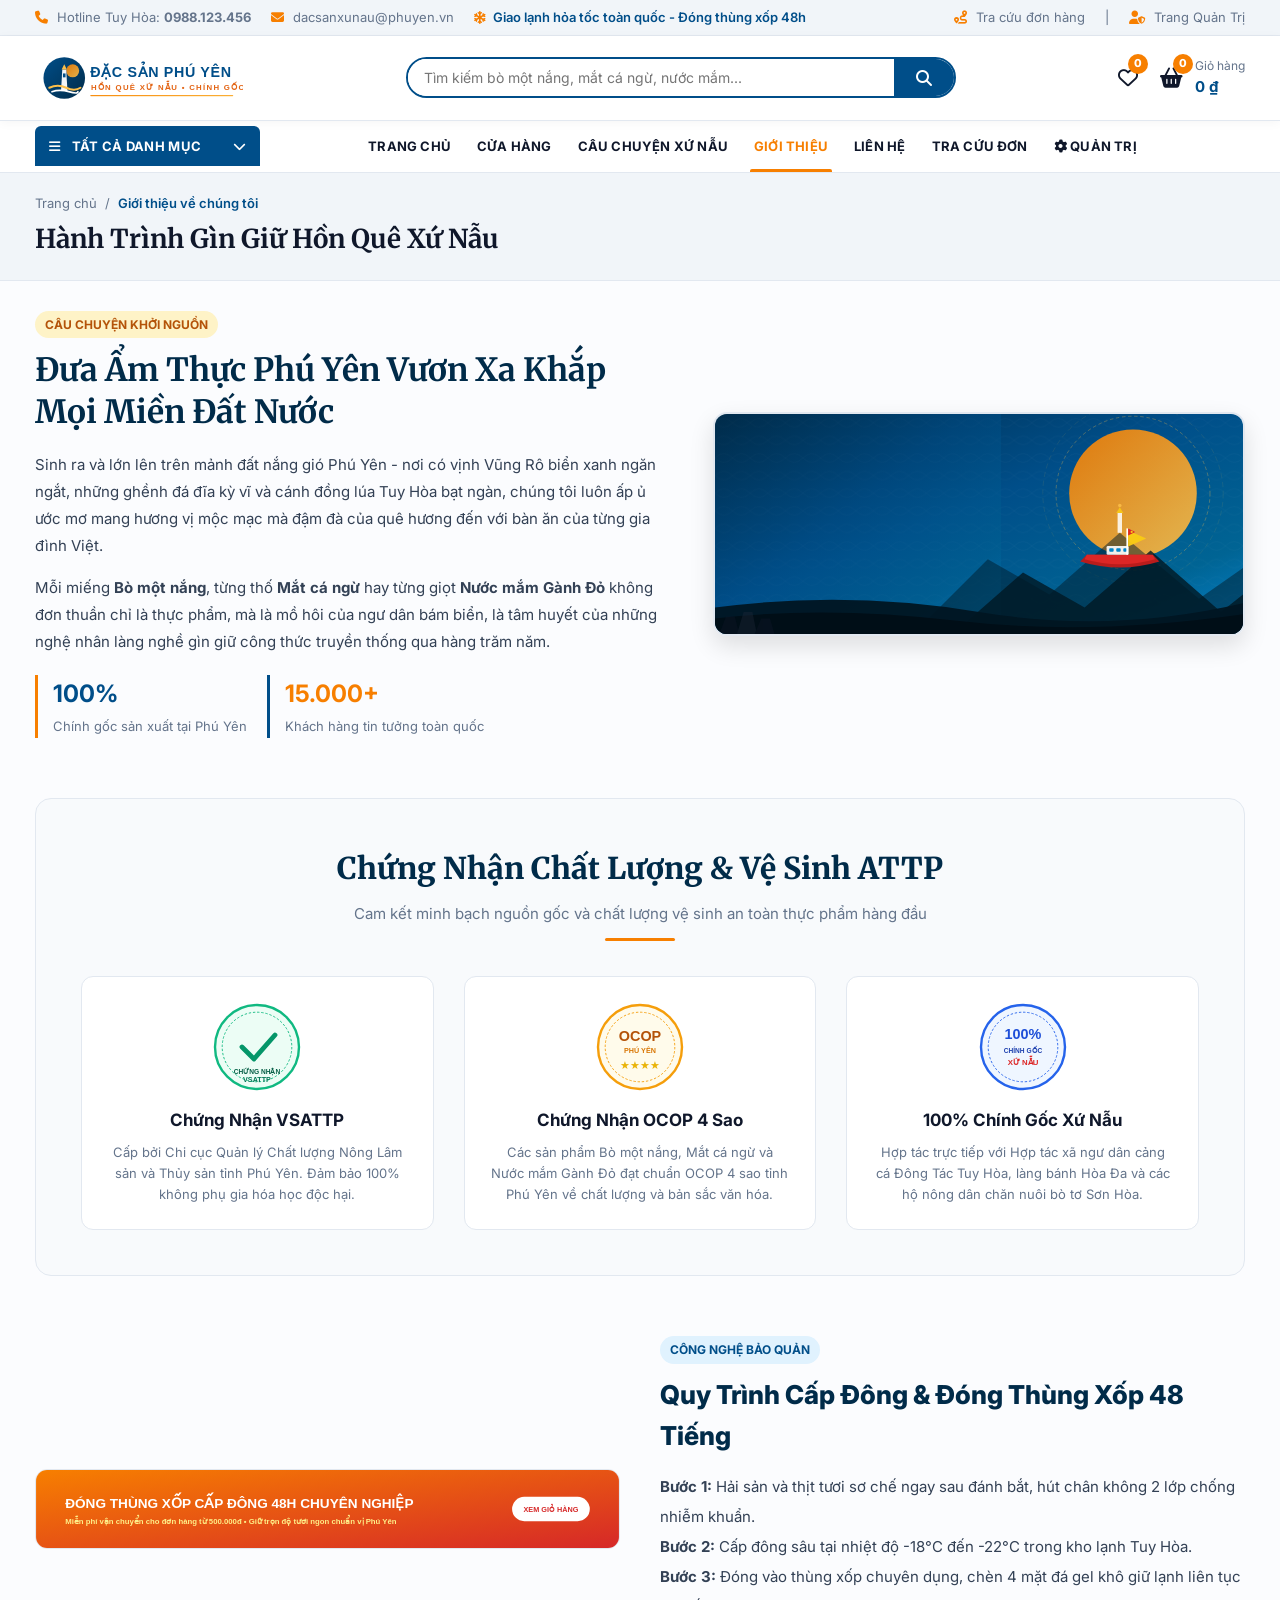
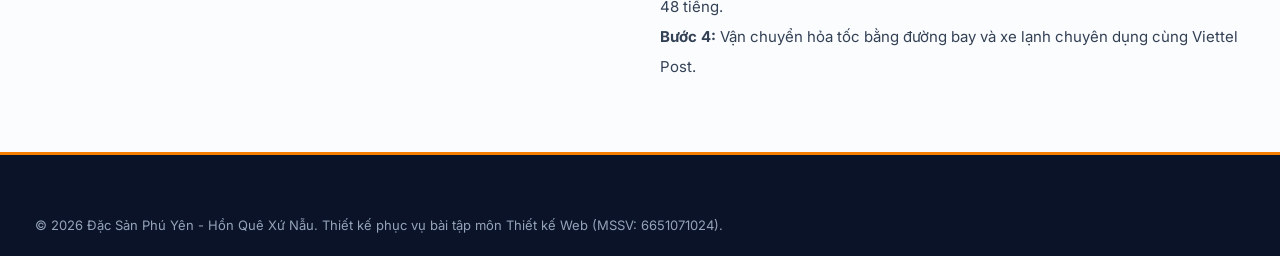
<file: about.html>
<!DOCTYPE html>
<html lang="vi">
<head>
  <meta charset="UTF-8">
  <meta name="viewport" content="width=device-width, initial-scale=1.0">
  <title>Về Chúng Tôi | Thương Hiệu Đặc Sản Phú Yên</title>
  <meta name="description" content="Hành trình giữ gìn và phát triển đặc sản xứ Nẫu Phú Yên. Chứng nhận VSATTP, OCOP 4 sao và sứ mệnh mang hương vị miền Trung đến mọi miền Tổ quốc.">
  <link rel="icon" type="image/svg+xml" href="Images/logo.svg">
  <link rel="preconnect" href="https://fonts.googleapis.com">
  <link rel="preconnect" href="https://fonts.gstatic.com" crossorigin>
  <link href="https://fonts.googleapis.com/css2?family=Inter:wght@400;500;600;700;800;900&family=Merriweather:ital,wght@0,700;0,900;1,400&display=swap" rel="stylesheet">
  <link rel="stylesheet" href="https://cdnjs.cloudflare.com/ajax/libs/font-awesome/6.4.2/css/all.min.css">
  <link rel="stylesheet" href="Styles/style.css">
  <link rel="stylesheet" href="Styles/responsive.css">
</head>
<body>

  <!-- TOP BAR -->
  <header class="top-bar">
    <div class="container">
      <div class="top-bar-left">
        <span><i class="fa-solid fa-phone"></i> Hotline Tuy Hòa: <strong>0988.123.456</strong></span>
        <span><i class="fa-solid fa-envelope"></i> dacsanxunau@phuyen.vn</span>
        <span class="top-bar-highlight"><i class="fa-solid fa-snowflake"></i> Giao lạnh hỏa tốc toàn quốc - Đóng thùng xốp 48h</span>
      </div>
      <div class="top-bar-right">
        <a href="order-tracking.html"><i class="fa-solid fa-route"></i> Tra cứu đơn hàng</a>
        <span>|</span>
        <a href="admin.html"><i class="fa-solid fa-user-shield"></i> Trang Quản Trị</a>
      </div>
    </div>
  </header>

  <!-- MAIN HEADER -->
  <div class="main-header">
    <div class="container">
      <div class="logo">
        <a href="index.html">
          <img src="Images/logo.svg" alt="Đặc Sản Phú Yên - Hồn Quê Xứ Nẫu">
        </a>
      </div>

      <div class="header-search">
        <form class="search-form" id="headerSearchForm">
          <input type="text" class="search-input" id="searchInput" placeholder="Tìm kiếm bò một nắng, mắt cá ngừ, nước mắm..." autocomplete="off">
          <button type="submit" class="search-btn"><i class="fa-solid fa-magnifying-glass"></i></button>
        </form>
        <div class="search-suggest" id="searchSuggestBox"></div>
      </div>

      <div class="header-actions">
        <a href="shop.html" class="action-item"><i class="fa-regular fa-heart"></i><span class="badge-count wishlist-badge-count">0</span></a>
        <a href="cart.html" class="cart-widget">
          <div class="action-item"><i class="fa-solid fa-basket-shopping"></i><span class="badge-count cart-badge-count">0</span></div>
          <div class="cart-info"><span>Giỏ hàng</span><span class="cart-total-price">0 đ</span></div>
        </a>
        <button class="mobile-menu-btn" id="mobileMenuBtn"><i class="fa-solid fa-bars"></i></button>
      </div>
    </div>
  </div>

  <!-- NAVIGATION BAR -->
  <nav class="main-nav">
    <div class="container">
      <div class="dept-menu">
        <button class="dept-btn" id="deptBtn">
          <span><i class="fa-solid fa-bars"></i> TẤT CẢ DANH MỤC</span>
          <i class="fa-solid fa-chevron-down"></i>
        </button>
        <ul class="dept-dropdown" id="deptDropdown">
          <li><a href="shop.html?cat=hai-san"><i class="fa-solid fa-fish"></i> Hải sản đặc trưng Phú Yên</a></li>
          <li><a href="shop.html?cat=thit-nui-rung"><i class="fa-solid fa-drumstick-bite"></i> Bò một nắng & Muối kiến vàng</a></li>
          <li><a href="shop.html?cat=gia-vi"><i class="fa-solid fa-mortar-pestle"></i> Nước mắm Gành Đỏ & Bánh tráng</a></li>
          <li><a href="shop.html?cat=banh-keo"><i class="fa-solid fa-cookie-bite"></i> Bánh phu thê & Quà vặt Xứ Nẫu</a></li>
          <li><a href="shop.html?cat=qua-bieu"><i class="fa-solid fa-gift"></i> Combo Quà biếu Thượng Hạng</a></li>
        </ul>
      </div>

      <ul class="nav-menu">
        <li><a href="index.html">Trang chủ</a></li>
        <li><a href="shop.html">Cửa hàng</a></li>
        <li><a href="blog.html">Câu chuyện Xứ Nẫu</a></li>
        <li class="active"><a href="about.html">Giới thiệu</a></li>
        <li><a href="contact.html">Liên hệ</a></li>
        <li><a href="order-tracking.html">Tra cứu đơn</a></li>
        <li><a href="admin.html"><i class="fa-solid fa-gear"></i> Quản trị</a></li>
      </ul>
    </div>
  </nav>

  <!-- BREADCRUMB -->
  <div class="page-header" style="padding: 20px 0; margin-bottom: 30px;">
    <div class="container">
      <div class="breadcrumb">
        <a href="index.html">Trang chủ</a>
        <span>/</span>
        <span class="current">Giới thiệu về chúng tôi</span>
      </div>
      <h1 style="font-size: 26px; margin-top: 5px;">Hành Trình Gìn Giữ Hồn Quê Xứ Nẫu</h1>
    </div>
  </div>

  <!-- ABOUT CONTENT -->
  <main class="container" style="margin-bottom: 70px;">
    <!-- Section 1: Giới thiệu thương hiệu -->
    <div style="display: grid; grid-template-columns: 1.2fr 1fr; gap: 40px; align-items: center; margin-bottom: 60px;">
      <div>
        <span class="badge badge-secondary" style="margin-bottom: 12px;">CÂU CHUYỆN KHỞI NGUỒN</span>
        <h2 style="font-family: var(--font-heading); font-size: 32px; color: var(--primary-dark); line-height: 1.3; margin-bottom: 18px;">
          Đưa Ẩm Thực Phú Yên Vươn Xa Khắp Mọi Miền Đất Nước
        </h2>
        <p style="font-size: 15px; color: #334155; line-height: 1.8; margin-bottom: 15px;">
          Sinh ra và lớn lên trên mảnh đất nắng gió Phú Yên - nơi có vịnh Vũng Rô biển xanh ngăn ngắt, những ghềnh đá đĩa kỳ vĩ và cánh đồng lúa Tuy Hòa bạt ngàn, chúng tôi luôn ấp ủ ước mơ mang hương vị mộc mạc mà đậm đà của quê hương đến với bàn ăn của từng gia đình Việt.
        </p>
        <p style="font-size: 15px; color: #334155; line-height: 1.8; margin-bottom: 20px;">
          Mỗi miếng <strong>Bò một nắng</strong>, từng thố <strong>Mắt cá ngừ</strong> hay từng giọt <strong>Nước mắm Gành Đỏ</strong> không đơn thuần chỉ là thực phẩm, mà là mồ hôi của ngư dân bám biển, là tâm huyết của những nghệ nhân làng nghề gìn giữ công thức truyền thống qua hàng trăm năm.
        </p>
        <div style="display: flex; gap: 20px;">
          <div style="border-left: 3px solid var(--secondary); padding-left: 15px;">
            <strong style="font-size: 24px; color: var(--primary); display: block;">100%</strong>
            <span style="font-size: 13px; color: var(--text-muted);">Chính gốc sản xuất tại Phú Yên</span>
          </div>
          <div style="border-left: 3px solid var(--primary); padding-left: 15px;">
            <strong style="font-size: 24px; color: var(--secondary); display: block;">15.000+</strong>
            <span style="font-size: 13px; color: var(--text-muted);">Khách hàng tin tưởng toàn quốc</span>
          </div>
        </div>
      </div>

      <div style="border-radius: 14px; overflow: hidden; box-shadow: var(--shadow-lg); border: 2px solid var(--border-color);">
        <img src="Images/hero-banner.svg" alt="Phú Yên quê tôi" style="width: 100%;">
      </div>
    </div>

    <!-- Section 2: Chứng Nhận & Tiêu Chuẩn Chất Lượng (Mục 3 & 5 của đề bài) -->
    <div style="background: #f8fafc; border-radius: 16px; border: 1px solid var(--border-color); padding: 45px; margin-bottom: 60px;">
      <div class="section-title">
        <h2>Chứng Nhận Chất Lượng & Vệ Sinh ATTP</h2>
        <p>Cam kết minh bạch nguồn gốc và chất lượng vệ sinh an toàn thực phẩm hàng đầu</p>
      </div>

      <div style="display: grid; grid-template-columns: repeat(3, 1fr); gap: 30px;">
        <div style="background: #fff; padding: 25px; border-radius: 12px; border: 1px solid var(--border-color); text-align: center;">
          <img src="Images/cert-vsattp.svg" alt="VSATTP" style="width: 90px; height: 90px; margin: 0 auto 15px;">
          <h3 style="font-size: 17px; font-weight: 700; color: var(--dark); margin-bottom: 8px;">Chứng Nhận VSATTP</h3>
          <p style="font-size: 13px; color: var(--text-muted); line-height: 1.6;">
            Cấp bởi Chi cục Quản lý Chất lượng Nông Lâm sản và Thủy sản tỉnh Phú Yên. Đảm bảo 100% không phụ gia hóa học độc hại.
          </p>
        </div>

        <div style="background: #fff; padding: 25px; border-radius: 12px; border: 1px solid var(--border-color); text-align: center;">
          <img src="Images/cert-ocop.svg" alt="OCOP 4 Sao" style="width: 90px; height: 90px; margin: 0 auto 15px;">
          <h3 style="font-size: 17px; font-weight: 700; color: var(--dark); margin-bottom: 8px;">Chứng Nhận OCOP 4 Sao</h3>
          <p style="font-size: 13px; color: var(--text-muted); line-height: 1.6;">
            Các sản phẩm Bò một nắng, Mắt cá ngừ và Nước mắm Gành Đỏ đạt chuẩn OCOP 4 sao tỉnh Phú Yên về chất lượng và bản sắc văn hóa.
          </p>
        </div>

        <div style="background: #fff; padding: 25px; border-radius: 12px; border: 1px solid var(--border-color); text-align: center;">
          <img src="Images/cert-origin.svg" alt="100% Chính Gốc" style="width: 90px; height: 90px; margin: 0 auto 15px;">
          <h3 style="font-size: 17px; font-weight: 700; color: var(--dark); margin-bottom: 8px;">100% Chính Gốc Xứ Nẫu</h3>
          <p style="font-size: 13px; color: var(--text-muted); line-height: 1.6;">
            Hợp tác trực tiếp với Hợp tác xã ngư dân cảng cá Đông Tác Tuy Hòa, làng bánh Hòa Đa và các hộ nông dân chăn nuôi bò tơ Sơn Hòa.
          </p>
        </div>
      </div>
    </div>

    <!-- Section 3: Quy trình đóng thùng xốp cấp đông 48h -->
    <div style="display: grid; grid-template-columns: 1fr 1fr; gap: 40px; align-items: center;">
      <div style="border-radius: 12px; overflow: hidden; border: 1px solid var(--border-color);">
        <img src="Images/banner-free-shipping.svg" alt="Quy trình cấp đông" style="width: 100%;">
      </div>

      <div>
        <span class="badge badge-primary" style="margin-bottom: 10px;">CÔNG NGHỆ BẢO QUẢN</span>
        <h2 style="font-size: 26px; color: var(--primary-dark); font-weight: 800; margin-bottom: 15px;">
          Quy Trình Cấp Đông & Đóng Thùng Xốp 48 Tiếng
        </h2>
        <ul style="font-size: 15px; line-height: 2; color: #334155;">
          <li><strong>Bước 1:</strong> Hải sản và thịt tươi sơ chế ngay sau đánh bắt, hút chân không 2 lớp chống nhiễm khuẩn.</li>
          <li><strong>Bước 2:</strong> Cấp đông sâu tại nhiệt độ -18°C đến -22°C trong kho lạnh Tuy Hòa.</li>
          <li><strong>Bước 3:</strong> Đóng vào thùng xốp chuyên dụng, chèn 4 mặt đá gel khô giữ lạnh liên tục 48 tiếng.</li>
          <li><strong>Bước 4:</strong> Vận chuyển hỏa tốc bằng đường bay và xe lạnh chuyên dụng cùng Viettel Post.</li>
        </ul>
      </div>
    </div>
  </main>

  <!-- FOOTER -->
  <footer class="main-footer">
    <div class="container">
      <div class="footer-bottom" style="border: none; padding: 0; text-align: center;">
        <p>© 2026 Đặc Sản Phú Yên - Hồn Quê Xứ Nẫu. Thiết kế phục vụ bài tập môn Thiết kế Web (MSSV: 6651071024).</p>
      </div>
    </div>
  </footer>

  <script src="Scripts/products-data.js"></script>
  <script src="Scripts/main.js"></script>
</body>
</html>
</file>
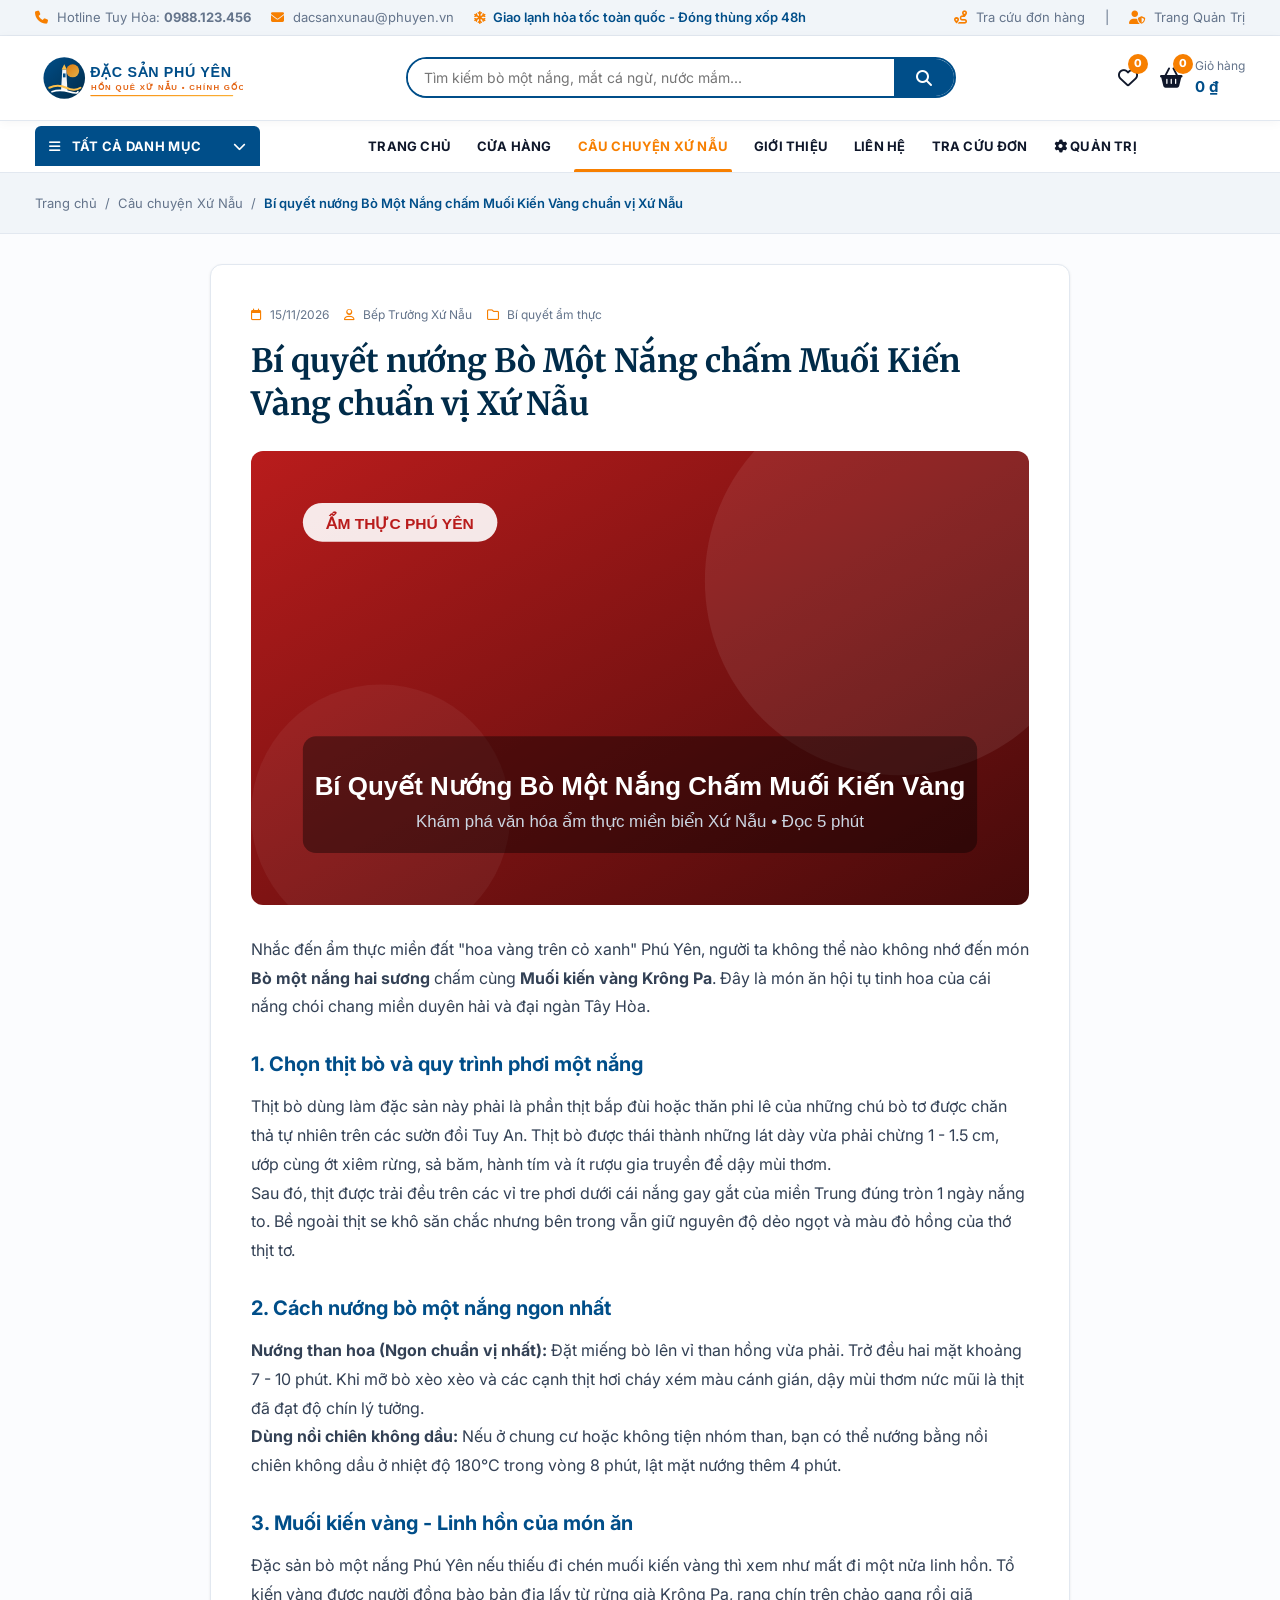
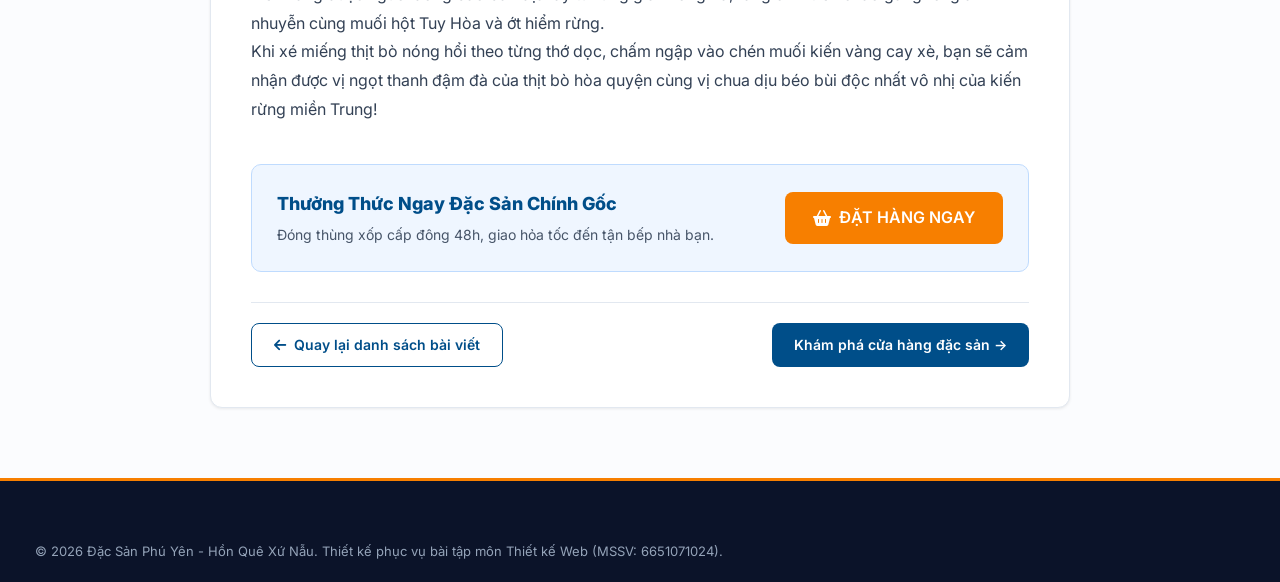
<file: blog-detail.html>
<!DOCTYPE html>
<html lang="vi">
<head>
  <meta charset="UTF-8">
  <meta name="viewport" content="width=device-width, initial-scale=1.0">
  <title>Chi Tiết Bài Viết | Câu Chuyện Xứ Nẫu Phú Yên</title>
  <meta name="description" content="Khám phá chi tiết công thức nấu nướng và câu chuyện văn hóa ẩm thực đặc sản tỉnh Phú Yên.">
  <link rel="icon" type="image/svg+xml" href="Images/logo.svg">
  <link rel="preconnect" href="https://fonts.googleapis.com">
  <link rel="preconnect" href="https://fonts.gstatic.com" crossorigin>
  <link href="https://fonts.googleapis.com/css2?family=Inter:wght@400;500;600;700;800;900&family=Merriweather:ital,wght@0,700;0,900;1,400&display=swap" rel="stylesheet">
  <link rel="stylesheet" href="https://cdnjs.cloudflare.com/ajax/libs/font-awesome/6.4.2/css/all.min.css">
  <link rel="stylesheet" href="Styles/style.css">
  <link rel="stylesheet" href="Styles/responsive.css">
</head>
<body>

  <!-- TOP BAR -->
  <header class="top-bar">
    <div class="container">
      <div class="top-bar-left">
        <span><i class="fa-solid fa-phone"></i> Hotline Tuy Hòa: <strong>0988.123.456</strong></span>
        <span><i class="fa-solid fa-envelope"></i> dacsanxunau@phuyen.vn</span>
        <span class="top-bar-highlight"><i class="fa-solid fa-snowflake"></i> Giao lạnh hỏa tốc toàn quốc - Đóng thùng xốp 48h</span>
      </div>
      <div class="top-bar-right">
        <a href="order-tracking.html"><i class="fa-solid fa-route"></i> Tra cứu đơn hàng</a>
        <span>|</span>
        <a href="admin.html"><i class="fa-solid fa-user-shield"></i> Trang Quản Trị</a>
      </div>
    </div>
  </header>

  <!-- MAIN HEADER -->
  <div class="main-header">
    <div class="container">
      <div class="logo">
        <a href="index.html">
          <img src="Images/logo.svg" alt="Đặc Sản Phú Yên - Hồn Quê Xứ Nẫu">
        </a>
      </div>

      <div class="header-search">
        <form class="search-form" id="headerSearchForm">
          <input type="text" class="search-input" id="searchInput" placeholder="Tìm kiếm bò một nắng, mắt cá ngừ, nước mắm..." autocomplete="off">
          <button type="submit" class="search-btn"><i class="fa-solid fa-magnifying-glass"></i></button>
        </form>
        <div class="search-suggest" id="searchSuggestBox"></div>
      </div>

      <div class="header-actions">
        <a href="shop.html" class="action-item"><i class="fa-regular fa-heart"></i><span class="badge-count wishlist-badge-count">0</span></a>
        <a href="cart.html" class="cart-widget">
          <div class="action-item"><i class="fa-solid fa-basket-shopping"></i><span class="badge-count cart-badge-count">0</span></div>
          <div class="cart-info"><span>Giỏ hàng</span><span class="cart-total-price">0 đ</span></div>
        </a>
      </div>
    </div>
  </div>

  <!-- NAVIGATION BAR -->
  <nav class="main-nav">
    <div class="container">
      <div class="dept-menu">
        <button class="dept-btn" id="deptBtn">
          <span><i class="fa-solid fa-bars"></i> TẤT CẢ DANH MỤC</span>
          <i class="fa-solid fa-chevron-down"></i>
        </button>
        <ul class="dept-dropdown" id="deptDropdown">
          <li><a href="shop.html?cat=hai-san"><i class="fa-solid fa-fish"></i> Hải sản đặc trưng Phú Yên</a></li>
          <li><a href="shop.html?cat=thit-nui-rung"><i class="fa-solid fa-drumstick-bite"></i> Bò một nắng & Muối kiến vàng</a></li>
          <li><a href="shop.html?cat=gia-vi"><i class="fa-solid fa-mortar-pestle"></i> Nước mắm Gành Đỏ & Bánh tráng</a></li>
          <li><a href="shop.html?cat=banh-keo"><i class="fa-solid fa-cookie-bite"></i> Bánh phu thê & Quà vặt Xứ Nẫu</a></li>
          <li><a href="shop.html?cat=qua-bieu"><i class="fa-solid fa-gift"></i> Combo Quà biếu Thượng Hạng</a></li>
        </ul>
      </div>

      <ul class="nav-menu">
        <li><a href="index.html">Trang chủ</a></li>
        <li><a href="shop.html">Cửa hàng</a></li>
        <li class="active"><a href="blog.html">Câu chuyện Xứ Nẫu</a></li>
        <li><a href="about.html">Giới thiệu</a></li>
        <li><a href="contact.html">Liên hệ</a></li>
        <li><a href="order-tracking.html">Tra cứu đơn</a></li>
        <li><a href="admin.html"><i class="fa-solid fa-gear"></i> Quản trị</a></li>
      </ul>
    </div>
  </nav>

  <!-- BREADCRUMB -->
  <div class="page-header" style="padding: 20px 0; margin-bottom: 30px;">
    <div class="container">
      <div class="breadcrumb">
        <a href="index.html">Trang chủ</a>
        <span>/</span>
        <a href="blog.html">Câu chuyện Xứ Nẫu</a>
        <span>/</span>
        <span class="current" id="blogDetailBreadcrumb">Chi tiết bài viết</span>
      </div>
    </div>
  </div>

  <!-- MAIN ARTICLE -->
  <main class="container" style="margin-bottom: 70px;">
    <div style="max-width: 860px; margin: 0 auto; background: #fff; padding: 40px; border-radius: 12px; border: 1px solid var(--border-color); box-shadow: var(--shadow-sm);">
      <div class="blog-meta" style="margin-bottom: 15px;">
        <span id="articleDate"><i class="fa-regular fa-calendar"></i> 15/11/2026</span>
        <span id="articleAuthor"><i class="fa-regular fa-user"></i> Bếp Trưởng Xứ Nẫu</span>
        <span id="articleCategory"><i class="fa-regular fa-folder"></i> Ẩm Thực Phú Yên</span>
      </div>

      <h1 id="articleTitle" style="font-family: var(--font-heading); font-size: 32px; color: var(--primary-dark); line-height: 1.35; margin-bottom: 25px;">
        Bí quyết nướng Bò Một Nắng chấm Muối Kiến Vàng chuẩn vị Xứ Nẫu
      </h1>

      <div style="border-radius: 12px; overflow: hidden; margin-bottom: 30px;">
        <img id="articleImage" src="Images/blog-bo-mot-nang.svg" alt="Hình ảnh bài viết" style="width: 100%;">
      </div>

      <!-- Article Rich Content -->
      <div id="articleBody" style="font-size: 16px; line-height: 1.8; color: #334155;">
        <!-- Injected via JavaScript -->
      </div>

      <!-- Call to Action Box inside Article -->
      <div style="margin-top: 40px; background: #eff6ff; border: 1.5px solid #bfdbfe; border-radius: 10px; padding: 25px; display: flex; align-items: center; justify-content: space-between; flex-wrap: wrap; gap: 20px;">
        <div>
          <h3 style="font-size: 18px; color: var(--primary); font-weight: 800; margin-bottom: 5px;">Thưởng Thức Ngay Đặc Sản Chính Gốc</h3>
          <p style="font-size: 14px; color: #475569; margin: 0;">Đóng thùng xốp cấp đông 48h, giao hỏa tốc đến tận bếp nhà bạn.</p>
        </div>
        <a href="shop.html" class="btn btn-secondary btn-lg">
          <i class="fa-solid fa-basket-shopping"></i> ĐẶT HÀNG NGAY
        </a>
      </div>

      <!-- Back to blog list -->
      <div style="margin-top: 30px; border-top: 1px solid var(--border-color); padding-top: 20px; display: flex; justify-content: space-between;">
        <a href="blog.html" class="btn btn-outline"><i class="fa-solid fa-arrow-left"></i> Quay lại danh sách bài viết</a>
        <a href="shop.html" class="btn btn-primary">Khám phá cửa hàng đặc sản →</a>
      </div>
    </div>
  </main>

  <!-- FOOTER -->
  <footer class="main-footer">
    <div class="container">
      <div class="footer-bottom" style="border: none; padding: 0; text-align: center;">
        <p>© 2026 Đặc Sản Phú Yên - Hồn Quê Xứ Nẫu. Thiết kế phục vụ bài tập môn Thiết kế Web (MSSV: 6651071024).</p>
      </div>
    </div>
  </footer>

  <script src="Scripts/products-data.js"></script>
  <script src="Scripts/main.js"></script>
  <script>
    const ARTICLES = {
      '1': {
        title: 'Bí quyết nướng Bò Một Nắng chấm Muối Kiến Vàng chuẩn vị Xứ Nẫu',
        date: '15/11/2026',
        author: 'Bếp Trưởng Xứ Nẫu',
        category: 'Bí quyết ẩm thực',
        image: 'Images/blog-bo-mot-nang.svg',
        content: `
          <p>Nhắc đến ẩm thực miền đất "hoa vàng trên cỏ xanh" Phú Yên, người ta không thể nào không nhớ đến món <strong>Bò một nắng hai sương</strong> chấm cùng <strong>Muối kiến vàng Krông Pa</strong>. Đây là món ăn hội tụ tinh hoa của cái nắng chói chang miền duyên hải và đại ngàn Tây Hòa.</p>

          <h3 style="font-size: 20px; color: #004e89; margin: 25px 0 10px;">1. Chọn thịt bò và quy trình phơi một nắng</h3>
          <p>Thịt bò dùng làm đặc sản này phải là phần thịt bắp đùi hoặc thăn phi lê của những chú bò tơ được chăn thả tự nhiên trên các sườn đồi Tuy An. Thịt bò được thái thành những lát dày vừa phải chừng 1 - 1.5 cm, ướp cùng ớt xiêm rừng, sả băm, hành tím và ít rượu gia truyền để dậy mùi thơm.</p>
          <p>Sau đó, thịt được trải đều trên các vỉ tre phơi dưới cái nắng gay gắt của miền Trung đúng tròn 1 ngày nắng to. Bề ngoài thịt se khô săn chắc nhưng bên trong vẫn giữ nguyên độ dẻo ngọt và màu đỏ hồng của thớ thịt tơ.</p>

          <h3 style="font-size: 20px; color: #004e89; margin: 25px 0 10px;">2. Cách nướng bò một nắng ngon nhất</h3>
          <p><strong>Nướng than hoa (Ngon chuẩn vị nhất):</strong> Đặt miếng bò lên vỉ than hồng vừa phải. Trở đều hai mặt khoảng 7 - 10 phút. Khi mỡ bò xèo xèo và các cạnh thịt hơi cháy xém màu cánh gián, dậy mùi thơm nức mũi là thịt đã đạt độ chín lý tưởng.</p>
          <p><strong>Dùng nồi chiên không dầu:</strong> Nếu ở chung cư hoặc không tiện nhóm than, bạn có thể nướng bằng nồi chiên không dầu ở nhiệt độ 180°C trong vòng 8 phút, lật mặt nướng thêm 4 phút.</p>

          <h3 style="font-size: 20px; color: #004e89; margin: 25px 0 10px;">3. Muối kiến vàng - Linh hồn của món ăn</h3>
          <p>Đặc sản bò một nắng Phú Yên nếu thiếu đi chén muối kiến vàng thì xem như mất đi một nửa linh hồn. Tổ kiến vàng được người đồng bào bản địa lấy từ rừng già Krông Pa, rang chín trên chảo gang rồi giã nhuyễn cùng muối hột Tuy Hòa và ớt hiểm rừng.</p>
          <p>Khi xé miếng thịt bò nóng hổi theo từng thớ dọc, chấm ngập vào chén muối kiến vàng cay xè, bạn sẽ cảm nhận được vị ngọt thanh đậm đà của thịt bò hòa quyện cùng vị chua dịu béo bùi độc nhất vô nhị của kiến rừng miền Trung!</p>
        `
      },
      '2': {
        title: 'Mắt cá ngừ đại dương - Đèn pha biển cả và cách nấu tiềm thố đất',
        date: '12/11/2026',
        author: 'Ngư Dân Tuy Hòa',
        category: 'Hải sản Tuy Hòa',
        image: 'Images/blog-mat-ca-ngu.svg',
        content: `
          <p>Phú Yên tự hào là cái nôi của nghề câu cá ngừ đại dương Việt Nam. Trong các phần của con cá ngừ, <strong>mắt cá ngừ đại dương</strong> (được ngư dân ví von là "đèn pha của biển cả") là món ăn bổ dưỡng và độc đáo bậc nhất.</p>

          <h3 style="font-size: 20px; color: #004e89; margin: 25px 0 10px;">1. Giá trị dinh dưỡng vượt trội</h3>
          <p>Mỗi mắt cá ngừ nặng từ 100g đến 200g, chứa hàm lượng cực kỳ dồi dào axit béo Omega-3, DHA tốt cho trí não và thị lực. Đặc biệt lớp mỡ cầu mắt béo ngậy thanh mát tự nhiên mà không gây cảm giác ngấy.</p>

          <h3 style="font-size: 20px; color: #004e89; margin: 25px 0 10px;">2. Công thức tiềm thố đất thuốc bắc chuẩn vị</h3>
          <p><strong>Sơ chế khử tanh:</strong> Mắt cá sau khi rã đông tự nhiên, rửa sạch qua rượu trắng và gừng giã nhuyễn rồi chần sơ qua nước sôi chừng 1 phút.</p>
          <p><strong>Xếp vào thố đất nung:</strong> Cho mắt cá vào thố đất, ướp cùng kỷ tử, táo đỏ, sâm quy, gừng sợi, tiêu hạt Phú Yên và vài lát ớt hiểm đỏ. Thêm chút nước dùng hầm từ xương.</p>
          <p><strong>Hấp cách thủy:</strong> Đậy kín nắp thố đất, hấp cách thủy trong khoảng 25 - 30 phút cho mắt cá ngấm đều vị thuốc bắc.</p>
          <p>Món ăn khi bưng ra bàn phải còn sôi sùng sục trong thố đất, ăn kèm với rau tía tô xắt mỏng và bánh tráng nướng giòn rụm.</p>
        `
      },
      '3': {
        title: 'Làng nghề nước mắm Gành Đỏ hơn 100 năm tuổi sóng gió miền duyên hải',
        date: '08/11/2026',
        author: 'Ban Văn Hóa',
        category: 'Làng nghề truyền thống',
        image: 'Images/blog-ganh-do.svg',
        content: `
          <p>Nằm dọc theo vịnh Xuân Đài hiền hòa thuộc thị xã Sông Cầu, <strong>làng nghề nước mắm Gành Đỏ</strong> đã tồn tại và phát triển qua hơn một thế kỷ, là niềm tự hào của bao thế hệ ngư dân Phú Yên.</p>
          <h3 style="font-size: 20px; color: #004e89; margin: 25px 0 10px;">Bí quyết ủ chượp từ cá cơm than và muối Tuy Hòa</h3>
          <p>Nước mắm Gành Đỏ chỉ chọn duy nhất loại cá cơm than tươi rói vừa kéo lưới từ biển khơi. Cá được ủ cùng hạt muối biển Tuy Hòa trắng tinh khiết trong những thùng gỗ mít cổ thụ theo tỷ lệ vàng 3 cá 1 muối.</p>
          <p>Quá trình ủ chượp kéo dài từ 12 đến 18 tháng ròng rã dưới cái nắng gió nhiệt đới, tạo nên những giọt nước mắm có màu hổ phách trong vắt, độ đạm tự nhiên lên tới 40 độ, hậu vị ngọt sâu lắng nơi đầu lưỡi.</p>
        `
      },
      '4': {
        title: 'Cẩm nang du lịch Phú Yên: Ăn gì, chơi ở đâu và mua gì làm quà biếu?',
        date: '02/11/2026',
        author: 'Ban Văn Hóa',
        category: 'Cẩm nang du lịch',
        image: 'Images/blog-du-lich.svg',
        content: `
          <p>Phú Yên - vùng đất duyên hải Nam Trung Bộ quyến rũ du khách bởi vẻ đẹp hoang sơ của Gành Đá Đĩa kỳ vĩ, ngọn hải đăng Đại Lãnh đón ánh bình minh đầu tiên của Tổ quốc và bãi Xép thơ mộng.</p>
          <h3 style="font-size: 20px; color: #004e89; margin: 25px 0 10px;">Top 5 đặc sản nhất định phải mua về làm quà:</h3>
          <ul style="line-height: 2; margin-left: 20px;">
            <li><strong>Bò một nắng hai sương & Muối kiến vàng:</strong> Món quà biếu thượng hạng dành tặng gia đình và đồng nghiệp.</li>
            <li><strong>Mắt cá ngừ đại dương:</strong> Đóng thùng xốp cấp đông xách tay lên máy bay dễ dàng.</li>
            <li><strong>Nước mắm Gành Đỏ:</strong> Thơm lừng vị biển quê hương.</li>
            <li><strong>Bánh tráng Hòa Đa:</strong> Dẻo dai tráng tay truyền thống.</li>
            <li><strong>Bánh phu thê lá dừa:</strong> Quà vặt ngọt ngào thanh mát.</li>
          </ul>
        `
      }
    };

    document.addEventListener('DOMContentLoaded', function() {
      const urlParams = new URLSearchParams(window.location.search);
      const articleId = urlParams.get('id') || '1';
      const art = ARTICLES[articleId] || ARTICLES['1'];

      document.title = `${art.title} - Đặc Sản Phú Yên`;
      document.getElementById('blogDetailBreadcrumb').textContent = art.title;
      document.getElementById('articleTitle').textContent = art.title;
      document.getElementById('articleDate').innerHTML = `<i class="fa-regular fa-calendar"></i> ${art.date}`;
      document.getElementById('articleAuthor').innerHTML = `<i class="fa-regular fa-user"></i> ${art.author}`;
      document.getElementById('articleCategory').innerHTML = `<i class="fa-regular fa-folder"></i> ${art.category}`;
      document.getElementById('articleImage').src = art.image;
      document.getElementById('articleBody').innerHTML = art.content;
    });
  </script>
</body>
</html>
</file>
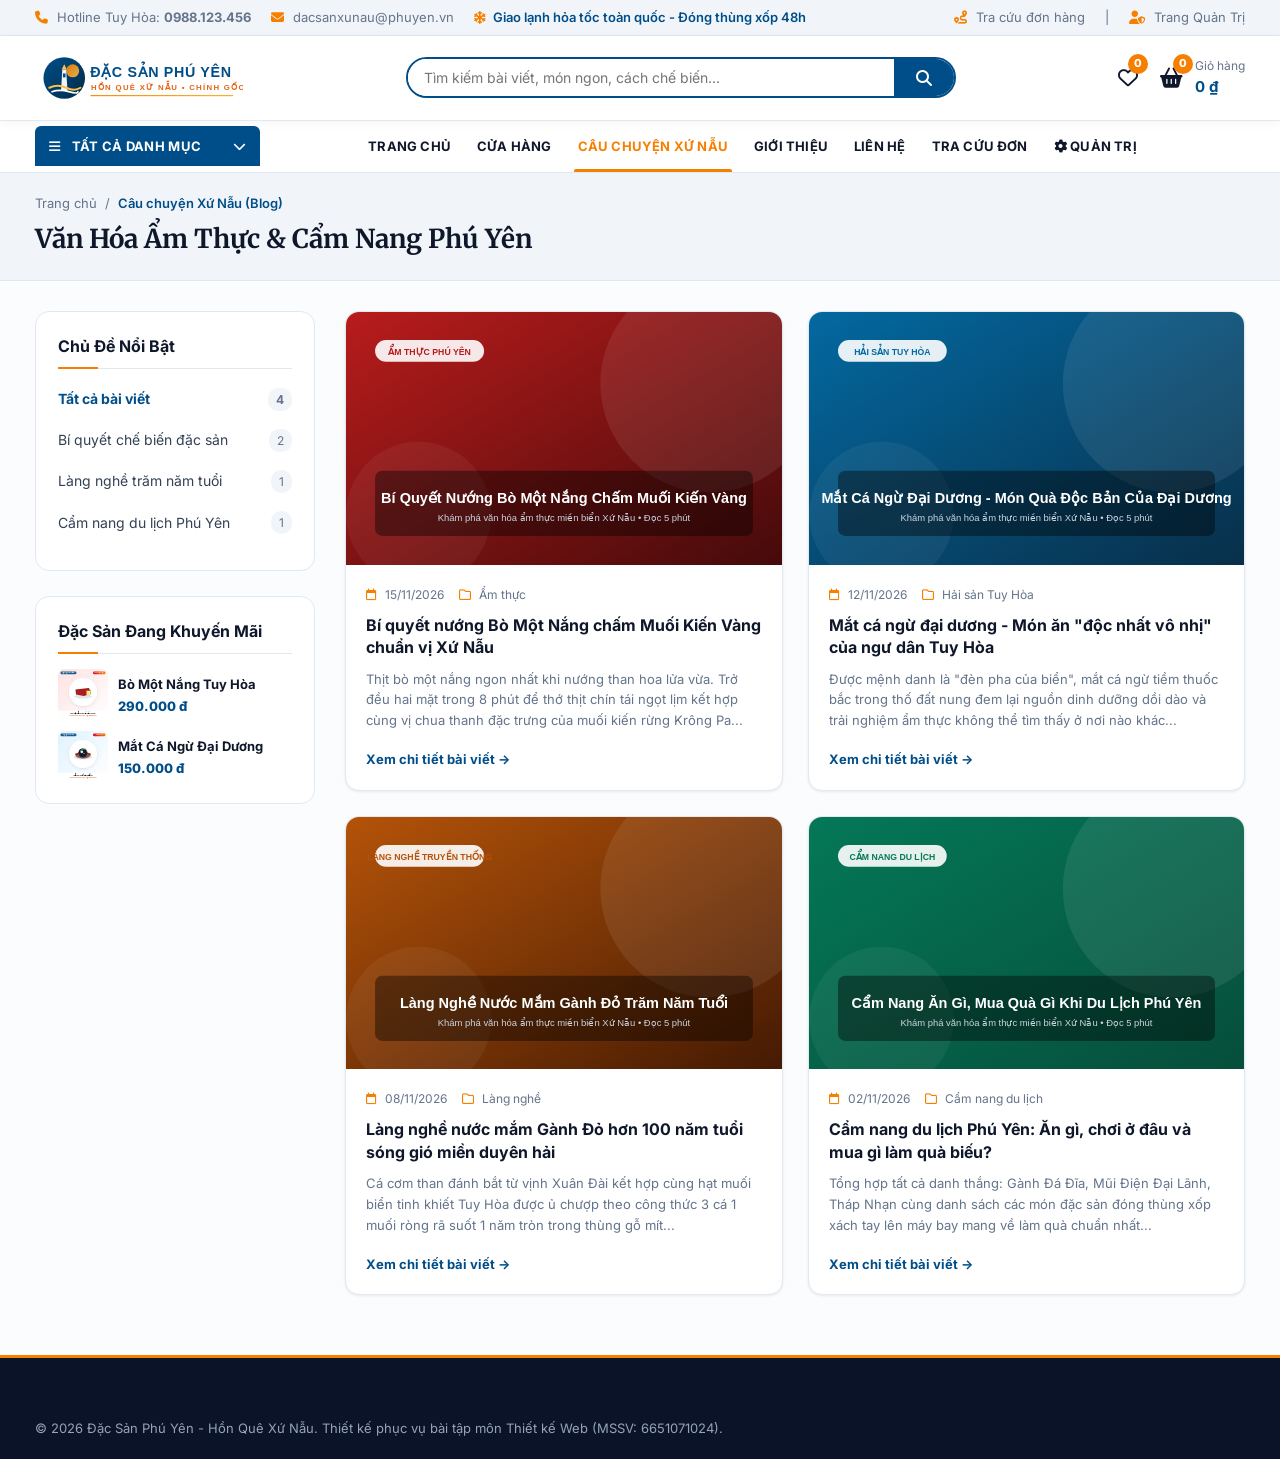
<file: blog.html>
<!DOCTYPE html>
<html lang="vi">
<head>
  <meta charset="UTF-8">
  <meta name="viewport" content="width=device-width, initial-scale=1.0">
  <title>Câu Chuyện Xứ Nẫu | Ẩm Thực & Văn Hóa Phú Yên</title>
  <meta name="description" content="Khám phá văn hóa ẩm thực Phú Yên, cẩm nang du lịch Tuy Hòa, cách nướng bò một nắng và nấu thố đất mắt cá ngừ.">
  <link rel="icon" type="image/svg+xml" href="Images/logo.svg">
  <link rel="preconnect" href="https://fonts.googleapis.com">
  <link rel="preconnect" href="https://fonts.gstatic.com" crossorigin>
  <link href="https://fonts.googleapis.com/css2?family=Inter:wght@400;500;600;700;800;900&family=Merriweather:ital,wght@0,700;0,900;1,400&display=swap" rel="stylesheet">
  <link rel="stylesheet" href="https://cdnjs.cloudflare.com/ajax/libs/font-awesome/6.4.2/css/all.min.css">
  <link rel="stylesheet" href="Styles/style.css">
  <link rel="stylesheet" href="Styles/responsive.css">
</head>
<body>

  <!-- TOP BAR -->
  <header class="top-bar">
    <div class="container">
      <div class="top-bar-left">
        <span><i class="fa-solid fa-phone"></i> Hotline Tuy Hòa: <strong>0988.123.456</strong></span>
        <span><i class="fa-solid fa-envelope"></i> dacsanxunau@phuyen.vn</span>
        <span class="top-bar-highlight"><i class="fa-solid fa-snowflake"></i> Giao lạnh hỏa tốc toàn quốc - Đóng thùng xốp 48h</span>
      </div>
      <div class="top-bar-right">
        <a href="order-tracking.html"><i class="fa-solid fa-route"></i> Tra cứu đơn hàng</a>
        <span>|</span>
        <a href="admin.html"><i class="fa-solid fa-user-shield"></i> Trang Quản Trị</a>
      </div>
    </div>
  </header>

  <!-- MAIN HEADER -->
  <div class="main-header">
    <div class="container">
      <div class="logo">
        <a href="index.html">
          <img src="Images/logo.svg" alt="Đặc Sản Phú Yên - Hồn Quê Xứ Nẫu">
        </a>
      </div>

      <div class="header-search">
        <form class="search-form" id="headerSearchForm">
          <input type="text" class="search-input" id="searchInput" placeholder="Tìm kiếm bài viết, món ngon, cách chế biến..." autocomplete="off">
          <button type="submit" class="search-btn"><i class="fa-solid fa-magnifying-glass"></i></button>
        </form>
        <div class="search-suggest" id="searchSuggestBox"></div>
      </div>

      <div class="header-actions">
        <a href="shop.html" class="action-item"><i class="fa-regular fa-heart"></i><span class="badge-count wishlist-badge-count">0</span></a>
        <a href="cart.html" class="cart-widget">
          <div class="action-item"><i class="fa-solid fa-basket-shopping"></i><span class="badge-count cart-badge-count">0</span></div>
          <div class="cart-info"><span>Giỏ hàng</span><span class="cart-total-price">0 đ</span></div>
        </a>
        <button class="mobile-menu-btn" id="mobileMenuBtn"><i class="fa-solid fa-bars"></i></button>
      </div>
    </div>
  </div>

  <!-- NAVIGATION BAR -->
  <nav class="main-nav">
    <div class="container">
      <div class="dept-menu">
        <button class="dept-btn" id="deptBtn">
          <span><i class="fa-solid fa-bars"></i> TẤT CẢ DANH MỤC</span>
          <i class="fa-solid fa-chevron-down"></i>
        </button>
        <ul class="dept-dropdown" id="deptDropdown">
          <li><a href="shop.html?cat=hai-san"><i class="fa-solid fa-fish"></i> Hải sản đặc trưng Phú Yên</a></li>
          <li><a href="shop.html?cat=thit-nui-rung"><i class="fa-solid fa-drumstick-bite"></i> Bò một nắng & Muối kiến vàng</a></li>
          <li><a href="shop.html?cat=gia-vi"><i class="fa-solid fa-mortar-pestle"></i> Nước mắm Gành Đỏ & Bánh tráng</a></li>
          <li><a href="shop.html?cat=banh-keo"><i class="fa-solid fa-cookie-bite"></i> Bánh phu thê & Quà vặt Xứ Nẫu</a></li>
          <li><a href="shop.html?cat=qua-bieu"><i class="fa-solid fa-gift"></i> Combo Quà biếu Thượng Hạng</a></li>
        </ul>
      </div>

      <ul class="nav-menu">
        <li><a href="index.html">Trang chủ</a></li>
        <li><a href="shop.html">Cửa hàng</a></li>
        <li class="active"><a href="blog.html">Câu chuyện Xứ Nẫu</a></li>
        <li><a href="about.html">Giới thiệu</a></li>
        <li><a href="contact.html">Liên hệ</a></li>
        <li><a href="order-tracking.html">Tra cứu đơn</a></li>
        <li><a href="admin.html"><i class="fa-solid fa-gear"></i> Quản trị</a></li>
      </ul>
    </div>
  </nav>

  <!-- BREADCRUMB -->
  <div class="page-header" style="padding: 20px 0; margin-bottom: 30px;">
    <div class="container">
      <div class="breadcrumb">
        <a href="index.html">Trang chủ</a>
        <span>/</span>
        <span class="current">Câu chuyện Xứ Nẫu (Blog)</span>
      </div>
      <h1 style="font-size: 26px; margin-top: 5px;">Văn Hóa Ẩm Thực & Cẩm Nang Phú Yên</h1>
    </div>
  </div>

  <!-- BLOG MAIN CONTENT -->
  <main class="container" style="margin-bottom: 60px;">
    <div class="shop-layout">
      <!-- SIDEBAR -->
      <aside class="shop-sidebar">
        <div class="sidebar-widget">
          <h3 class="widget-title">Chủ Đề Nổi Bật</h3>
          <ul class="widget-cat-list">
            <li class="active"><a href="#">Tất cả bài viết <span class="count">4</span></a></li>
            <li><a href="#">Bí quyết chế biến đặc sản <span class="count">2</span></a></li>
            <li><a href="#">Làng nghề trăm năm tuổi <span class="count">1</span></a></li>
            <li><a href="#">Cẩm nang du lịch Phú Yên <span class="count">1</span></a></li>
          </ul>
        </div>

        <div class="sidebar-widget">
          <h3 class="widget-title">Đặc Sản Đang Khuyến Mãi</h3>
          <div style="display: flex; flex-direction: column; gap: 12px;">
            <div style="display: flex; gap: 10px; align-items: center;">
              <img src="Images/sp-bo-mot-nang.svg" alt="Bò 1 nắng" style="width: 50px; height: 50px; border-radius: 6px; object-fit: cover;">
              <div>
                <a href="product-detail.html?id=sp-06" style="font-size: 13px; font-weight: 700; color: var(--dark);">Bò Một Nắng Tuy Hòa</a>
                <div style="color: var(--primary); font-weight: 800; font-size: 13px;">290.000 đ</div>
              </div>
            </div>
            <div style="display: flex; gap: 10px; align-items: center;">
              <img src="Images/sp-mat-ca-ngu.svg" alt="Mắt cá ngừ" style="width: 50px; height: 50px; border-radius: 6px; object-fit: cover;">
              <div>
                <a href="product-detail.html?id=sp-01" style="font-size: 13px; font-weight: 700; color: var(--dark);">Mắt Cá Ngừ Đại Dương</a>
                <div style="color: var(--primary); font-weight: 800; font-size: 13px;">150.000 đ</div>
              </div>
            </div>
          </div>
        </div>
      </aside>

      <!-- BLOG LIST -->
      <div>
        <div style="display: grid; grid-template-columns: 1fr 1fr; gap: 25px;">
          <!-- Bài 1 -->
          <article class="blog-card">
            <div class="blog-thumb">
              <a href="blog-detail.html?id=1"><img src="Images/blog-bo-mot-nang.svg" alt="Bí quyết nướng bò một nắng"></a>
            </div>
            <div class="blog-body">
              <div class="blog-meta">
                <span><i class="fa-regular fa-calendar"></i> 15/11/2026</span>
                <span><i class="fa-regular fa-folder"></i> Ẩm thực</span>
              </div>
              <h2 class="blog-title"><a href="blog-detail.html?id=1">Bí quyết nướng Bò Một Nắng chấm Muối Kiến Vàng chuẩn vị Xứ Nẫu</a></h2>
              <p class="blog-excerpt">
                Thịt bò một nắng ngon nhất khi nướng than hoa lửa vừa. Trở đều hai mặt trong 8 phút để thớ thịt chín tái ngọt lịm kết hợp cùng vị chua thanh đặc trưng của muối kiến rừng Krông Pa...
              </p>
              <a href="blog-detail.html?id=1" class="blog-link">Xem chi tiết bài viết →</a>
            </div>
          </article>

          <!-- Bài 2 -->
          <article class="blog-card">
            <div class="blog-thumb">
              <a href="blog-detail.html?id=2"><img src="Images/blog-mat-ca-ngu.svg" alt="Mắt cá ngừ đại dương"></a>
            </div>
            <div class="blog-body">
              <div class="blog-meta">
                <span><i class="fa-regular fa-calendar"></i> 12/11/2026</span>
                <span><i class="fa-regular fa-folder"></i> Hải sản Tuy Hòa</span>
              </div>
              <h2 class="blog-title"><a href="blog-detail.html?id=2">Mắt cá ngừ đại dương - Món ăn "độc nhất vô nhị" của ngư dân Tuy Hòa</a></h2>
              <p class="blog-excerpt">
                Được mệnh danh là "đèn pha của biển", mắt cá ngừ tiềm thuốc bắc trong thố đất nung đem lại nguồn dinh dưỡng dồi dào và trải nghiệm ẩm thực không thể tìm thấy ở nơi nào khác...
              </p>
              <a href="blog-detail.html?id=2" class="blog-link">Xem chi tiết bài viết →</a>
            </div>
          </article>

          <!-- Bài 3 -->
          <article class="blog-card">
            <div class="blog-thumb">
              <a href="blog-detail.html?id=3"><img src="Images/blog-ganh-do.svg" alt="Làng nghề nước mắm Gành Đỏ"></a>
            </div>
            <div class="blog-body">
              <div class="blog-meta">
                <span><i class="fa-regular fa-calendar"></i> 08/11/2026</span>
                <span><i class="fa-regular fa-folder"></i> Làng nghề</span>
              </div>
              <h2 class="blog-title"><a href="blog-detail.html?id=3">Làng nghề nước mắm Gành Đỏ hơn 100 năm tuổi sóng gió miền duyên hải</a></h2>
              <p class="blog-excerpt">
                Cá cơm than đánh bắt từ vịnh Xuân Đài kết hợp cùng hạt muối biển tinh khiết Tuy Hòa được ủ chượp theo công thức 3 cá 1 muối ròng rã suốt 1 năm tròn trong thùng gỗ mít...
              </p>
              <a href="blog-detail.html?id=3" class="blog-link">Xem chi tiết bài viết →</a>
            </div>
          </article>

          <!-- Bài 4 -->
          <article class="blog-card">
            <div class="blog-thumb">
              <a href="blog-detail.html?id=4"><img src="Images/blog-du-lich.svg" alt="Cẩm nang du lịch Phú Yên"></a>
            </div>
            <div class="blog-body">
              <div class="blog-meta">
                <span><i class="fa-regular fa-calendar"></i> 02/11/2026</span>
                <span><i class="fa-regular fa-folder"></i> Cẩm nang du lịch</span>
              </div>
              <h2 class="blog-title"><a href="blog-detail.html?id=4">Cẩm nang du lịch Phú Yên: Ăn gì, chơi ở đâu và mua gì làm quà biếu?</a></h2>
              <p class="blog-excerpt">
                Tổng hợp tất cả danh thắng: Gành Đá Đĩa, Mũi Điện Đại Lãnh, Tháp Nhạn cùng danh sách các món đặc sản đóng thùng xốp xách tay lên máy bay mang về làm quà chuẩn nhất...
              </p>
              <a href="blog-detail.html?id=4" class="blog-link">Xem chi tiết bài viết →</a>
            </div>
          </article>
        </div>
      </div>
    </div>
  </main>

  <!-- FOOTER -->
  <footer class="main-footer">
    <div class="container">
      <div class="footer-bottom" style="border: none; padding: 0; text-align: center;">
        <p>© 2026 Đặc Sản Phú Yên - Hồn Quê Xứ Nẫu. Thiết kế phục vụ bài tập môn Thiết kế Web (MSSV: 6651071024).</p>
      </div>
    </div>
  </footer>

  <script src="Scripts/products-data.js"></script>
  <script src="Scripts/main.js"></script>
</body>
</html>
</file>
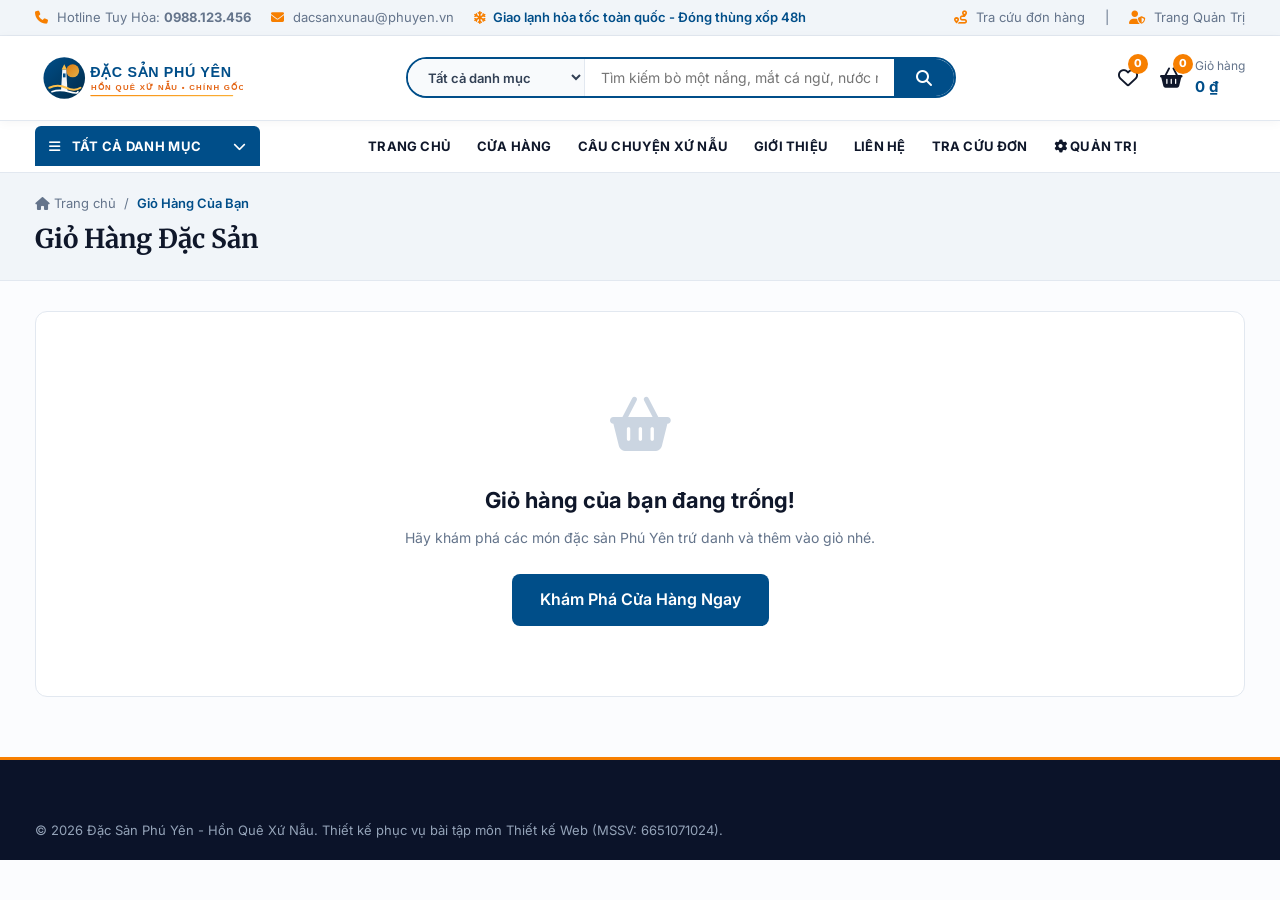
<file: cart.html>
<!DOCTYPE html>
<html lang="vi">
<head>
  <meta charset="UTF-8">
  <meta name="viewport" content="width=device-width, initial-scale=1.0">
  <title>Giỏ Hàng Đặc Sản Phú Yên | Đóng Thùng Xốp Cấp Đông 48H</title>
  <meta name="description" content="Kiểm tra giỏ hàng đặc sản Phú Yên, tính phí vận chuyển GHN/Viettel Post, áp dụng mã voucher và tùy chọn đóng thùng xốp cấp đông.">
  <link rel="icon" type="image/svg+xml" href="Images/logo.svg">
  <link rel="preconnect" href="https://fonts.googleapis.com">
  <link rel="preconnect" href="https://fonts.gstatic.com" crossorigin>
  <link href="https://fonts.googleapis.com/css2?family=Inter:wght@400;500;600;700;800;900&family=Merriweather:ital,wght@0,700;0,900;1,400&display=swap" rel="stylesheet">
  <link rel="stylesheet" href="https://cdnjs.cloudflare.com/ajax/libs/font-awesome/6.4.2/css/all.min.css">
  <link rel="stylesheet" href="Styles/style.css">
  <link rel="stylesheet" href="Styles/responsive.css">
</head>
<body>

  <!-- TOP BAR -->
  <header class="top-bar">
    <div class="container">
      <div class="top-bar-left">
        <span><i class="fa-solid fa-phone"></i> Hotline Tuy Hòa: <strong>0988.123.456</strong></span>
        <span><i class="fa-solid fa-envelope"></i> dacsanxunau@phuyen.vn</span>
        <span class="top-bar-highlight"><i class="fa-solid fa-snowflake"></i> Giao lạnh hỏa tốc toàn quốc - Đóng thùng xốp 48h</span>
      </div>
      <div class="top-bar-right">
        <a href="order-tracking.html"><i class="fa-solid fa-route"></i> Tra cứu đơn hàng</a>
        <span>|</span>
        <a href="admin.html"><i class="fa-solid fa-user-shield"></i> Trang Quản Trị</a>
      </div>
    </div>
  </header>

  <!-- MAIN HEADER -->
  <div class="main-header">
    <div class="container">
      <div class="logo">
        <a href="index.html">
          <img src="Images/logo.svg" alt="Đặc Sản Phú Yên - Hồn Quê Xứ Nẫu">
        </a>
      </div>

      <div class="header-search">
        <form class="search-form" id="headerSearchForm">
          <select class="search-category" id="searchCategorySelect">
            <option value="all">Tất cả danh mục</option>
            <option value="hai-san">Hải sản đặc trưng</option>
            <option value="thit-nui-rung">Thịt & Núi rừng</option>
            <option value="gia-vi">Gia vị & Nguyên liệu</option>
            <option value="banh-keo">Bánh kẹo & Quà vặt</option>
          </select>
          <input type="text" class="search-input" id="searchInput" placeholder="Tìm kiếm bò một nắng, mắt cá ngừ, nước mắm..." autocomplete="off">
          <button type="submit" class="search-btn">
            <i class="fa-solid fa-magnifying-glass"></i>
          </button>
        </form>
        <div class="search-suggest" id="searchSuggestBox"></div>
      </div>

      <div class="header-actions">
        <a href="shop.html" class="action-item" title="Yêu thích">
          <i class="fa-regular fa-heart"></i>
          <span class="badge-count wishlist-badge-count">0</span>
        </a>
        <a href="cart.html" class="cart-widget">
          <div class="action-item">
            <i class="fa-solid fa-basket-shopping"></i>
            <span class="badge-count cart-badge-count">0</span>
          </div>
          <div class="cart-info">
            <span>Giỏ hàng</span>
            <span class="cart-total-price">0 đ</span>
          </div>
        </a>
        <button class="mobile-menu-btn" id="mobileMenuBtn">
          <i class="fa-solid fa-bars"></i>
        </button>
      </div>
    </div>
  </div>

  <!-- NAVIGATION BAR -->
  <nav class="main-nav" id="mainNav">
    <div class="container">
      <div class="dept-menu">
        <button class="dept-btn" id="deptBtn">
          <span><i class="fa-solid fa-bars"></i> TẤT CẢ DANH MỤC</span>
          <i class="fa-solid fa-chevron-down"></i>
        </button>
        <ul class="dept-dropdown" id="deptDropdown">
          <li><a href="shop.html?cat=hai-san"><i class="fa-solid fa-fish"></i> Hải sản đặc trưng Phú Yên</a></li>
          <li><a href="shop.html?cat=thit-nui-rung"><i class="fa-solid fa-drumstick-bite"></i> Bò một nắng & Muối kiến vàng</a></li>
          <li><a href="shop.html?cat=gia-vi"><i class="fa-solid fa-mortar-pestle"></i> Nước mắm Gành Đỏ & Bánh tráng</a></li>
          <li><a href="shop.html?cat=banh-keo"><i class="fa-solid fa-cookie-bite"></i> Bánh phu thê & Quà vặt Xứ Nẫu</a></li>
          <li><a href="shop.html?cat=qua-bieu"><i class="fa-solid fa-gift"></i> Combo Quà biếu Thượng Hạng</a></li>
        </ul>
      </div>

      <ul class="nav-menu">
        <li><a href="index.html">Trang chủ</a></li>
        <li><a href="shop.html">Cửa hàng</a></li>
        <li><a href="blog.html">Câu chuyện Xứ Nẫu</a></li>
        <li><a href="about.html">Giới thiệu</a></li>
        <li><a href="contact.html">Liên hệ</a></li>
        <li><a href="order-tracking.html">Tra cứu đơn</a></li>
        <li><a href="admin.html"><i class="fa-solid fa-gear"></i> Quản trị</a></li>
      </ul>
    </div>
  </nav>

  <!-- BREADCRUMB -->
  <div class="page-header" style="padding: 20px 0; margin-bottom: 30px;">
    <div class="container">
      <div class="breadcrumb">
        <a href="index.html"><i class="fa-solid fa-house"></i> Trang chủ</a>
        <span>/</span>
        <span class="current">Giỏ Hàng Của Bạn</span>
      </div>
      <h1 style="font-size: 26px; margin-top: 5px;">Giỏ Hàng Đặc Sản</h1>
    </div>
  </div>

  <!-- CART MAIN CONTENT -->
  <main class="container" style="margin-bottom: 60px;">
    <!-- Empty Cart Alert -->
    <div id="emptyCartState" style="display: none; text-align: center; padding: 70px 20px; background: #fff; border-radius: 12px; border: 1px solid var(--border-color);">
      <div style="font-size: 54px; color: #cbd5e1; margin-bottom: 15px;"><i class="fa-solid fa-basket-shopping"></i></div>
      <h2 style="font-size: 22px; color: var(--dark); margin-bottom: 8px;">Giỏ hàng của bạn đang trống!</h2>
      <p style="color: var(--text-muted); font-size: 14px; margin-bottom: 25px;">Hãy khám phá các món đặc sản Phú Yên trứ danh và thêm vào giỏ nhé.</p>
      <a href="shop.html" class="btn btn-primary btn-lg">Khám Phá Cửa Hàng Ngay</a>
    </div>

    <!-- Active Cart Content Wrap -->
    <div id="cartContentWrap" style="display: block;">
      <!-- Table of items -->
      <div class="cart-table-wrap">
        <table class="cart-table">
          <thead>
            <tr>
              <th>Sản Phẩm</th>
              <th>Đơn Giá</th>
              <th>Số Lượng</th>
              <th>Tổng Cộng</th>
              <th style="text-align: center;">Xóa</th>
            </tr>
          </thead>
          <tbody id="cartTableBody">
            <!-- Rendered by Scripts/cart.js -->
          </tbody>
        </table>
      </div>

      <!-- Action buttons below table -->
      <div style="display: flex; justify-content: space-between; align-items: center; margin-bottom: 35px; flex-wrap: wrap; gap: 15px;">
        <a href="shop.html" class="btn btn-outline">
          <i class="fa-solid fa-arrow-left"></i> Tiếp tục chọn món khác
        </a>
        <button class="btn btn-outline" onclick="if(confirm('Bạn có chắc muốn xóa sạch giỏ hàng?')) { localStorage.removeItem(CART_STORAGE_KEY); renderCartPage(); }">
          <i class="fa-solid fa-trash-can"></i> Xóa toàn bộ giỏ hàng
        </button>
      </div>

      <!-- Packaging Options & Shipping Calculation Grid -->
      <div class="cart-extras-grid">
        <!-- Box 1: Tùy Chọn Đóng Gói Chuyên Biệt -->
        <div class="extra-box">
          <h3><i class="fa-solid fa-box-open" style="color: var(--primary);"></i> Tùy Chọn Đóng Gói Đặc Sản</h3>
          <p style="font-size: 13px; color: var(--text-muted); margin-bottom: 15px;">
            Đảm bảo hải sản và thịt bò một nắng giữ nguyên vị ngọt tươi từ miền Trung:
          </p>

          <div class="package-option selected" id="pkg-standard" onclick="setPackagingType('standard')">
            <input type="radio" name="packaging" checked style="margin-top: 3px;">
            <div>
              <strong style="color: var(--dark); font-size: 14px;">Đóng gói tiêu chuẩn</strong>
              <p style="font-size: 12px; color: var(--text-muted);">Túi hút chân không, bọc màng khí chống sốc (Thích hợp đồ khô, gia vị, bánh kẹo). Miễn phí.</p>
            </div>
          </div>

          <div class="package-option" id="pkg-freezer" onclick="setPackagingType('freezer')">
            <input type="radio" name="packaging" style="margin-top: 3px;">
            <div>
              <strong style="color: var(--primary); font-size: 14px;"><i class="fa-solid fa-snowflake"></i> Đóng Thùng Xốp Đông Lạnh Cấp Tốc 48H</strong>
              <p style="font-size: 12px; color: var(--text-muted);">Thùng xốp kín, đá gel khô giữ lạnh âm 18°C suốt 48h (Dành riêng cho cá ngừ, bò 1 nắng, mực). <strong style="color: #16a34a;">(Ưu đãi Miễn Phí)</strong></p>
            </div>
          </div>

          <div class="package-option" id="pkg-gift" onclick="setPackagingType('gift')">
            <input type="radio" name="packaging" style="margin-top: 3px;">
            <div>
              <strong style="color: #b45309; font-size: 14px;"><i class="fa-solid fa-gift"></i> Đóng Hộp Quà Biếu Cao Cấp Xứ Nẫu</strong>
              <p style="font-size: 12px; color: var(--text-muted);">Hộp carton dập nhũ vàng sang trọng, thắt nơ đỏ kèm thiệp viết tay lời chúc ý nghĩa (+30.000 đ).</p>
            </div>
          </div>
        </div>

        <!-- Box 2: Tính Phí Ship GHN / Viettel Post & Áp Voucher -->
        <div class="extra-box">
          <h3><i class="fa-solid fa-calculator" style="color: var(--secondary);"></i> Phí Vận Chuyển Dự Kiến</h3>
          <p style="font-size: 13px; color: var(--text-muted); margin-bottom: 12px;">
            Tích hợp tính phí vận chuyển từ bưu cục Phú Yên đi các tỉnh:
          </p>

          <div class="form-group">
            <label style="font-size: 13px; font-weight: 600;">Chọn khu vực nhận hàng:</label>
            <select class="form-control" id="shippingProvinceSelect">
              <option value="phuyen">Phú Yên (Nội tỉnh: Tuy Hòa, Sông Cầu, Đông Hòa,...) - 15.000 đ</option>
              <option value="hcm" selected>TP. Hồ Chí Minh & Các tỉnh Miền Nam - 25.000 đ</option>
              <option value="mientrung">Đà Nẵng, Khánh Hòa, Bình Định, Quảng Ngãi - 20.000 đ</option>
              <option value="hanoi">Hà Nội & Các tỉnh Miền Bắc - 35.000 đ</option>
              <option value="taynguyen">Khu vực Tây Nguyên (Gia Lai, Đắk Lắk,...) - 25.000 đ</option>
            </select>
          </div>

          <div id="shippingCarrierNote" style="font-size: 13px; color: #0284c7; background: #e0f2fe; padding: 8px 12px; border-radius: 6px; margin-bottom: 15px;">
            <i class="fa-solid fa-truck-fast"></i> Đơn vị: <strong>Viettel Post / GHN Hỏa tốc (24h)</strong>
          </div>

          <!-- Coupon code input -->
          <label style="font-size: 13px; font-weight: 600;">Mã giảm giá (Voucher):</label>
          <div class="coupon-form">
            <input type="text" class="form-control" id="couponCodeInput" placeholder="Nhập mã PHUYEN10, XUNAU50K, FREESHIP..." style="text-transform: uppercase;">
            <button class="btn btn-secondary" id="applyCouponBtn">Áp Dụng</button>
          </div>
          <div style="font-size: 12px; color: #64748b; margin-top: 6px;">
            * Gợi ý: Nhập <strong>PHUYEN10</strong> (giảm 10%), <strong>XUNAU50K</strong> (giảm 50k đơn từ 500k) hoặc <strong>FREESHIP</strong>.
          </div>
        </div>
      </div>

      <!-- Order Summary Card -->
      <div style="max-width: 500px; margin-left: auto;">
        <div class="cart-summary-box">
          <h3 style="font-size: 18px; font-weight: 800; color: var(--dark); margin-bottom: 15px;">Tổng Đơn Hàng</h3>
          
          <div class="summary-row">
            <span>Tạm tính giỏ hàng:</span>
            <strong id="summarySubtotal">0 đ</strong>
          </div>

          <div class="summary-row" id="summaryDiscountRow" style="display: none; color: #dc2626;">
            <span>Giảm giá khuyến mãi:</span>
            <strong id="summaryDiscount">-0 đ</strong>
          </div>

          <div class="summary-row">
            <span>Phí vận chuyển dự kiến:</span>
            <strong id="summaryShipping">25.000 đ</strong>
          </div>

          <div class="summary-row">
            <span>Tùy chọn đóng gói:</span>
            <strong id="summaryPackaging">0 đ</strong>
          </div>

          <div class="summary-row summary-total">
            <span>Tổng thanh toán:</span>
            <span id="summaryGrandTotal" style="color: var(--primary); font-size: 22px;">0 đ</span>
          </div>

          <div style="font-size: 12px; color: var(--text-muted); margin: 15px 0;">
            (Đơn hàng từ 500.000 đ sẽ được tự động <strong>Miễn Phí Vận Chuyển</strong>)
          </div>

          <a href="checkout.html" class="btn btn-primary btn-lg" style="width: 100%; text-align: center;">
            <i class="fa-solid fa-credit-card"></i> TIẾN HÀNH THANH TOÁN
          </a>
        </div>
      </div>
    </div>
  </main>

  <!-- FOOTER -->
  <footer class="main-footer">
    <div class="container">
      <div class="footer-bottom" style="border: none; padding: 0; text-align: center;">
        <p>© 2026 Đặc Sản Phú Yên - Hồn Quê Xứ Nẫu. Thiết kế phục vụ bài tập môn Thiết kế Web (MSSV: 6651071024).</p>
      </div>
    </div>
  </footer>

  <!-- Scripts -->
  <script src="Scripts/products-data.js"></script>
  <script src="Scripts/main.js"></script>
  <script src="Scripts/cart.js"></script>
</body>
</html>
</file>
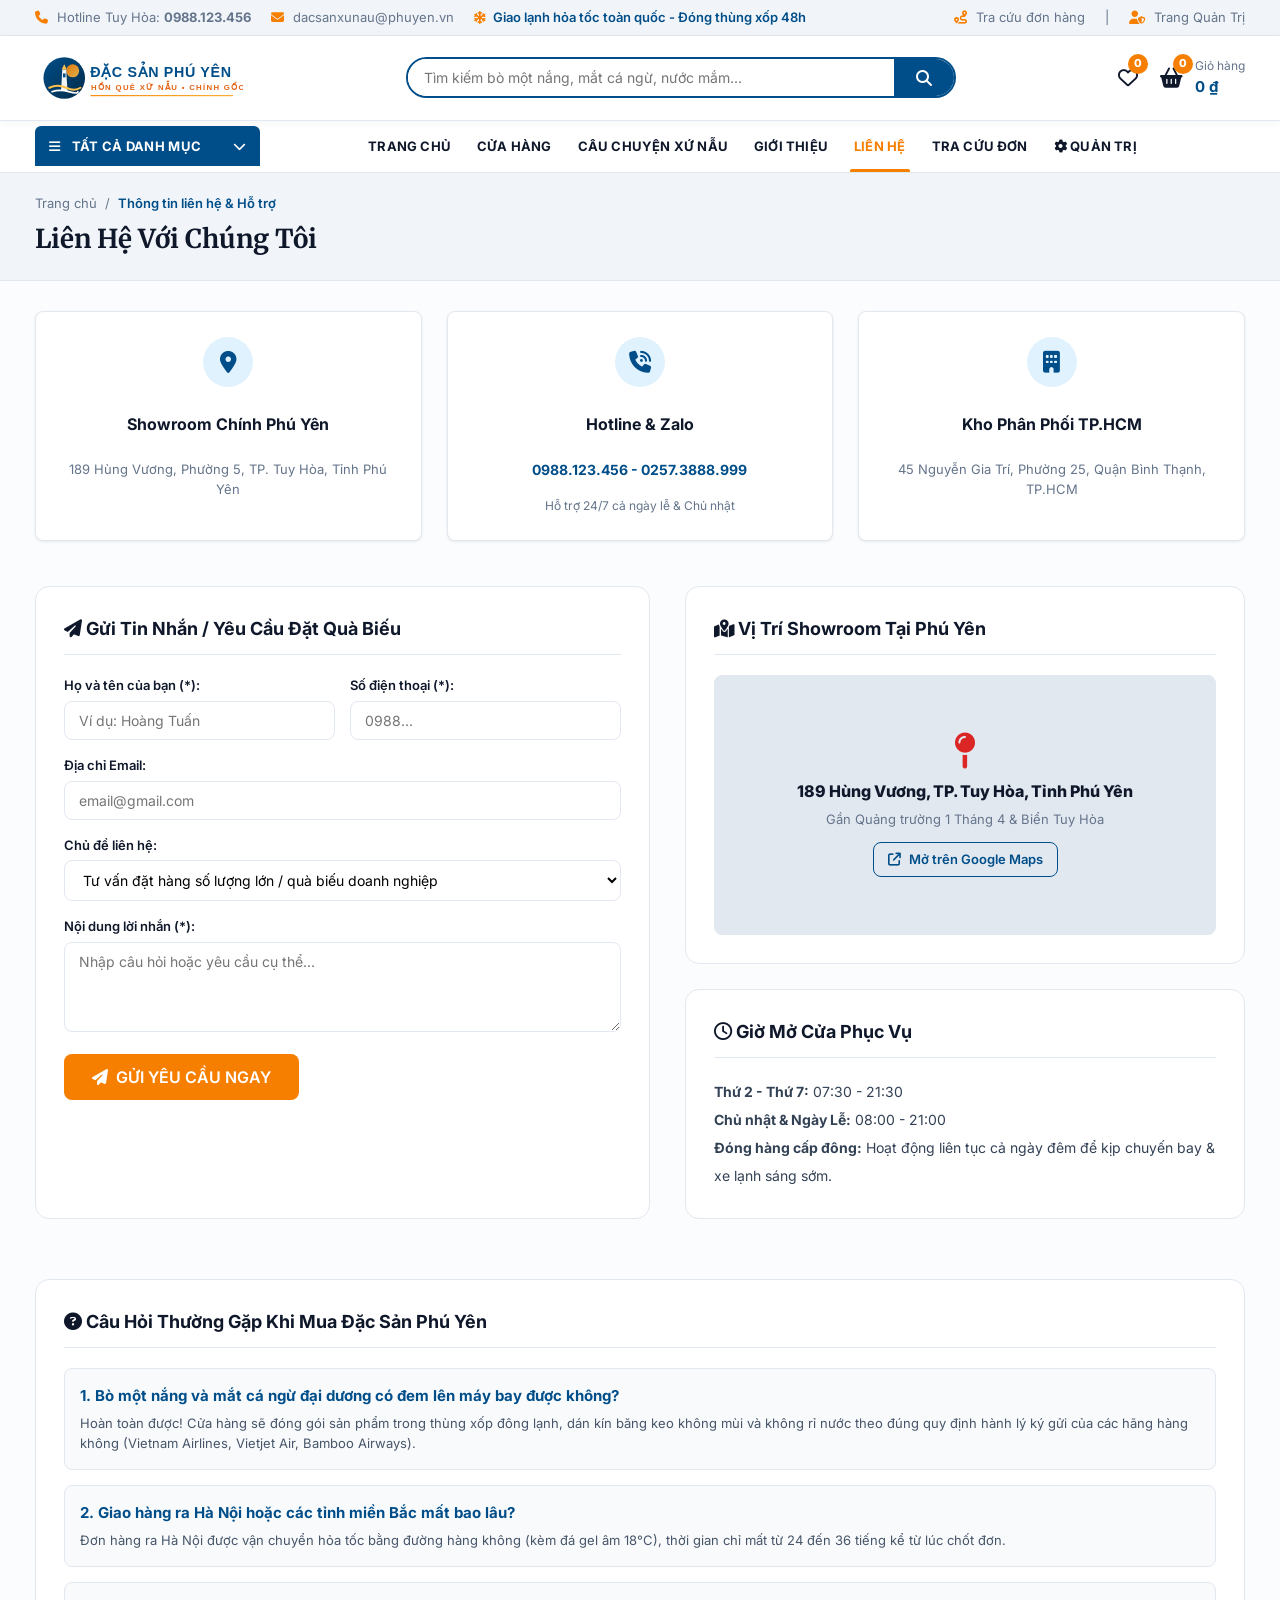
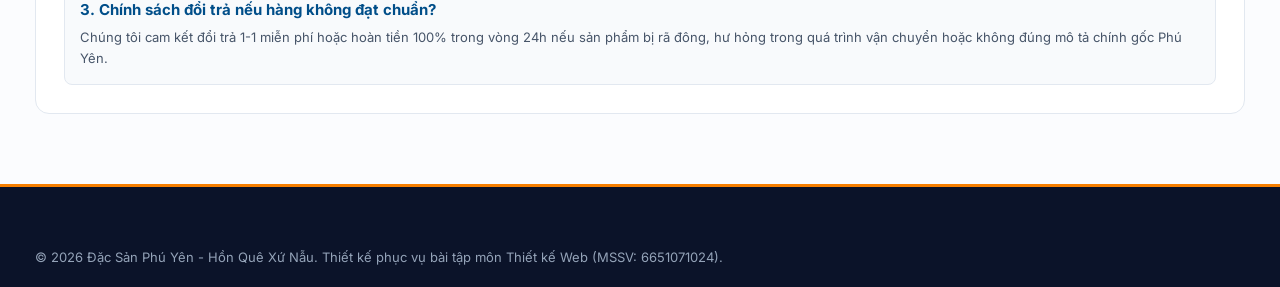
<file: contact.html>
<!DOCTYPE html>
<html lang="vi">
<head>
  <meta charset="UTF-8">
  <meta name="viewport" content="width=device-width, initial-scale=1.0">
  <title>Liên Hệ & Hệ Thống Cửa Hàng | Đặc Sản Phú Yên</title>
  <meta name="description" content="Liên hệ đặt hàng đặc sản Phú Yên, địa chỉ showroom Tuy Hòa và trạm điều phối TP.HCM. Hotline 0988.123.456 hỗ trợ 24/7.">
  <link rel="icon" type="image/svg+xml" href="Images/logo.svg">
  <link rel="preconnect" href="https://fonts.googleapis.com">
  <link rel="preconnect" href="https://fonts.gstatic.com" crossorigin>
  <link href="https://fonts.googleapis.com/css2?family=Inter:wght@400;500;600;700;800;900&family=Merriweather:ital,wght@0,700;0,900;1,400&display=swap" rel="stylesheet">
  <link rel="stylesheet" href="https://cdnjs.cloudflare.com/ajax/libs/font-awesome/6.4.2/css/all.min.css">
  <link rel="stylesheet" href="Styles/style.css">
  <link rel="stylesheet" href="Styles/responsive.css">
</head>
<body>

  <!-- TOP BAR -->
  <header class="top-bar">
    <div class="container">
      <div class="top-bar-left">
        <span><i class="fa-solid fa-phone"></i> Hotline Tuy Hòa: <strong>0988.123.456</strong></span>
        <span><i class="fa-solid fa-envelope"></i> dacsanxunau@phuyen.vn</span>
        <span class="top-bar-highlight"><i class="fa-solid fa-snowflake"></i> Giao lạnh hỏa tốc toàn quốc - Đóng thùng xốp 48h</span>
      </div>
      <div class="top-bar-right">
        <a href="order-tracking.html"><i class="fa-solid fa-route"></i> Tra cứu đơn hàng</a>
        <span>|</span>
        <a href="admin.html"><i class="fa-solid fa-user-shield"></i> Trang Quản Trị</a>
      </div>
    </div>
  </header>

  <!-- MAIN HEADER -->
  <div class="main-header">
    <div class="container">
      <div class="logo">
        <a href="index.html">
          <img src="Images/logo.svg" alt="Đặc Sản Phú Yên - Hồn Quê Xứ Nẫu">
        </a>
      </div>

      <div class="header-search">
        <form class="search-form" id="headerSearchForm">
          <input type="text" class="search-input" id="searchInput" placeholder="Tìm kiếm bò một nắng, mắt cá ngừ, nước mắm..." autocomplete="off">
          <button type="submit" class="search-btn"><i class="fa-solid fa-magnifying-glass"></i></button>
        </form>
        <div class="search-suggest" id="searchSuggestBox"></div>
      </div>

      <div class="header-actions">
        <a href="shop.html" class="action-item"><i class="fa-regular fa-heart"></i><span class="badge-count wishlist-badge-count">0</span></a>
        <a href="cart.html" class="cart-widget">
          <div class="action-item"><i class="fa-solid fa-basket-shopping"></i><span class="badge-count cart-badge-count">0</span></div>
          <div class="cart-info"><span>Giỏ hàng</span><span class="cart-total-price">0 đ</span></div>
        </a>
      </div>
    </div>
  </div>

  <!-- NAVIGATION BAR -->
  <nav class="main-nav">
    <div class="container">
      <div class="dept-menu">
        <button class="dept-btn" id="deptBtn">
          <span><i class="fa-solid fa-bars"></i> TẤT CẢ DANH MỤC</span>
          <i class="fa-solid fa-chevron-down"></i>
        </button>
        <ul class="dept-dropdown" id="deptDropdown">
          <li><a href="shop.html?cat=hai-san"><i class="fa-solid fa-fish"></i> Hải sản đặc trưng Phú Yên</a></li>
          <li><a href="shop.html?cat=thit-nui-rung"><i class="fa-solid fa-drumstick-bite"></i> Bò một nắng & Muối kiến vàng</a></li>
          <li><a href="shop.html?cat=gia-vi"><i class="fa-solid fa-mortar-pestle"></i> Nước mắm Gành Đỏ & Bánh tráng</a></li>
          <li><a href="shop.html?cat=banh-keo"><i class="fa-solid fa-cookie-bite"></i> Bánh phu thê & Quà vặt Xứ Nẫu</a></li>
          <li><a href="shop.html?cat=qua-bieu"><i class="fa-solid fa-gift"></i> Combo Quà biếu Thượng Hạng</a></li>
        </ul>
      </div>

      <ul class="nav-menu">
        <li><a href="index.html">Trang chủ</a></li>
        <li><a href="shop.html">Cửa hàng</a></li>
        <li><a href="blog.html">Câu chuyện Xứ Nẫu</a></li>
        <li><a href="about.html">Giới thiệu</a></li>
        <li class="active"><a href="contact.html">Liên hệ</a></li>
        <li><a href="order-tracking.html">Tra cứu đơn</a></li>
        <li><a href="admin.html"><i class="fa-solid fa-gear"></i> Quản trị</a></li>
      </ul>
    </div>
  </nav>

  <!-- BREADCRUMB -->
  <div class="page-header" style="padding: 20px 0; margin-bottom: 30px;">
    <div class="container">
      <div class="breadcrumb">
        <a href="index.html">Trang chủ</a>
        <span>/</span>
        <span class="current">Thông tin liên hệ & Hỗ trợ</span>
      </div>
      <h1 style="font-size: 26px; margin-top: 5px;">Liên Hệ Với Chúng Tôi</h1>
    </div>
  </div>

  <!-- CONTACT MAIN CONTENT -->
  <main class="container" style="margin-bottom: 70px;">
    <!-- 3 Info Cards -->
    <div style="display: grid; grid-template-columns: repeat(3, 1fr); gap: 25px; margin-bottom: 45px;">
      <div class="feature-card" style="padding: 25px; flex-direction: column; text-align: center;">
        <div class="feature-icon" style="margin: 0 auto 10px;"><i class="fa-solid fa-location-dot"></i></div>
        <h3 style="font-size: 16px; font-weight: 700; color: var(--dark); margin-bottom: 6px;">Showroom Chính Phú Yên</h3>
        <p style="font-size: 13px; color: var(--text-muted);">189 Hùng Vương, Phường 5, TP. Tuy Hòa, Tỉnh Phú Yên</p>
      </div>

      <div class="feature-card" style="padding: 25px; flex-direction: column; text-align: center;">
        <div class="feature-icon" style="margin: 0 auto 10px;"><i class="fa-solid fa-phone-volume"></i></div>
        <h3 style="font-size: 16px; font-weight: 700; color: var(--dark); margin-bottom: 6px;">Hotline & Zalo</h3>
        <p style="font-size: 14px; font-weight: 700; color: var(--primary);">0988.123.456 - 0257.3888.999</p>
        <span style="font-size: 12px; color: var(--text-muted);">Hỗ trợ 24/7 cả ngày lễ & Chủ nhật</span>
      </div>

      <div class="feature-card" style="padding: 25px; flex-direction: column; text-align: center;">
        <div class="feature-icon" style="margin: 0 auto 10px;"><i class="fa-solid fa-building"></i></div>
        <h3 style="font-size: 16px; font-weight: 700; color: var(--dark); margin-bottom: 6px;">Kho Phân Phối TP.HCM</h3>
        <p style="font-size: 13px; color: var(--text-muted);">45 Nguyễn Gia Trí, Phường 25, Quận Bình Thạnh, TP.HCM</p>
      </div>
    </div>

    <!-- Form + Map Grid -->
    <div style="display: grid; grid-template-columns: 1.1fr 1fr; gap: 35px; margin-bottom: 60px;">
      <!-- Contact Form -->
      <div class="checkout-box">
        <h2><i class="fa-solid fa-paper-plane"></i> Gửi Tin Nhắn / Yêu Cầu Đặt Quà Biếu</h2>
        <form onsubmit="event.preventDefault(); showToast('Đã gửi thành công!', 'Chúng tôi sẽ liên hệ lại bạn trong 15 phút.', 'success'); this.reset();">
          <div style="display: grid; grid-template-columns: 1fr 1fr; gap: 15px;">
            <div class="form-group">
              <label>Họ và tên của bạn (*):</label>
              <input type="text" class="form-control" placeholder="Ví dụ: Hoàng Tuấn" required>
            </div>
            <div class="form-group">
              <label>Số điện thoại (*):</label>
              <input type="tel" class="form-control" placeholder="0988..." required>
            </div>
          </div>

          <div class="form-group">
            <label>Địa chỉ Email:</label>
            <input type="email" class="form-control" placeholder="email@gmail.com">
          </div>

          <div class="form-group">
            <label>Chủ đề liên hệ:</label>
            <select class="form-control">
              <option>Tư vấn đặt hàng số lượng lớn / quà biếu doanh nghiệp</option>
              <option>Hỏi về đóng thùng xốp cấp đông & thời gian giao hàng</option>
              <option>Đăng ký làm đại lý phân phối đặc sản Phú Yên</option>
              <option>Góp ý chất lượng dịch vụ</option>
            </select>
          </div>

          <div class="form-group">
            <label>Nội dung lời nhắn (*):</label>
            <textarea class="form-control" rows="4" placeholder="Nhập câu hỏi hoặc yêu cầu cụ thể..." required></textarea>
          </div>

          <button type="submit" class="btn btn-secondary btn-lg">
            <i class="fa-solid fa-paper-plane"></i> GỬI YÊU CẦU NGAY
          </button>
        </form>
      </div>

      <!-- Map Mockup & Showroom Hours -->
      <div>
        <div class="checkout-box" style="margin-bottom: 25px;">
          <h2><i class="fa-solid fa-map-location-dot"></i> Vị Trí Showroom Tại Phú Yên</h2>
          <div style="border-radius: 8px; overflow: hidden; border: 1px solid var(--border-color); height: 260px; background: #e2e8f0; position: relative; display: flex; align-items: center; justify-content: center; text-align: center; padding: 20px;">
            <div>
              <i class="fa-solid fa-map-pin" style="font-size: 36px; color: #dc2626; margin-bottom: 10px;"></i>
              <h4 style="font-size: 16px; color: var(--dark); font-weight: 800;">189 Hùng Vương, TP. Tuy Hòa, Tỉnh Phú Yên</h4>
              <p style="font-size: 13px; color: var(--text-muted); margin-top: 5px;">Gần Quảng trường 1 Tháng 4 & Biển Tuy Hòa</p>
              <a href="https://maps.google.com/?q=Tuy+Hoa+Phu+Yen" target="_blank" class="btn btn-outline btn-sm" style="margin-top: 12px;">
                <i class="fa-solid fa-arrow-up-right-from-square"></i> Mở trên Google Maps
              </a>
            </div>
          </div>
        </div>

        <div class="checkout-box">
          <h2><i class="fa-regular fa-clock"></i> Giờ Mở Cửa Phục Vụ</h2>
          <ul style="font-size: 14px; line-height: 2; color: var(--text-main);">
            <li><strong>Thứ 2 - Thứ 7:</strong> 07:30 - 21:30</li>
            <li><strong>Chủ nhật & Ngày Lễ:</strong> 08:00 - 21:00</li>
            <li><strong>Đóng hàng cấp đông:</strong> Hoạt động liên tục cả ngày đêm để kịp chuyến bay & xe lạnh sáng sớm.</li>
          </ul>
        </div>
      </div>
    </div>

    <!-- FAQ SECTION -->
    <div class="checkout-box">
      <h2><i class="fa-solid fa-circle-question"></i> Câu Hỏi Thường Gặp Khi Mua Đặc Sản Phú Yên</h2>
      <div style="display: flex; flex-direction: column; gap: 15px; margin-top: 15px;">
        <div style="background: #f8fafc; padding: 15px; border-radius: 8px; border: 1px solid var(--border-color);">
          <strong style="color: var(--primary); font-size: 15px; display: block; margin-bottom: 5px;">
            1. Bò một nắng và mắt cá ngừ đại dương có đem lên máy bay được không?
          </strong>
          <p style="font-size: 13px; color: #475569; margin: 0;">
            Hoàn toàn được! Cửa hàng sẽ đóng gói sản phẩm trong thùng xốp đông lạnh, dán kín băng keo không mùi và không rỉ nước theo đúng quy định hành lý ký gửi của các hãng hàng không (Vietnam Airlines, Vietjet Air, Bamboo Airways).
          </p>
        </div>

        <div style="background: #f8fafc; padding: 15px; border-radius: 8px; border: 1px solid var(--border-color);">
          <strong style="color: var(--primary); font-size: 15px; display: block; margin-bottom: 5px;">
            2. Giao hàng ra Hà Nội hoặc các tỉnh miền Bắc mất bao lâu?
          </strong>
          <p style="font-size: 13px; color: #475569; margin: 0;">
            Đơn hàng ra Hà Nội được vận chuyển hỏa tốc bằng đường hàng không (kèm đá gel âm 18°C), thời gian chỉ mất từ 24 đến 36 tiếng kể từ lúc chốt đơn.
          </p>
        </div>

        <div style="background: #f8fafc; padding: 15px; border-radius: 8px; border: 1px solid var(--border-color);">
          <strong style="color: var(--primary); font-size: 15px; display: block; margin-bottom: 5px;">
            3. Chính sách đổi trả nếu hàng không đạt chuẩn?
          </strong>
          <p style="font-size: 13px; color: #475569; margin: 0;">
            Chúng tôi cam kết đổi trả 1-1 miễn phí hoặc hoàn tiền 100% trong vòng 24h nếu sản phẩm bị rã đông, hư hỏng trong quá trình vận chuyển hoặc không đúng mô tả chính gốc Phú Yên.
          </p>
        </div>
      </div>
    </div>
  </main>

  <!-- FOOTER -->
  <footer class="main-footer">
    <div class="container">
      <div class="footer-bottom" style="border: none; padding: 0; text-align: center;">
        <p>© 2026 Đặc Sản Phú Yên - Hồn Quê Xứ Nẫu. Thiết kế phục vụ bài tập môn Thiết kế Web (MSSV: 6651071024).</p>
      </div>
    </div>
  </footer>

  <script src="Scripts/products-data.js"></script>
  <script src="Scripts/main.js"></script>
</body>
</html>
</file>
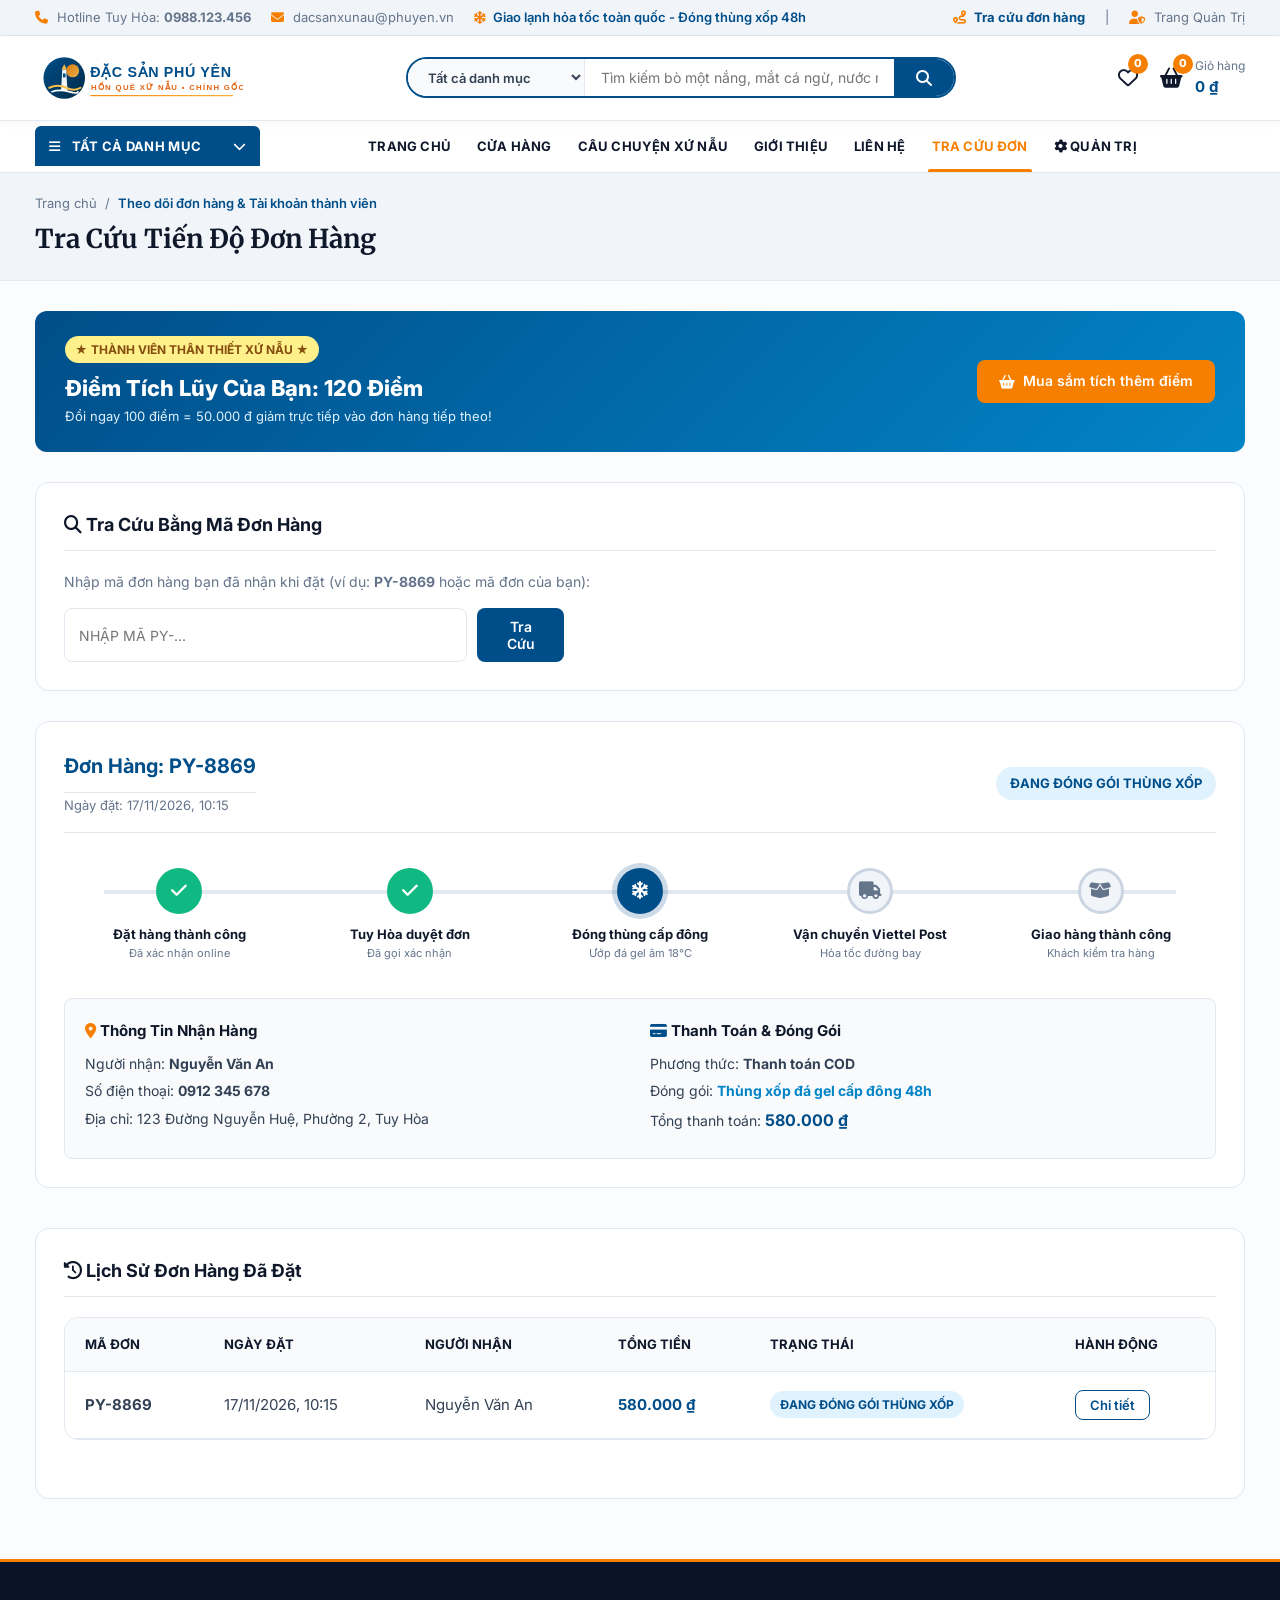
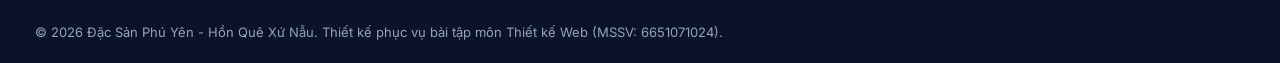
<file: order-tracking.html>
<!DOCTYPE html>
<html lang="vi">
<head>
  <meta charset="UTF-8">
  <meta name="viewport" content="width=device-width, initial-scale=1.0">
  <title>Theo Dõi Đơn Hàng & Lịch Sử Mua Hàng | Đặc Sản Phú Yên</title>
  <meta name="description" content="Tra cứu tiến độ vận chuyển đơn hàng, theo dõi thùng xốp cấp đông Viettel Post và xem điểm tích lũy thành viên.">
  <link rel="icon" type="image/svg+xml" href="Images/logo.svg">
  <link rel="preconnect" href="https://fonts.googleapis.com">
  <link rel="preconnect" href="https://fonts.gstatic.com" crossorigin>
  <link href="https://fonts.googleapis.com/css2?family=Inter:wght@400;500;600;700;800;900&family=Merriweather:ital,wght@0,700;0,900;1,400&display=swap" rel="stylesheet">
  <link rel="stylesheet" href="https://cdnjs.cloudflare.com/ajax/libs/font-awesome/6.4.2/css/all.min.css">
  <link rel="stylesheet" href="Styles/style.css">
  <link rel="stylesheet" href="Styles/responsive.css">
</head>
<body>

  <!-- TOP BAR -->
  <header class="top-bar">
    <div class="container">
      <div class="top-bar-left">
        <span><i class="fa-solid fa-phone"></i> Hotline Tuy Hòa: <strong>0988.123.456</strong></span>
        <span><i class="fa-solid fa-envelope"></i> dacsanxunau@phuyen.vn</span>
        <span class="top-bar-highlight"><i class="fa-solid fa-snowflake"></i> Giao lạnh hỏa tốc toàn quốc - Đóng thùng xốp 48h</span>
      </div>
      <div class="top-bar-right">
        <a href="order-tracking.html" style="color: var(--primary); font-weight: 700;"><i class="fa-solid fa-route"></i> Tra cứu đơn hàng</a>
        <span>|</span>
        <a href="admin.html"><i class="fa-solid fa-user-shield"></i> Trang Quản Trị</a>
      </div>
    </div>
  </header>

  <!-- MAIN HEADER -->
  <div class="main-header">
    <div class="container">
      <div class="logo">
        <a href="index.html">
          <img src="Images/logo.svg" alt="Đặc Sản Phú Yên - Hồn Quê Xứ Nẫu">
        </a>
      </div>

      <div class="header-search">
        <form class="search-form" id="headerSearchForm">
          <select class="search-category" id="searchCategorySelect">
            <option value="all">Tất cả danh mục</option>
            <option value="hai-san">Hải sản đặc trưng</option>
            <option value="thit-nui-rung">Thịt & Núi rừng</option>
            <option value="gia-vi">Gia vị & Nguyên liệu</option>
            <option value="banh-keo">Bánh kẹo & Quà vặt</option>
          </select>
          <input type="text" class="search-input" id="searchInput" placeholder="Tìm kiếm bò một nắng, mắt cá ngừ, nước mắm..." autocomplete="off">
          <button type="submit" class="search-btn">
            <i class="fa-solid fa-magnifying-glass"></i>
          </button>
        </form>
        <div class="search-suggest" id="searchSuggestBox"></div>
      </div>

      <div class="header-actions">
        <a href="shop.html" class="action-item" title="Yêu thích">
          <i class="fa-regular fa-heart"></i>
          <span class="badge-count wishlist-badge-count">0</span>
        </a>
        <a href="cart.html" class="cart-widget">
          <div class="action-item">
            <i class="fa-solid fa-basket-shopping"></i>
            <span class="badge-count cart-badge-count">0</span>
          </div>
          <div class="cart-info">
            <span>Giỏ hàng</span>
            <span class="cart-total-price">0 đ</span>
          </div>
        </a>
      </div>
    </div>
  </div>

  <!-- NAVIGATION BAR -->
  <nav class="main-nav">
    <div class="container">
      <div class="dept-menu">
        <button class="dept-btn" id="deptBtn">
          <span><i class="fa-solid fa-bars"></i> TẤT CẢ DANH MỤC</span>
          <i class="fa-solid fa-chevron-down"></i>
        </button>
        <ul class="dept-dropdown" id="deptDropdown">
          <li><a href="shop.html?cat=hai-san"><i class="fa-solid fa-fish"></i> Hải sản đặc trưng Phú Yên</a></li>
          <li><a href="shop.html?cat=thit-nui-rung"><i class="fa-solid fa-drumstick-bite"></i> Bò một nắng & Muối kiến vàng</a></li>
          <li><a href="shop.html?cat=gia-vi"><i class="fa-solid fa-mortar-pestle"></i> Nước mắm Gành Đỏ & Bánh tráng</a></li>
          <li><a href="shop.html?cat=banh-keo"><i class="fa-solid fa-cookie-bite"></i> Bánh phu thê & Quà vặt Xứ Nẫu</a></li>
          <li><a href="shop.html?cat=qua-bieu"><i class="fa-solid fa-gift"></i> Combo Quà biếu Thượng Hạng</a></li>
        </ul>
      </div>

      <ul class="nav-menu">
        <li><a href="index.html">Trang chủ</a></li>
        <li><a href="shop.html">Cửa hàng</a></li>
        <li><a href="blog.html">Câu chuyện Xứ Nẫu</a></li>
        <li><a href="about.html">Giới thiệu</a></li>
        <li><a href="contact.html">Liên hệ</a></li>
        <li class="active"><a href="order-tracking.html">Tra cứu đơn</a></li>
        <li><a href="admin.html"><i class="fa-solid fa-gear"></i> Quản trị</a></li>
      </ul>
    </div>
  </nav>

  <!-- BREADCRUMB -->
  <div class="page-header" style="padding: 20px 0; margin-bottom: 30px;">
    <div class="container">
      <div class="breadcrumb">
        <a href="index.html">Trang chủ</a>
        <span>/</span>
        <span class="current">Theo dõi đơn hàng & Tài khoản thành viên</span>
      </div>
      <h1 style="font-size: 26px; margin-top: 5px;">Tra Cứu Tiến Độ Đơn Hàng</h1>
    </div>
  </div>

  <!-- MAIN TRACKING CONTENT -->
  <main class="container" style="margin-bottom: 60px;">
    <!-- Loyalty Points Banner -->
    <div style="background: linear-gradient(135deg, #004e89 0%, #0284c7 100%); color: #fff; padding: 25px 30px; border-radius: 12px; margin-bottom: 30px; display: flex; justify-content: space-between; align-items: center; flex-wrap: wrap; gap: 20px;">
      <div>
        <span class="badge" style="background: #fef08a; color: #854d0e; margin-bottom: 8px;">★ THÀNH VIÊN THÂN THIẾT XỨ NẪU ★</span>
        <h2 style="font-size: 22px; font-weight: 800;">Điểm Tích Lũy Của Bạn: <span id="userLoyaltyPoints">120</span> Điểm</h2>
        <p style="font-size: 13px; color: #e0f2fe;">Đổi ngay 100 điểm = 50.000 đ giảm trực tiếp vào đơn hàng tiếp theo!</p>
      </div>
      <div>
        <a href="shop.html" class="btn btn-secondary">
          <i class="fa-solid fa-basket-shopping"></i> Mua sắm tích thêm điểm
        </a>
      </div>
    </div>

    <!-- Search Order Input Box -->
    <div class="checkout-box" style="margin-bottom: 30px;">
      <h2><i class="fa-solid fa-magnifying-glass"></i> Tra Cứu Bằng Mã Đơn Hàng</h2>
      <p style="font-size: 14px; color: var(--text-muted); margin-bottom: 15px;">
        Nhập mã đơn hàng bạn đã nhận khi đặt (ví dụ: <strong>PY-8869</strong> hoặc mã đơn của bạn):
      </p>
      
      <div style="display: flex; gap: 10px; max-width: 500px;">
        <input type="text" class="form-control" id="trackingOrderIdInput" placeholder="Nhập mã PY-..." style="text-transform: uppercase;">
        <button class="btn btn-primary" onclick="searchOrderByInput()">Tra Cứu</button>
      </div>
    </div>

    <!-- Tracking Result Box -->
    <div class="checkout-box" id="trackingResultBox" style="display: block;">
      <div style="display: flex; justify-content: space-between; align-items: center; border-bottom: 1px solid var(--border-color); padding-bottom: 15px; margin-bottom: 25px; flex-wrap: wrap; gap: 10px;">
        <div>
          <h2 style="margin: 0; font-size: 20px; color: var(--primary);" id="trkOrderIdTitle">Đơn Hàng: PY-8869</h2>
          <span style="font-size: 13px; color: var(--text-muted);" id="trkOrderDate">Ngày đặt: 17/11/2026</span>
        </div>
        <div>
          <span class="badge badge-primary" style="font-size: 13px; padding: 6px 14px;" id="trkOrderStatusBadge">
            <i class="fa-solid fa-truck-fast"></i> Đang đóng gói thùng xốp
          </span>
        </div>
      </div>

      <!-- 5-Step Stepper Timeline -->
      <div class="tracking-stepper">
        <div class="step-item completed">
          <div class="step-circle"><i class="fa-solid fa-check"></i></div>
          <div class="step-title">Đặt hàng thành công</div>
          <div class="step-time">Đã xác nhận online</div>
        </div>

        <div class="step-item completed">
          <div class="step-circle"><i class="fa-solid fa-check"></i></div>
          <div class="step-title">Tuy Hòa duyệt đơn</div>
          <div class="step-time">Đã gọi xác nhận</div>
        </div>

        <div class="step-item active">
          <div class="step-circle"><i class="fa-solid fa-snowflake"></i></div>
          <div class="step-title">Đóng thùng cấp đông</div>
          <div class="step-time">Ướp đá gel âm 18°C</div>
        </div>

        <div class="step-item">
          <div class="step-circle"><i class="fa-solid fa-truck"></i></div>
          <div class="step-title">Vận chuyển Viettel Post</div>
          <div class="step-time">Hỏa tốc đường bay</div>
        </div>

        <div class="step-item">
          <div class="step-circle"><i class="fa-solid fa-box-open"></i></div>
          <div class="step-title">Giao hàng thành công</div>
          <div class="step-time">Khách kiểm tra hàng</div>
        </div>
      </div>

      <!-- Customer & Shipping Summary Grid -->
      <div style="display: grid; grid-template-columns: 1fr 1fr; gap: 20px; margin-top: 35px; background: #f8fafc; padding: 20px; border-radius: 8px; border: 1px solid var(--border-color);">
        <div>
          <h4 style="font-size: 15px; color: var(--dark); margin-bottom: 10px;"><i class="fa-solid fa-location-dot" style="color: var(--secondary);"></i> Thông Tin Nhận Hàng</h4>
          <p style="font-size: 14px; margin-bottom: 5px;">Người nhận: <strong id="trkCustomerName">Nguyễn Văn An</strong></p>
          <p style="font-size: 14px; margin-bottom: 5px;">Số điện thoại: <strong id="trkCustomerPhone">0912 345 678</strong></p>
          <p style="font-size: 14px; margin-bottom: 5px;">Địa chỉ: <span id="trkCustomerAddress">123 Đường Nguyễn Huệ, Phường 2, TP. Tuy Hòa</span></p>
        </div>

        <div>
          <h4 style="font-size: 15px; color: var(--dark); margin-bottom: 10px;"><i class="fa-solid fa-credit-card" style="color: var(--primary);"></i> Thanh Toán & Đóng Gói</h4>
          <p style="font-size: 14px; margin-bottom: 5px;">Phương thức: <strong id="trkPaymentMethod">Thanh toán khi nhận hàng (COD)</strong></p>
          <p style="font-size: 14px; margin-bottom: 5px;">Đóng gói: <strong style="color: #0284c7;">Thùng xốp đá gel cấp đông 48h</strong></p>
          <p style="font-size: 14px; margin-bottom: 5px;">Tổng thanh toán: <strong style="color: var(--primary); font-size: 16px;" id="trkOrderTotal">580.000 đ</strong></p>
        </div>
      </div>
    </div>

    <!-- Recent Orders History Table -->
    <div class="checkout-box" style="margin-top: 40px;">
      <h2><i class="fa-solid fa-clock-rotate-left"></i> Lịch Sử Đơn Hàng Đã Đặt</h2>
      <div class="cart-table-wrap">
        <table class="cart-table">
          <thead>
            <tr>
              <th>Mã Đơn</th>
              <th>Ngày Đặt</th>
              <th>Người Nhận</th>
              <th>Tổng Tiền</th>
              <th>Trạng Thái</th>
              <th>Hành Động</th>
            </tr>
          </thead>
          <tbody id="ordersHistoryTbody">
            <!-- Rendered by JS -->
          </tbody>
        </table>
      </div>
    </div>
  </main>

  <!-- FOOTER -->
  <footer class="main-footer">
    <div class="container">
      <div class="footer-bottom" style="border: none; padding: 0; text-align: center;">
        <p>© 2026 Đặc Sản Phú Yên - Hồn Quê Xứ Nẫu. Thiết kế phục vụ bài tập môn Thiết kế Web (MSSV: 6651071024).</p>
      </div>
    </div>
  </footer>

  <!-- Scripts -->
  <script src="Scripts/products-data.js"></script>
  <script src="Scripts/main.js"></script>
  <script>
    function loadOrderTracking() {
      // 1. Tích điểm
      const points = localStorage.getItem('phuyen_points') || '120';
      const pointsEl = document.getElementById('userLoyaltyPoints');
      if (pointsEl) pointsEl.textContent = points;

      // 2. Lấy orders
      let orders = [];
      try {
        const raw = localStorage.getItem('phuyen_orders');
        orders = raw ? JSON.parse(raw) : [];
      } catch (e) {}

      // Mẫu demo nếu chưa có đơn nào
      if (orders.length === 0) {
        orders = [
          {
            orderId: 'PY-8869',
            date: '17/11/2026, 10:15',
            customer: { fullname: 'Nguyễn Văn An', phone: '0912 345 678', address: '123 Đường Nguyễn Huệ, Phường 2, Tuy Hòa' },
            summary: { grandTotal: 580000 },
            paymentMethod: 'cod',
            status: 'Đang đóng gói thùng xốp'
          }
        ];
      }

      // Check URL param ?orderId=...
      const urlParams = new URLSearchParams(window.location.search);
      const reqId = urlParams.get('orderId');

      let current = orders[0];
      if (reqId) {
        const found = orders.find(o => o.orderId === reqId);
        if (found) current = found;
      }

      // Render Current Order Info
      if (current) {
        document.getElementById('trkOrderIdTitle').textContent = `Đơn Hàng: ${current.orderId}`;
        document.getElementById('trkOrderDate').textContent = `Ngày đặt: ${current.date}`;
        document.getElementById('trkOrderStatusBadge').textContent = current.status;
        document.getElementById('trkCustomerName').textContent = current.customer.fullname;
        document.getElementById('trkCustomerPhone').textContent = current.customer.phone;
        document.getElementById('trkCustomerAddress').textContent = current.customer.address;
        document.getElementById('trkOrderTotal').textContent = formatPrice(current.summary.grandTotal);
        document.getElementById('trkPaymentMethod').textContent = current.paymentMethod === 'vietqr' ? 'Chuyển khoản VietQR' : (current.paymentMethod === 'momo' ? 'Ví điện tử MoMo' : 'Thanh toán COD');
      }

      // Render Orders History Table
      const tbody = document.getElementById('ordersHistoryTbody');
      if (tbody) {
        tbody.innerHTML = orders.map(ord => `
          <tr>
            <td><strong>${ord.orderId}</strong></td>
            <td>${ord.date}</td>
            <td>${ord.customer ? ord.customer.fullname : 'Khách vãng lai'}</td>
            <td><strong style="color: var(--primary);">${formatPrice(ord.summary ? ord.summary.grandTotal : 0)}</strong></td>
            <td><span class="badge badge-primary">${ord.status}</span></td>
            <td>
              <button class="btn btn-sm btn-outline" onclick="viewOrder('${ord.orderId}')">
                Chi tiết
              </button>
            </td>
          </tr>
        `).join('');
      }
    }

    function searchOrderByInput() {
      const q = document.getElementById('trackingOrderIdInput').value.trim().toUpperCase();
      if (!q) {
        alert('Vui lòng nhập mã đơn hàng!');
        return;
      }
      viewOrder(q);
    }

    function viewOrder(orderId) {
      window.location.href = `order-tracking.html?orderId=${encodeURIComponent(orderId)}`;
    }

    document.addEventListener('DOMContentLoaded', loadOrderTracking);
  </script>
</body>
</html>
</file>
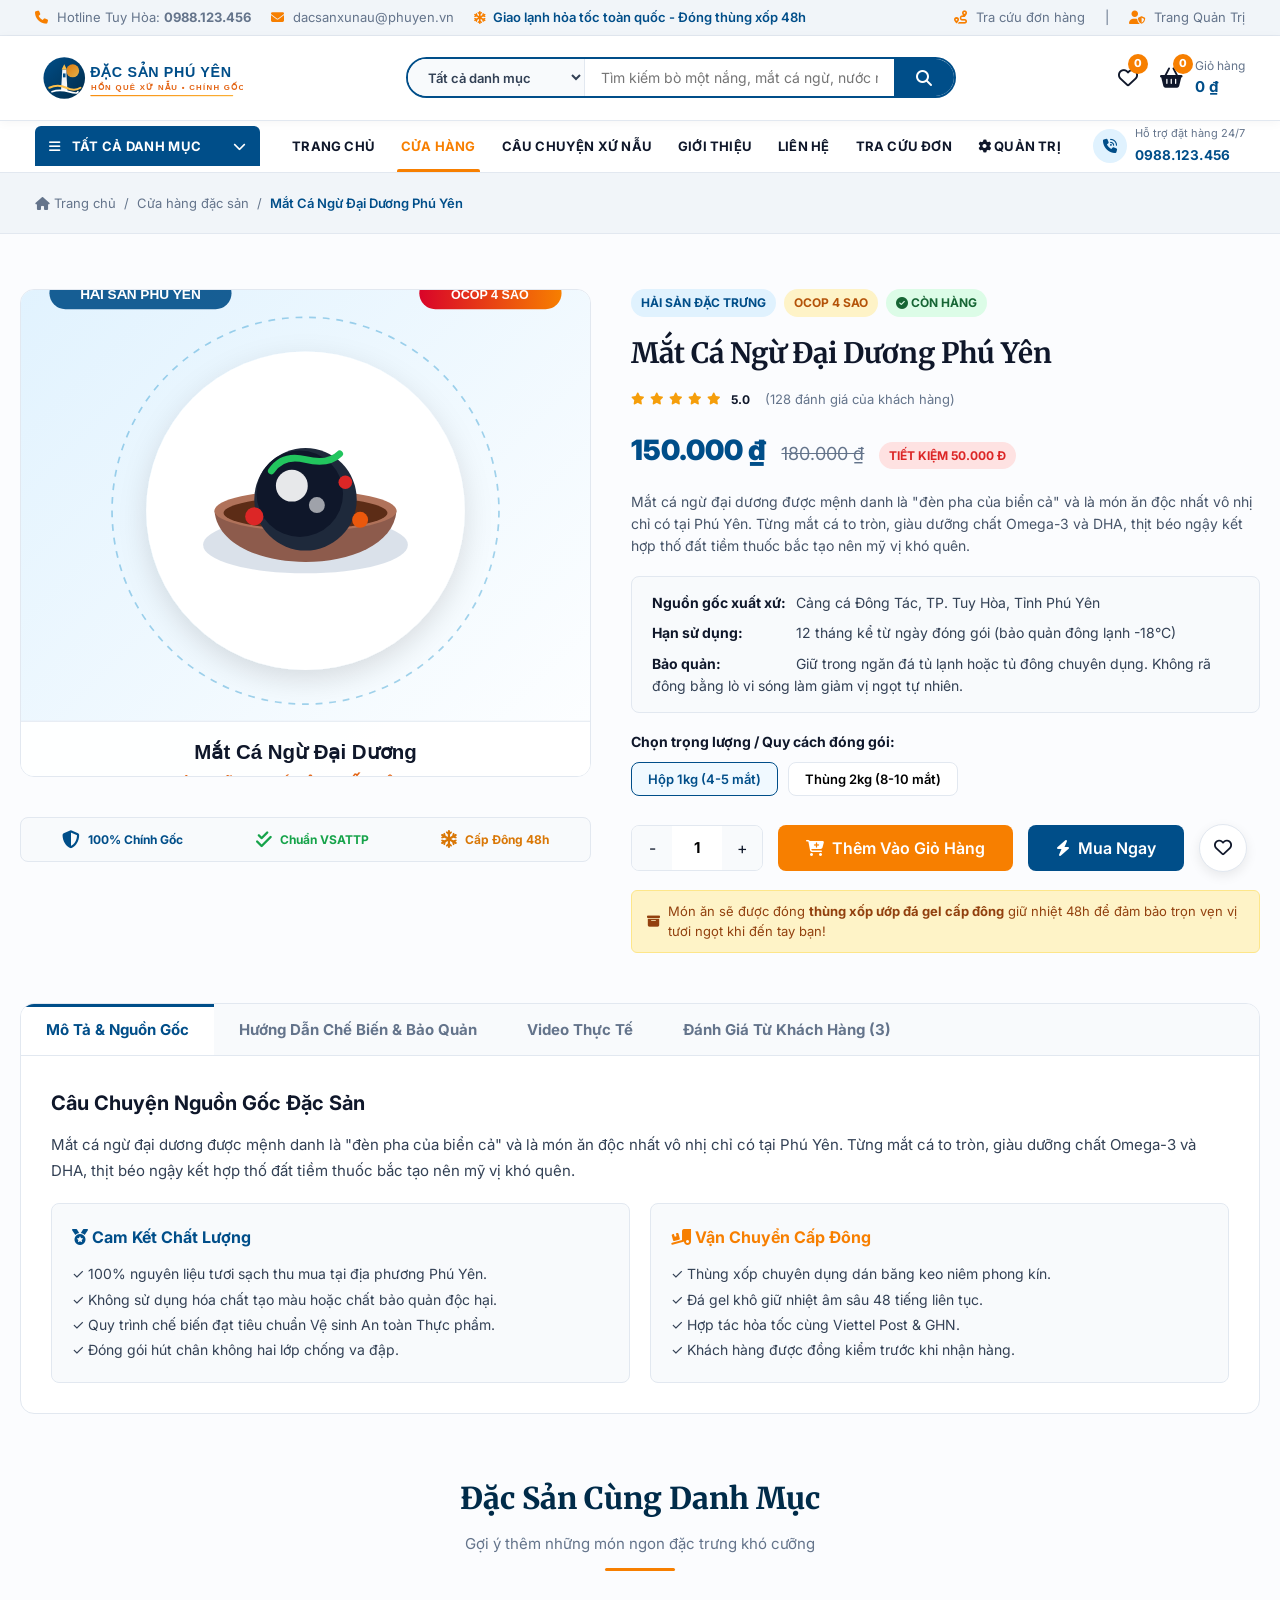
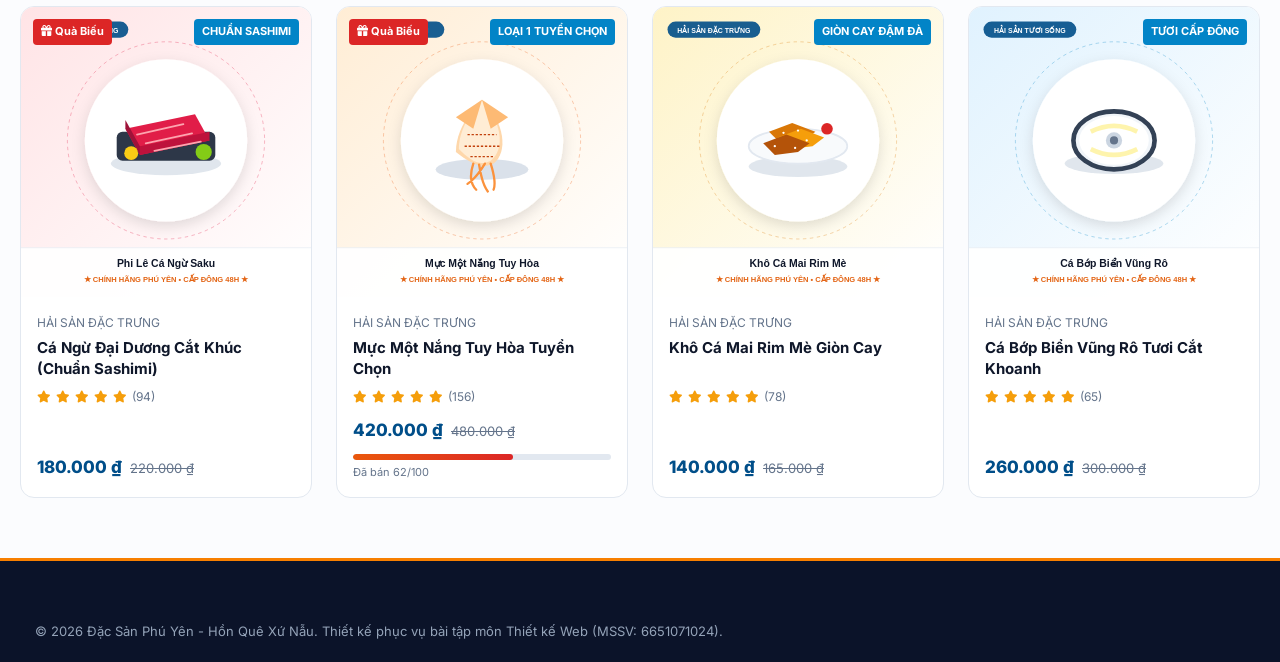
<file: product-detail.html>
<!DOCTYPE html>
<html lang="vi">
<head>
  <meta charset="UTF-8">
  <meta name="viewport" content="width=device-width, initial-scale=1.0">
  <title>Chi Tiết Đặc Sản Phú Yên | Hồn Quê Xứ Nẫu</title>
  <meta name="description" content="Chi tiết đặc sản chính gốc Phú Yên, hướng dẫn chế biến chuẩn vị, bảo quản cấp đông 48h và đánh giá từ khách hàng.">
  <link rel="icon" type="image/svg+xml" href="Images/logo.svg">
  <link rel="preconnect" href="https://fonts.googleapis.com">
  <link rel="preconnect" href="https://fonts.gstatic.com" crossorigin>
  <link href="https://fonts.googleapis.com/css2?family=Inter:wght@400;500;600;700;800;900&family=Merriweather:ital,wght@0,700;0,900;1,400&display=swap" rel="stylesheet">
  <link rel="stylesheet" href="https://cdnjs.cloudflare.com/ajax/libs/font-awesome/6.4.2/css/all.min.css">
  <link rel="stylesheet" href="Styles/style.css">
  <link rel="stylesheet" href="Styles/responsive.css">
</head>
<body>

  <!-- TOP BAR -->
  <header class="top-bar">
    <div class="container">
      <div class="top-bar-left">
        <span><i class="fa-solid fa-phone"></i> Hotline Tuy Hòa: <strong>0988.123.456</strong></span>
        <span><i class="fa-solid fa-envelope"></i> dacsanxunau@phuyen.vn</span>
        <span class="top-bar-highlight"><i class="fa-solid fa-snowflake"></i> Giao lạnh hỏa tốc toàn quốc - Đóng thùng xốp 48h</span>
      </div>
      <div class="top-bar-right">
        <a href="order-tracking.html"><i class="fa-solid fa-route"></i> Tra cứu đơn hàng</a>
        <span>|</span>
        <a href="admin.html"><i class="fa-solid fa-user-shield"></i> Trang Quản Trị</a>
      </div>
    </div>
  </header>

  <!-- MAIN HEADER -->
  <div class="main-header">
    <div class="container">
      <div class="logo">
        <a href="index.html">
          <img src="Images/logo.svg" alt="Đặc Sản Phú Yên - Hồn Quê Xứ Nẫu">
        </a>
      </div>

      <div class="header-search">
        <form class="search-form" id="headerSearchForm">
          <select class="search-category" id="searchCategorySelect">
            <option value="all">Tất cả danh mục</option>
            <option value="hai-san">Hải sản đặc trưng</option>
            <option value="thit-nui-rung">Thịt & Núi rừng</option>
            <option value="gia-vi">Gia vị & Nguyên liệu</option>
            <option value="banh-keo">Bánh kẹo & Quà vặt</option>
          </select>
          <input type="text" class="search-input" id="searchInput" placeholder="Tìm kiếm bò một nắng, mắt cá ngừ, nước mắm..." autocomplete="off">
          <button type="submit" class="search-btn">
            <i class="fa-solid fa-magnifying-glass"></i>
          </button>
        </form>
        <div class="search-suggest" id="searchSuggestBox"></div>
      </div>

      <div class="header-actions">
        <a href="shop.html" class="action-item" title="Yêu thích">
          <i class="fa-regular fa-heart"></i>
          <span class="badge-count wishlist-badge-count">0</span>
        </a>
        <a href="cart.html" class="cart-widget">
          <div class="action-item">
            <i class="fa-solid fa-basket-shopping"></i>
            <span class="badge-count cart-badge-count">0</span>
          </div>
          <div class="cart-info">
            <span>Giỏ hàng</span>
            <span class="cart-total-price">0 đ</span>
          </div>
        </a>
        <button class="mobile-menu-btn" id="mobileMenuBtn">
          <i class="fa-solid fa-bars"></i>
        </button>
      </div>
    </div>
  </div>

  <!-- NAVIGATION BAR -->
  <nav class="main-nav" id="mainNav">
    <div class="container">
      <div class="dept-menu">
        <button class="dept-btn" id="deptBtn">
          <span><i class="fa-solid fa-bars"></i> TẤT CẢ DANH MỤC</span>
          <i class="fa-solid fa-chevron-down"></i>
        </button>
        <ul class="dept-dropdown" id="deptDropdown">
          <li><a href="shop.html?cat=hai-san"><i class="fa-solid fa-fish"></i> Hải sản đặc trưng Phú Yên</a></li>
          <li><a href="shop.html?cat=thit-nui-rung"><i class="fa-solid fa-drumstick-bite"></i> Bò một nắng & Muối kiến vàng</a></li>
          <li><a href="shop.html?cat=gia-vi"><i class="fa-solid fa-mortar-pestle"></i> Nước mắm Gành Đỏ & Bánh tráng</a></li>
          <li><a href="shop.html?cat=banh-keo"><i class="fa-solid fa-cookie-bite"></i> Bánh phu thê & Quà vặt Xứ Nẫu</a></li>
          <li><a href="shop.html?cat=qua-bieu"><i class="fa-solid fa-gift"></i> Combo Quà biếu Thượng Hạng</a></li>
        </ul>
      </div>

      <ul class="nav-menu">
        <li><a href="index.html">Trang chủ</a></li>
        <li class="active"><a href="shop.html">Cửa hàng</a></li>
        <li><a href="blog.html">Câu chuyện Xứ Nẫu</a></li>
        <li><a href="about.html">Giới thiệu</a></li>
        <li><a href="contact.html">Liên hệ</a></li>
        <li><a href="order-tracking.html">Tra cứu đơn</a></li>
        <li><a href="admin.html"><i class="fa-solid fa-gear"></i> Quản trị</a></li>
      </ul>

      <div class="nav-hotline">
        <i class="fa-solid fa-phone-volume"></i>
        <div class="nav-hotline-text">
          <span>Hỗ trợ đặt hàng 24/7</span>
          <strong>0988.123.456</strong>
        </div>
      </div>
    </div>
  </nav>

  <!-- BREADCRUMBS -->
  <div class="page-header" style="padding: 20px 0; margin-bottom: 25px;">
    <div class="container">
      <div class="breadcrumb">
        <a href="index.html"><i class="fa-solid fa-house"></i> Trang chủ</a>
        <span>/</span>
        <a href="shop.html">Cửa hàng đặc sản</a>
        <span>/</span>
        <span class="current" id="pdpBreadcrumbTitle">Chi tiết sản phẩm</span>
      </div>
    </div>
  </div>

  <!-- PDP MAIN SECTION -->
  <section class="pdp-section container">
    <div class="pdp-grid">
      <!-- Left: Image Gallery & Badges -->
      <div class="pdp-gallery">
        <div class="pdp-main-img">
          <img id="pdpMainImage" src="Images/sp-bo-mot-nang.svg" alt="Chi tiết sản phẩm">
        </div>
        <div class="pdp-thumbs" id="pdpThumbList">
          <!-- Dynamically populated -->
        </div>

        <!-- Trust Badges Strip -->
        <div style="display: flex; gap: 15px; margin-top: 10px; background: #f8fafc; padding: 12px; border-radius: 8px; border: 1px solid var(--border-color); justify-content: space-around;">
          <div style="display: flex; align-items: center; gap: 8px; font-size: 12px; color: var(--primary); font-weight: 700;">
            <i class="fa-solid fa-shield-halved" style="font-size: 18px;"></i> 100% Chính Gốc
          </div>
          <div style="display: flex; align-items: center; gap: 8px; font-size: 12px; color: #16a34a; font-weight: 700;">
            <i class="fa-solid fa-check-double" style="font-size: 18px;"></i> Chuẩn VSATTP
          </div>
          <div style="display: flex; align-items: center; gap: 8px; font-size: 12px; color: #d97706; font-weight: 700;">
            <i class="fa-solid fa-snowflake" style="font-size: 18px;"></i> Cấp Đông 48h
          </div>
        </div>
      </div>

      <!-- Right: Product Purchasing Info -->
      <div class="pdp-info">
        <div class="pdp-badges">
          <span class="badge badge-primary" id="pdpCategoryBadge">ĐẶC SẢN NÚI RỪNG</span>
          <span class="badge badge-secondary" id="pdpBadge">BÁN CHẠY NHẤT</span>
          <span class="badge badge-success" id="pdpStockBadge"><i class="fa-solid fa-circle-check"></i> Còn hàng</span>
        </div>

        <h1 class="pdp-title" id="pdpTitle">Bò Một Nắng Muối Kiến Vàng Phú Yên</h1>

        <div style="display: flex; align-items: center; gap: 15px;">
          <div class="product-rating" style="margin: 0;">
            <i class="fa-solid fa-star"></i>
            <i class="fa-solid fa-star"></i>
            <i class="fa-solid fa-star"></i>
            <i class="fa-solid fa-star"></i>
            <i class="fa-solid fa-star"></i>
            <strong id="pdpRatingText" style="color: var(--dark); margin-left: 5px;">5.0</strong>
          </div>
          <span style="color: var(--text-muted); font-size: 13px;" id="pdpReviewCountText">(342 đánh giá của khách hàng)</span>
        </div>

        <div class="pdp-price-wrap">
          <span class="pdp-price" id="pdpPrice">290.000 đ</span>
          <span class="pdp-price-old" id="pdpOldPrice">340.000 đ</span>
          <span class="badge badge-danger">Tiết kiệm 50.000 đ</span>
        </div>

        <p style="font-size: 14px; color: #475569; line-height: 1.6;" id="pdpShortDesc">
          Thịt bò tơ Tuy An mềm ngọt, thớ dài đậm vị nướng than hoa thơm lừng. Tặng kèm hũ muối kiến vàng Krông Pa vị chua thanh tự nhiên.
        </p>

        <!-- Mandatory Specs Summary -->
        <div class="pdp-meta-list">
          <div><span><strong>Nguồn gốc xuất xứ:</strong></span> <span id="pdpOrigin">Sơn Hòa, Tỉnh Phú Yên</span></div>
          <div><span><strong>Hạn sử dụng:</strong></span> <span id="pdpExpiry">06 tháng trong ngăn đông đá (-18°C)</span></div>
          <div><span><strong>Bảo quản:</strong></span> <span id="pdpPreservation">Ngăn đá tủ lạnh, đóng thùng xốp giao hỏa tốc</span></div>
        </div>

        <!-- Weight / Option Selector -->
        <div class="pdp-option-group">
          <span class="option-label">Chọn trọng lượng / Quy cách đóng gói:</span>
          <div class="option-buttons" id="pdpWeightOptions">
            <!-- Dynamically populated buttons -->
          </div>
        </div>

        <!-- Quantity & Add to Cart -->
        <div class="pdp-purchase-actions">
          <div class="qty-control">
            <button class="qty-btn" id="qtyMinusBtn">-</button>
            <input type="text" class="qty-input" id="pdpQtyInput" value="1" readonly>
            <button class="qty-btn" id="qtyPlusBtn">+</button>
          </div>

          <button class="btn btn-secondary btn-lg" id="pdpAddToCartBtn">
            <i class="fa-solid fa-cart-plus"></i> Thêm Vào Giỏ Hàng
          </button>

          <button class="btn btn-primary btn-lg" id="pdpBuyNowBtn">
            <i class="fa-solid fa-bolt"></i> Mua Ngay
          </button>

          <button class="action-btn" id="pdpWishlistBtn" title="Thêm vào yêu thích" style="width: 48px; height: 48px; font-size: 18px;">
            <i class="fa-regular fa-heart"></i>
          </button>
        </div>

        <!-- Extra Note for Cold Packaging -->
        <div style="background: #fef3c7; border: 1px solid #fde68a; padding: 10px 15px; border-radius: 6px; font-size: 13px; color: #92400e; display: flex; align-items: center; gap: 8px;">
          <i class="fa-solid fa-box-archive"></i>
          <span>Món ăn sẽ được đóng <strong>thùng xốp ướp đá gel cấp đông</strong> giữ nhiệt 48h để đảm bảo trọn vẹn vị tươi ngọt khi đến tay bạn!</span>
        </div>
      </div>
    </div>

    <!-- TABS: CHI TIẾT SẢN PHẨM, HƯỚNG DẪN CHẾ BIẾN, VIDEO, ĐÁNH GIÁ -->
    <div class="pdp-tabs-wrap">
      <div class="pdp-tab-headers">
        <button class="pdp-tab-btn active" data-tab="tab-desc">Mô Tả & Nguồn Gốc</button>
        <button class="pdp-tab-btn" data-tab="tab-cooking">Hướng Dẫn Chế Biến & Bảo Quản</button>
        <button class="pdp-tab-btn" data-tab="tab-video">Video Thực Tế</button>
        <button class="pdp-tab-btn" data-tab="tab-reviews">Đánh Giá Từ Khách Hàng (<span id="tabReviewCount">3</span>)</button>
      </div>

      <!-- Tab 1: Mô Tả -->
      <div class="pdp-tab-content active" id="tab-desc">
        <h3 style="font-size: 20px; font-weight: 700; color: var(--dark); margin-bottom: 12px;">Câu Chuyện Nguồn Gốc Đặc Sản</h3>
        <p id="pdpFullDesc" style="margin-bottom: 15px; font-size: 15px;"></p>
        <div style="display: grid; grid-template-columns: 1fr 1fr; gap: 20px; margin-top: 20px;">
          <div style="background: #f8fafc; padding: 20px; border-radius: 8px; border: 1px solid var(--border-color);">
            <h4 style="color: var(--primary); font-size: 16px; margin-bottom: 10px;"><i class="fa-solid fa-medal"></i> Cam Kết Chất Lượng</h4>
            <ul style="font-size: 14px; line-height: 1.8; color: var(--text-main);">
              <li>✓ 100% nguyên liệu tươi sạch thu mua tại địa phương Phú Yên.</li>
              <li>✓ Không sử dụng hóa chất tạo màu hoặc chất bảo quản độc hại.</li>
              <li>✓ Quy trình chế biến đạt tiêu chuẩn Vệ sinh An toàn Thực phẩm.</li>
              <li>✓ Đóng gói hút chân không hai lớp chống va đập.</li>
            </ul>
          </div>
          <div style="background: #f8fafc; padding: 20px; border-radius: 8px; border: 1px solid var(--border-color);">
            <h4 style="color: var(--secondary); font-size: 16px; margin-bottom: 10px;"><i class="fa-solid fa-truck-ramp-box"></i> Vận Chuyển Cấp Đông</h4>
            <ul style="font-size: 14px; line-height: 1.8; color: var(--text-main);">
              <li>✓ Thùng xốp chuyên dụng dán băng keo niêm phong kín.</li>
              <li>✓ Đá gel khô giữ nhiệt âm sâu 48 tiếng liên tục.</li>
              <li>✓ Hợp tác hỏa tốc cùng Viettel Post & GHN.</li>
              <li>✓ Khách hàng được đồng kiểm trước khi nhận hàng.</li>
            </ul>
          </div>
        </div>
      </div>

      <!-- Tab 2: Chế Biến -->
      <div class="pdp-tab-content" id="tab-cooking">
        <h3 style="font-size: 20px; font-weight: 700; color: var(--dark); margin-bottom: 12px;">Bí Quyết Chế Biến Chuẩn Vị Người Phú Yên</h3>
        <div style="background: #eff6ff; border-left: 4px solid var(--primary); padding: 15px 20px; border-radius: 0 8px 8px 0; margin-bottom: 20px;">
          <p id="pdpCookingGuideText" style="font-size: 15px; line-height: 1.8; color: #1e293b;"></p>
        </div>
        <h4 style="font-size: 16px; font-weight: 700; color: var(--dark); margin-bottom: 8px;">Hướng dẫn bảo quản tại nhà:</h4>
        <p id="pdpPreservationText" style="font-size: 14px; color: var(--text-muted);"></p>
      </div>

      <!-- Tab 3: Video -->
      <div class="pdp-tab-content" id="tab-video">
        <h3 style="font-size: 20px; font-weight: 700; color: var(--dark); margin-bottom: 15px;">Thước Phim Quay Cận Cảnh Đặc Sản</h3>
        <div style="max-width: 700px; margin: 0 auto; border-radius: 12px; overflow: hidden; box-shadow: var(--shadow-md);">
          <video controls style="width: 100%; display: block;" poster="Images/hero-banner.svg">
            <source src="Videos/phu-yen-specialty.mp4" type="video/mp4">
            Trình duyệt không hỗ trợ video.
          </video>
        </div>
      </div>

      <!-- Tab 4: Đánh Giá & Bình Luận -->
      <div class="pdp-tab-content" id="tab-reviews">
        <div style="display: flex; justify-content: space-between; align-items: center; margin-bottom: 20px;">
          <h3 style="font-size: 20px; font-weight: 700; color: var(--dark);">Đánh Giá Từ Khách Hàng Đã Mua</h3>
          <span style="font-size: 14px; color: var(--text-muted);">Đánh giá thật 100% từ người mua</span>
        </div>

        <!-- Sample Reviews List -->
        <div id="pdpReviewsList">
          <div class="review-item">
            <img src="Images/avatar-1.svg" alt="Nguyễn Tuấn Anh" class="review-avatar">
            <div class="review-body">
              <h4>Nguyễn Tuấn Anh <span style="font-size: 12px; font-weight: normal; color: #10b981;">✓ Đã mua hàng từ Tuy Hòa</span></h4>
              <div class="review-stars">★★★★★</div>
              <p style="font-size: 14px; color: #475569;">
                "Bò một nắng chuẩn vị quê Phú Yên luôn! Thịt nướng than hoa thơm nức mũi, chấm với hũ muối kiến vàng chua thanh rất bắt mồi. Đóng thùng xốp giao ra Hà Nội mà vẫn đông cứng ngắc. Quá hài lòng!"
              </p>
            </div>
          </div>

          <div class="review-item">
            <img src="Images/avatar-2.svg" alt="Lê Thu Hà" class="review-avatar">
            <div class="review-body">
              <h4>Lê Thu Hà <span style="font-size: 12px; font-weight: normal; color: #10b981;">✓ Đã mua hàng từ TP.HCM</span></h4>
              <div class="review-stars">★★★★★</div>
              <p style="font-size: 14px; color: #475569;">
                "Mắt cá ngừ to và tươi ngon, nấu thố đất tiềm thuốc bắc theo đúng hướng dẫn trên web ăn béo ngậy không hề bị tanh. Sẽ ủng hộ cửa hàng dài dài!"
              </p>
            </div>
          </div>

          <div class="review-item">
            <img src="Images/avatar-3.svg" alt="Trần Minh Quang" class="review-avatar">
            <div class="review-body">
              <h4>Trần Minh Quang <span style="font-size: 12px; font-weight: normal; color: #10b981;">✓ Đã mua hàng từ Đà Nẵng</span></h4>
              <div class="review-stars">★★★★★</div>
              <p style="font-size: 14px; color: #475569;">
                "Nước mắm Gành Đỏ thơm lừng, 40 độ đạm chấm thịt luộc ăn với bánh tráng Hòa Đa cuốn rau sống là chuẩn bài Xứ Nẫu rồi. Đóng gói rất kỹ, chai thủy tinh không bị trầy xước."
              </p>
            </div>
          </div>
        </div>

        <!-- Add Review Form -->
        <div class="review-form-box">
          <h4 style="font-size: 16px; font-weight: 700; color: var(--dark); margin-bottom: 12px;">Gửi Đánh Giá Của Bạn</h4>
          <form id="addReviewForm" onsubmit="handleReviewSubmit(event)">
            <div style="display: grid; grid-template-columns: 1fr 1fr; gap: 15px;">
              <div class="form-group">
                <label>Họ và tên của bạn:</label>
                <input type="text" class="form-control" id="revName" placeholder="Nhập tên..." required>
              </div>
              <div class="form-group">
                <label>Đánh giá sao:</label>
                <select class="form-control" id="revRating">
                  <option value="5">★★★★★ - Tuyệt vời (5 sao)</option>
                  <option value="4">★★★★☆ - Hài lòng (4 sao)</option>
                  <option value="3">★★★☆☆ - Bình thường (3 sao)</option>
                </select>
              </div>
            </div>
            <div class="form-group">
              <label>Nội dung nhận xét:</label>
              <textarea class="form-control" id="revComment" rows="3" placeholder="Chia sẻ cảm nhận của bạn về độ tươi ngon, cách đóng gói..." required></textarea>
            </div>
            <button type="submit" class="btn btn-primary btn-sm">Gửi Đánh Giá</button>
          </form>
        </div>
      </div>
    </div>

    <!-- RELATED PRODUCTS -->
    <div style="margin-top: 60px;">
      <div class="section-title">
        <h2>Đặc Sản Cùng Danh Mục</h2>
        <p>Gợi ý thêm những món ngon đặc trưng khó cưỡng</p>
      </div>
      <div class="product-grid" id="relatedProductsGrid">
        <!-- Rendered dynamically -->
      </div>
    </div>
  </section>

  <!-- FOOTER -->
  <footer class="main-footer">
    <div class="container">
      <div class="footer-bottom" style="border: none; padding: 0; text-align: center;">
        <p>© 2026 Đặc Sản Phú Yên - Hồn Quê Xứ Nẫu. Thiết kế phục vụ bài tập môn Thiết kế Web (MSSV: 6651071024).</p>
      </div>
    </div>
  </footer>

  <!-- Scripts -->
  <script src="Scripts/products-data.js"></script>
  <script src="Scripts/main.js"></script>
  <script>
    let currentProduct = null;
    let selectedUnitOption = null;

    function initPDP() {
      const urlParams = new URLSearchParams(window.location.search);
      const prodId = urlParams.get('id') || 'sp-01'; // Mặc định hiển thị Mắt cá ngừ hoặc Bò 1 nắng

      if (typeof getProductById !== 'function') return;
      currentProduct = getProductById(prodId) || PRODUCTS[0];

      // Gắn dữ liệu vào DOM
      document.title = `${currentProduct.name} - Đặc Sản Phú Yên`;
      document.getElementById('pdpBreadcrumbTitle').textContent = currentProduct.name;
      document.getElementById('pdpTitle').textContent = currentProduct.name;
      document.getElementById('pdpMainImage').src = currentProduct.image;
      document.getElementById('pdpPrice').textContent = formatPrice(currentProduct.price);
      if (currentProduct.oldPrice) {
        document.getElementById('pdpOldPrice').textContent = formatPrice(currentProduct.oldPrice);
      } else {
        document.getElementById('pdpOldPrice').style.display = 'none';
      }

      document.getElementById('pdpCategoryBadge').textContent = currentProduct.categoryName;
      document.getElementById('pdpBadge').textContent = currentProduct.badge;
      document.getElementById('pdpRatingText').textContent = currentProduct.rating.toFixed(1);
      document.getElementById('pdpReviewCountText').textContent = `(${currentProduct.reviewCount} đánh giá của khách hàng)`;
      document.getElementById('pdpShortDesc').textContent = currentProduct.description;
      document.getElementById('pdpFullDesc').textContent = currentProduct.description;
      document.getElementById('pdpOrigin').textContent = currentProduct.origin;
      document.getElementById('pdpExpiry').textContent = currentProduct.expiry;
      document.getElementById('pdpPreservation').textContent = currentProduct.preservation;
      document.getElementById('pdpCookingGuideText').textContent = currentProduct.cookingGuide;
      document.getElementById('pdpPreservationText').textContent = currentProduct.preservation;

      // Render weight options
      const optContainer = document.getElementById('pdpWeightOptions');
      if (optContainer && currentProduct.weightOptions) {
        optContainer.innerHTML = currentProduct.weightOptions.map((opt, i) => `
          <button class="opt-btn ${i === 0 ? 'active' : ''}" onclick="selectWeightOption(this, '${opt}')">
            ${opt}
          </button>
        `).join('');
        selectedUnitOption = currentProduct.weightOptions[0];
      }

      // Quantity buttons
      const qtyInput = document.getElementById('pdpQtyInput');
      document.getElementById('qtyMinusBtn').addEventListener('click', () => {
        let val = parseInt(qtyInput.value, 10);
        if (val > 1) qtyInput.value = val - 1;
      });
      document.getElementById('qtyPlusBtn').addEventListener('click', () => {
        let val = parseInt(qtyInput.value, 10);
        qtyInput.value = val + 1;
      });

      // Add to Cart & Buy Now
      document.getElementById('pdpAddToCartBtn').addEventListener('click', () => {
        const qty = parseInt(qtyInput.value, 10);
        addToCart(currentProduct.id, qty, selectedUnitOption);
      });

      document.getElementById('pdpBuyNowBtn').addEventListener('click', () => {
        const qty = parseInt(qtyInput.value, 10);
        addToCart(currentProduct.id, qty, selectedUnitOption);
        window.location.href = 'cart.html';
      });

      // Wishlist
      document.getElementById('pdpWishlistBtn').addEventListener('click', () => {
        toggleWishlist(currentProduct.id);
      });

      // Tab switcher
      const tabBtns = document.querySelectorAll('.pdp-tab-btn');
      const tabContents = document.querySelectorAll('.pdp-tab-content');
      tabBtns.forEach(btn => {
        btn.addEventListener('click', function() {
          tabBtns.forEach(b => b.classList.remove('active'));
          tabContents.forEach(c => c.classList.remove('active'));
          this.classList.add('active');
          const tabId = this.getAttribute('data-tab');
          const target = document.getElementById(tabId);
          if (target) target.classList.add('active');
        });
      });

      // Render Related Products
      const relGrid = document.getElementById('relatedProductsGrid');
      if (relGrid) {
        const related = PRODUCTS.filter(p => p.category === currentProduct.category && p.id !== currentProduct.id).slice(0, 4);
        relGrid.innerHTML = related.map(p => renderProductCard(p)).join('');
      }
    }

    function selectWeightOption(btn, opt) {
      document.querySelectorAll('.opt-btn').forEach(b => b.classList.remove('active'));
      btn.classList.add('active');
      selectedUnitOption = opt;
    }

    function handleReviewSubmit(e) {
      e.preventDefault();
      const name = document.getElementById('revName').value.trim();
      const comment = document.getElementById('revComment').value.trim();
      const rating = document.getElementById('revRating').value;

      const list = document.getElementById('pdpReviewsList');
      const newReview = document.createElement('div');
      newReview.className = 'review-item';
      newReview.innerHTML = `
        <img src="Images/avatar-1.svg" alt="${name}" class="review-avatar">
        <div class="review-body">
          <h4>${name} <span style="font-size: 12px; font-weight: normal; color: #10b981;">✓ Khách hàng vừa gửi</span></h4>
          <div class="review-stars">${'★'.repeat(rating)}${'☆'.repeat(5 - rating)}</div>
          <p style="font-size: 14px; color: #475569;">"${comment}"</p>
        </div>
      `;
      list.prepend(newReview);
      document.getElementById('addReviewForm').reset();
      showToast('Cảm ơn bạn!', 'Đánh giá của bạn đã được đăng thành công.', 'success');
    }

    document.addEventListener('DOMContentLoaded', initPDP);
  </script>
</body>
</html>
</file>
<file: Styles/style.css>
/* ===================================================================
   WEBSITE THƯƠNG MẠI ĐIỆN TỬ ĐẶC SẢN PHÚ YÊN - HỒN QUÊ XỨ NẪU
   Chuẩn thiết kế Organi E-commerce • Phù hợp bài tập môn Thiết kế Web
   Bảng mã: Unicode (UTF-8)
   =================================================================== */

:root {
  --primary: #004e89;
  --primary-dark: #002b49;
  --primary-light: #e0f2fe;
  --primary-hover: #003a66;
  --secondary: #f77f00;
  --secondary-hover: #d96f00;
  --accent: #e36414;
  --dark: #0f172a;
  --text-main: #334155;
  --text-muted: #64748b;
  --bg-light: #f8fafc;
  --bg-white: #ffffff;
  --border-color: #e2e8f0;
  --success: #10b981;
  --danger: #ef4444;
  --warning: #f59e0b;
  --radius: 8px;
  --radius-lg: 14px;
  --shadow-sm: 0 1px 3px rgba(0, 0, 0, 0.08);
  --shadow-md: 0 4px 12px rgba(0, 0, 0, 0.08);
  --shadow-lg: 0 10px 25px rgba(0, 0, 0, 0.12);
  --transition: all 0.3s ease;
  --font-heading: 'Merriweather', 'Playfair Display', Georgia, serif;
  --font-body: 'Inter', -apple-system, BlinkMacSystemFont, 'Segoe UI', Roboto, sans-serif;
}

* {
  margin: 0;
  padding: 0;
  box-sizing: border-box;
}

body {
  font-family: var(--font-body);
  color: var(--text-main);
  background-color: #fbfcfe;
  line-height: 1.6;
  font-size: 15px;
  overflow-x: hidden;
}

a {
  text-decoration: none;
  color: inherit;
  transition: var(--transition);
}

ul {
  list-style: none;
}

img {
  max-width: 100%;
  height: auto;
  display: block;
}

button, input, select, textarea {
  font-family: inherit;
  font-size: inherit;
}

.container {
  width: 100%;
  max-width: 1240px;
  margin: 0 auto;
  padding: 0 15px;
}

.btn {
  display: inline-flex;
  align-items: center;
  justify-content: center;
  gap: 8px;
  padding: 10px 22px;
  font-weight: 600;
  border-radius: var(--radius);
  border: none;
  cursor: pointer;
  transition: var(--transition);
  font-size: 14px;
}

.btn-primary {
  background-color: var(--primary);
  color: #fff;
}
.btn-primary:hover {
  background-color: var(--primary-hover);
  color: #fff;
}

.btn-secondary {
  background-color: var(--secondary);
  color: #fff;
}
.btn-secondary:hover {
  background-color: var(--secondary-hover);
  color: #fff;
}

.btn-outline {
  background: transparent;
  border: 1.5px solid var(--primary);
  color: var(--primary);
}
.btn-outline:hover {
  background: var(--primary);
  color: #fff;
}

.btn-sm {
  padding: 6px 14px;
  font-size: 13px;
}

.btn-lg {
  padding: 13px 28px;
  font-size: 16px;
}

.badge {
  display: inline-block;
  padding: 4px 10px;
  border-radius: 20px;
  font-size: 12px;
  font-weight: 700;
  text-transform: uppercase;
}

.badge-primary { background: var(--primary-light); color: var(--primary); }
.badge-secondary { background: #fef3c7; color: #b45309; }
.badge-danger { background: #fee2e2; color: #dc2626; }
.badge-success { background: #dcfce7; color: #166534; }

.section-title {
  text-align: center;
  margin-bottom: 35px;
  position: relative;
}

.section-title h2 {
  font-family: var(--font-heading);
  font-size: 30px;
  color: var(--primary-dark);
  font-weight: 800;
  margin-bottom: 10px;
}

.section-title p {
  color: var(--text-muted);
  font-size: 15px;
}

.section-title::after {
  content: "";
  display: block;
  width: 70px;
  height: 3px;
  background: var(--secondary);
  margin: 12px auto 0;
  border-radius: 2px;
}

/* ===================================================================
   1. TOP BAR
   =================================================================== */
.top-bar {
  background-color: #f1f5f9;
  border-bottom: 1px solid var(--border-color);
  padding: 7px 0;
  font-size: 13px;
  color: var(--text-muted);
}

.top-bar .container {
  display: flex;
  justify-content: space-between;
  align-items: center;
  flex-wrap: wrap;
  gap: 10px;
}

.top-bar-left, .top-bar-right {
  display: flex;
  align-items: center;
  gap: 20px;
}

.top-bar-left span i, .top-bar-right a i {
  color: var(--secondary);
  margin-right: 5px;
}

.top-bar-highlight {
  color: var(--primary);
  font-weight: 600;
}

.top-bar-right a:hover {
  color: var(--primary);
}

/* ===================================================================
   2. MAIN HEADER (ORGANI STYLE)
   =================================================================== */
.main-header {
  background: #ffffff;
  padding: 16px 0;
  border-bottom: 1px solid var(--border-color);
  position: sticky;
  top: 0;
  z-index: 1000;
  box-shadow: 0 2px 10px rgba(0, 0, 0, 0.04);
}

.main-header .container {
  display: flex;
  align-items: center;
  justify-content: space-between;
  gap: 20px;
}

.logo img {
  height: 52px;
  width: auto;
}

/* Search Box Organi */
.header-search {
  flex: 1;
  max-width: 550px;
  position: relative;
}

.search-form {
  display: flex;
  border: 2px solid var(--primary);
  border-radius: 30px;
  overflow: hidden;
  background: #fff;
}

.search-category {
  background: #f8fafc;
  border: none;
  border-right: 1px solid var(--border-color);
  padding: 0 16px;
  font-size: 13px;
  font-weight: 600;
  color: var(--text-main);
  outline: none;
  cursor: pointer;
}

.search-input {
  flex: 1;
  border: none;
  padding: 10px 16px;
  outline: none;
  font-size: 14px;
}

.search-btn {
  background: var(--primary);
  color: #fff;
  border: none;
  padding: 0 22px;
  cursor: pointer;
  font-size: 16px;
  transition: var(--transition);
}
.search-btn:hover {
  background: var(--secondary);
}

/* Auto-suggest dropdown */
.search-suggest {
  position: absolute;
  top: 105%;
  left: 0;
  right: 0;
  background: #fff;
  border: 1px solid var(--border-color);
  border-radius: var(--radius);
  box-shadow: var(--shadow-lg);
  display: none;
  z-index: 1001;
  max-height: 380px;
  overflow-y: auto;
}

.search-suggest.active {
  display: block;
}

.suggest-item {
  display: flex;
  align-items: center;
  gap: 12px;
  padding: 10px 15px;
  border-bottom: 1px solid #f1f5f9;
  cursor: pointer;
  transition: var(--transition);
}
.suggest-item:hover {
  background: #f0f9ff;
}
.suggest-item img {
  width: 42px;
  height: 42px;
  object-fit: cover;
  border-radius: 6px;
}
.suggest-info h4 {
  font-size: 14px;
  color: var(--dark);
  font-weight: 600;
}
.suggest-info span {
  font-size: 13px;
  color: var(--secondary);
  font-weight: 700;
}

/* Header Action Right */
.header-actions {
  display: flex;
  align-items: center;
  gap: 22px;
}

.action-item {
  position: relative;
  font-size: 20px;
  color: var(--dark);
  cursor: pointer;
}

.action-item .badge-count {
  position: absolute;
  top: -8px;
  right: -10px;
  background: var(--secondary);
  color: #fff;
  font-size: 11px;
  font-weight: 800;
  width: 20px;
  height: 20px;
  border-radius: 50%;
  display: flex;
  align-items: center;
  justify-content: center;
}

.cart-widget {
  display: flex;
  align-items: center;
  gap: 12px;
  text-decoration: none;
}

.cart-info {
  display: flex;
  flex-direction: column;
}

.cart-info span:first-child {
  font-size: 12px;
  color: var(--text-muted);
}
.cart-total-price {
  font-size: 15px;
  font-weight: 700;
  color: var(--primary);
}

.mobile-menu-btn {
  display: none;
  font-size: 24px;
  background: none;
  border: none;
  color: var(--dark);
  cursor: pointer;
}

/* ===================================================================
   3. NAVIGATION BAR
   =================================================================== */
.main-nav {
  background: #ffffff;
  border-bottom: 1px solid var(--border-color);
}

.main-nav .container {
  display: flex;
  align-items: center;
  justify-content: space-between;
}

/* Organi All Departments Dropdown Button */
.dept-menu {
  position: relative;
  width: 225px;
  flex-shrink: 0;
}

.dept-btn {
  width: 100%;
  background: var(--primary);
  color: #fff;
  padding: 12px 14px;
  font-weight: 700;
  font-size: 13px;
  display: flex;
  align-items: center;
  justify-content: space-between;
  border: none;
  cursor: pointer;
  border-top-left-radius: 6px;
  border-top-right-radius: 6px;
  letter-spacing: 0.3px;
  white-space: nowrap;
}

.dept-btn i.fa-bars {
  margin-right: 8px;
}

.dept-dropdown {
  position: absolute;
  top: 100%;
  left: 0;
  width: 100%;
  background: #fff;
  border: 1px solid var(--border-color);
  border-top: none;
  box-shadow: var(--shadow-md);
  z-index: 999;
  display: none;
}

.dept-dropdown.show, .dept-menu:hover .dept-dropdown {
  display: block;
}

.dept-dropdown li a {
  display: flex;
  align-items: center;
  gap: 10px;
  padding: 12px 18px;
  border-bottom: 1px solid #f1f5f9;
  font-size: 14px;
  color: var(--text-main);
}
.dept-dropdown li a i {
  color: var(--secondary);
  width: 18px;
}
.dept-dropdown li a:hover {
  background: #f8fafc;
  color: var(--primary);
  padding-left: 22px;
}

/* Navigation Menu */
.nav-menu {
  display: flex;
  align-items: center;
  gap: 18px;
  margin: 0 10px;
  flex: 1;
  justify-content: center;
}

.nav-menu li {
  flex-shrink: 0;
}

.nav-menu li a {
  font-weight: 700;
  font-size: 13px;
  text-transform: uppercase;
  color: var(--dark);
  padding: 15px 4px;
  display: inline-block;
  position: relative;
  white-space: nowrap;
  letter-spacing: 0.2px;
}

.nav-menu li a:hover, .nav-menu li.active a {
  color: var(--secondary);
}

.nav-menu li.active a::after {
  content: "";
  position: absolute;
  bottom: 0;
  left: 0;
  width: 100%;
  height: 3px;
  background: var(--secondary);
  border-radius: 2px 2px 0 0;
}

.nav-hotline {
  display: flex;
  align-items: center;
  gap: 8px;
  color: var(--dark);
  flex-shrink: 0;
  white-space: nowrap;
}
.nav-hotline i {
  width: 34px;
  height: 34px;
  border-radius: 50%;
  background: var(--primary-light);
  color: var(--primary);
  display: flex;
  align-items: center;
  justify-content: center;
  font-size: 14px;
}
.nav-hotline-text span {
  font-size: 11px;
  color: var(--text-muted);
  display: block;
}
.nav-hotline-text strong {
  font-size: 13.5px;
  color: var(--primary);
}

/* ===================================================================
   4. HERO BANNER SECTION (ORGANI STYLE)
   =================================================================== */
.hero-section {
  padding: 20px 0 35px;
}

.hero-slider-wrap {
  position: relative;
  border-radius: var(--radius-lg);
  overflow: hidden;
  box-shadow: var(--shadow-md);
}

.hero-slide {
  position: relative;
  min-height: 460px;
  background: #002b49 url('../Images/hero-banner.svg') right center/cover no-repeat;
  display: flex;
  align-items: center;
  padding: 45px 50px;
  color: #fff;
}

.hero-content {
  max-width: 580px;
  position: relative;
  z-index: 2;
}

.hero-tag {
  display: inline-block;
  background: var(--secondary);
  color: #fff;
  padding: 6px 14px;
  border-radius: 20px;
  font-size: 12px;
  font-weight: 800;
  letter-spacing: 1px;
  margin-bottom: 15px;
}

.hero-content h1 {
  font-family: var(--font-heading);
  font-size: 40px;
  font-weight: 900;
  line-height: 1.25;
  margin-bottom: 15px;
  color: #ffffff;
  text-shadow: 0 2px 8px rgba(0, 0, 0, 0.4);
}

.hero-content h1 span {
  color: #fcbf49;
}

.hero-content p {
  font-size: 15px;
  margin-bottom: 25px;
  color: #e0f2fe;
  line-height: 1.6;
  text-shadow: 0 1px 4px rgba(0, 0, 0, 0.3);
}

.hero-btns {
  display: flex;
  gap: 15px;
  flex-wrap: wrap;
}

/* Quick Features Organi Grid */
.features-grid {
  display: grid;
  grid-template-columns: repeat(4, 1fr);
  gap: 20px;
  margin-top: 25px;
}

.feature-card {
  background: #fff;
  padding: 20px;
  border-radius: var(--radius);
  border: 1px solid var(--border-color);
  display: flex;
  align-items: center;
  gap: 15px;
  box-shadow: var(--shadow-sm);
  transition: var(--transition);
}
.feature-card:hover {
  transform: translateY(-3px);
  box-shadow: var(--shadow-md);
  border-color: var(--secondary);
}

.feature-icon {
  width: 50px;
  height: 50px;
  border-radius: 50%;
  background: var(--primary-light);
  color: var(--primary);
  display: flex;
  align-items: center;
  justify-content: center;
  font-size: 22px;
  flex-shrink: 0;
}

.feature-info h4 {
  font-size: 14px;
  font-weight: 700;
  color: var(--dark);
}
.feature-info p {
  font-size: 12px;
  color: var(--text-muted);
}

/* ===================================================================
   5. FLASH SALE WITH COUNTDOWN TIMER
   =================================================================== */
.flash-sale-section {
  padding: 35px 0;
  background: linear-gradient(135deg, #fff7ed 0%, #ffedd5 100%);
  border-top: 1px solid #fed7aa;
  border-bottom: 1px solid #fed7aa;
  margin: 20px 0 40px;
}

.flash-sale-header {
  display: flex;
  justify-content: space-between;
  align-items: center;
  flex-wrap: wrap;
  gap: 20px;
  margin-bottom: 25px;
}

.flash-title-wrap {
  display: flex;
  align-items: center;
  gap: 15px;
}

.flash-title-wrap h2 {
  font-size: 26px;
  color: #9a3412;
  font-weight: 900;
  display: flex;
  align-items: center;
  gap: 8px;
}
.flash-title-wrap h2 i {
  color: #ea580c;
  animation: pulse 1.2s infinite;
}

@keyframes pulse {
  0% { transform: scale(1); }
  50% { transform: scale(1.2); }
  100% { transform: scale(1); }
}

.countdown-box {
  display: flex;
  align-items: center;
  gap: 8px;
}
.countdown-box span.cd-label {
  font-size: 13px;
  font-weight: 700;
  color: #9a3412;
  text-transform: uppercase;
}
.time-unit {
  background: #9a3412;
  color: #fff;
  padding: 6px 10px;
  border-radius: 6px;
  font-weight: 800;
  font-size: 16px;
  min-width: 38px;
  text-align: center;
}
.time-sep {
  font-weight: 900;
  color: #9a3412;
  font-size: 18px;
}

/* ===================================================================
   6. CATEGORIES SHOWCASE
   =================================================================== */
.categories-section {
  padding: 40px 0;
}

.category-grid {
  display: grid;
  grid-template-columns: repeat(4, 1fr);
  gap: 20px;
}

.cat-item {
  background: #fff;
  border: 1px solid var(--border-color);
  border-radius: var(--radius-lg);
  overflow: hidden;
  text-align: center;
  padding: 24px 15px;
  transition: var(--transition);
  cursor: pointer;
  display: block;
}
.cat-item:hover {
  transform: translateY(-5px);
  box-shadow: var(--shadow-md);
  border-color: var(--secondary);
}

.cat-thumb {
  width: 90px;
  height: 90px;
  margin: 0 auto 15px;
  border-radius: 50%;
  background: #f1f5f9;
  overflow: hidden;
  display: flex;
  align-items: center;
  justify-content: center;
  border: 3px solid #f8fafc;
}
.cat-thumb img {
  width: 100%;
  height: 100%;
  object-fit: cover;
}

.cat-item h3 {
  font-size: 16px;
  font-weight: 700;
  color: var(--dark);
  margin-bottom: 5px;
}
.cat-item span {
  font-size: 13px;
  color: var(--text-muted);
}

/* ===================================================================
   7. PRODUCT CARD & TABS (ORGANI STYLE)
   =================================================================== */
.products-section {
  padding: 40px 0;
}

.filter-tabs {
  display: flex;
  justify-content: center;
  gap: 12px;
  flex-wrap: wrap;
  margin-bottom: 30px;
}

.filter-btn {
  padding: 8px 20px;
  border: none;
  background: #f1f5f9;
  color: var(--text-main);
  font-weight: 600;
  border-radius: 25px;
  cursor: pointer;
  transition: var(--transition);
  font-size: 14px;
}

.filter-btn.active, .filter-btn:hover {
  background: var(--primary);
  color: #fff;
}

.product-grid {
  display: grid;
  grid-template-columns: repeat(4, 1fr);
  gap: 24px;
}

.product-card {
  background: #fff;
  border: 1px solid var(--border-color);
  border-radius: var(--radius-lg);
  overflow: hidden;
  transition: var(--transition);
  position: relative;
  display: flex;
  flex-direction: column;
}
.product-card:hover {
  box-shadow: var(--shadow-lg);
  border-color: #cbd5e1;
  transform: translateY(-4px);
}

.product-thumb {
  position: relative;
  padding-top: 100%;
  overflow: hidden;
  background: #f8fafc;
}
.product-thumb img {
  position: absolute;
  top: 0;
  left: 0;
  width: 100%;
  height: 100%;
  object-fit: cover;
  transition: transform 0.4s ease;
}
.product-card:hover .product-thumb img {
  transform: scale(1.05);
}

/* Badges */
.badge-gift {
  position: absolute;
  top: 12px;
  left: 12px;
  background: #dc2626;
  color: #fff;
  font-size: 11px;
  font-weight: 700;
  padding: 4px 8px;
  border-radius: 4px;
  z-index: 2;
}
.badge-season {
  position: absolute;
  top: 12px;
  right: 12px;
  background: #0284c7;
  color: #fff;
  font-size: 11px;
  font-weight: 700;
  padding: 4px 8px;
  border-radius: 4px;
  z-index: 2;
}

/* Hover Quick Action Buttons */
.product-actions {
  position: absolute;
  bottom: -50px;
  left: 0;
  right: 0;
  display: flex;
  justify-content: center;
  gap: 10px;
  transition: all 0.3s ease;
  z-index: 5;
}
.product-card:hover .product-actions {
  bottom: 15px;
}

.action-btn {
  width: 38px;
  height: 38px;
  border-radius: 50%;
  background: #fff;
  color: var(--dark);
  border: 1px solid var(--border-color);
  display: flex;
  align-items: center;
  justify-content: center;
  cursor: pointer;
  box-shadow: var(--shadow-md);
  transition: var(--transition);
}
.action-btn:hover {
  background: var(--primary);
  color: #fff;
  border-color: var(--primary);
}

.product-body {
  padding: 16px;
  flex: 1;
  display: flex;
  flex-direction: column;
}

.product-category {
  font-size: 12px;
  color: var(--text-muted);
  text-transform: uppercase;
  margin-bottom: 5px;
}

.product-title {
  font-size: 15px;
  font-weight: 700;
  color: var(--dark);
  margin-bottom: 8px;
  line-height: 1.4;
  height: 42px;
  overflow: hidden;
  display: -webkit-box;
  -webkit-line-clamp: 2;
  -webkit-box-orient: vertical;
}
.product-title a:hover {
  color: var(--primary);
}

.product-rating {
  color: #f59e0b;
  font-size: 12px;
  margin-bottom: 10px;
  display: flex;
  align-items: center;
  gap: 5px;
}
.product-rating span {
  color: var(--text-muted);
  font-size: 12px;
}

.product-price {
  margin-top: auto;
  display: flex;
  align-items: baseline;
  gap: 8px;
}
.price-current {
  font-size: 17px;
  font-weight: 800;
  color: var(--primary);
}
.price-old {
  font-size: 13px;
  color: var(--text-muted);
  text-decoration: line-through;
}

/* Sale progress bar on Flash sale cards */
.sale-progress {
  margin-top: 10px;
}
.sale-progress-bar {
  height: 6px;
  background: #e2e8f0;
  border-radius: 3px;
  overflow: hidden;
}
.sale-progress-fill {
  height: 100%;
  background: linear-gradient(90deg, #ea580c, #dc2626);
  border-radius: 3px;
}
.sale-progress-text {
  font-size: 11px;
  color: var(--text-muted);
  margin-top: 4px;
  display: block;
}

/* ===================================================================
   8. PROMOTION BANNER PAIR (ORGANI STYLE)
   =================================================================== */
.promo-banners-section {
  padding: 30px 0;
}

.promo-grid {
  display: grid;
  grid-template-columns: 1fr 1fr;
  gap: 25px;
}

.promo-banner-card {
  position: relative;
  border-radius: var(--radius-lg);
  overflow: hidden;
  box-shadow: var(--shadow-sm);
  transition: var(--transition);
}
.promo-banner-card:hover {
  transform: translateY(-3px);
  box-shadow: var(--shadow-md);
}
.promo-banner-card img {
  width: 100%;
  height: auto;
  display: block;
}

/* Wide Shipping Banner */
.shipping-banner-section {
  padding: 25px 0 40px;
}
.shipping-banner-section img {
  width: 100%;
  border-radius: var(--radius-lg);
  box-shadow: var(--shadow-sm);
}

/* ===================================================================
   9. SOUND & VIDEO OF PHU YEN SECTION
   =================================================================== */
.media-experience-section {
  padding: 50px 0;
  background: #f1f8fc;
  border-top: 1px solid #e0f2fe;
  border-bottom: 1px solid #e0f2fe;
}

.media-grid {
  display: grid;
  grid-template-columns: 1fr 1.2fr;
  gap: 35px;
  align-items: center;
}

.media-audio-card {
  background: #fff;
  padding: 30px;
  border-radius: var(--radius-lg);
  border: 1px solid var(--border-color);
  box-shadow: var(--shadow-sm);
}

.audio-header {
  display: flex;
  align-items: center;
  gap: 15px;
  margin-bottom: 20px;
}

.audio-icon {
  width: 50px;
  height: 50px;
  border-radius: 50%;
  background: var(--primary-light);
  color: var(--primary);
  display: flex;
  align-items: center;
  justify-content: center;
  font-size: 22px;
}

.custom-audio-player {
  background: #f8fafc;
  padding: 18px;
  border-radius: var(--radius);
  margin-top: 15px;
}
.custom-audio-player audio {
  width: 100%;
  outline: none;
}

.media-video-card {
  position: relative;
  background: #000;
  border-radius: var(--radius-lg);
  overflow: hidden;
  box-shadow: var(--shadow-lg);
}

.video-container {
  position: relative;
  padding-top: 56.25%; /* 16:9 Aspect Ratio */
}

.video-container video {
  position: absolute;
  top: 0;
  left: 0;
  width: 100%;
  height: 100%;
  object-fit: cover;
}

.video-overlay-info {
  position: absolute;
  bottom: 0;
  left: 0;
  right: 0;
  padding: 20px;
  background: linear-gradient(to top, rgba(0,0,0,0.85), transparent);
  color: #fff;
}
.video-overlay-info h3 {
  font-size: 18px;
  margin-bottom: 5px;
}
.video-overlay-info p {
  font-size: 13px;
  color: #cbd5e1;
}

/* ===================================================================
   10. TRUST BADGES / QUALITY COMMITMENT
   =================================================================== */
.trust-badges-section {
  padding: 45px 0;
  background: #fff;
}

.trust-grid {
  display: grid;
  grid-template-columns: repeat(4, 1fr);
  gap: 25px;
}

.trust-item {
  text-align: center;
  padding: 25px 20px;
  background: #f8fafc;
  border-radius: var(--radius-lg);
  border: 1px solid var(--border-color);
  transition: var(--transition);
}
.trust-item:hover {
  border-color: var(--primary);
  transform: translateY(-3px);
  background: #fff;
  box-shadow: var(--shadow-md);
}

.trust-icon-wrap {
  width: 90px;
  height: 90px;
  margin: 0 auto 15px;
}
.trust-icon-wrap img {
  width: 100%;
  height: 100%;
  object-fit: contain;
}

.trust-item h4 {
  font-size: 16px;
  font-weight: 700;
  color: var(--dark);
  margin-bottom: 8px;
}
.trust-item p {
  font-size: 13px;
  color: var(--text-muted);
}

/* ===================================================================
   11. LATEST BLOG (CÂU CHUYỆN XỨ NẪU)
   =================================================================== */
.blog-section {
  padding: 50px 0;
}

.blog-grid {
  display: grid;
  grid-template-columns: repeat(3, 1fr);
  gap: 25px;
}

.blog-card {
  background: #fff;
  border: 1px solid var(--border-color);
  border-radius: var(--radius-lg);
  overflow: hidden;
  box-shadow: var(--shadow-sm);
  transition: var(--transition);
  display: flex;
  flex-direction: column;
}
.blog-card:hover {
  transform: translateY(-4px);
  box-shadow: var(--shadow-md);
}

.blog-thumb {
  position: relative;
  padding-top: 58%;
  overflow: hidden;
}
.blog-thumb img {
  position: absolute;
  top: 0;
  left: 0;
  width: 100%;
  height: 100%;
  object-fit: cover;
  transition: transform 0.4s ease;
}
.blog-card:hover .blog-thumb img {
  transform: scale(1.05);
}

.blog-body {
  padding: 20px;
  flex: 1;
  display: flex;
  flex-direction: column;
}

.blog-meta {
  display: flex;
  align-items: center;
  gap: 15px;
  font-size: 12px;
  color: var(--text-muted);
  margin-bottom: 10px;
}
.blog-meta span i {
  color: var(--secondary);
  margin-right: 5px;
}

.blog-title {
  font-size: 16px;
  font-weight: 700;
  color: var(--dark);
  margin-bottom: 10px;
  line-height: 1.4;
}
.blog-title a:hover {
  color: var(--primary);
}

.blog-excerpt {
  font-size: 13px;
  color: var(--text-muted);
  margin-bottom: 18px;
  flex: 1;
}

.blog-link {
  font-size: 13px;
  font-weight: 700;
  color: var(--primary);
  display: inline-flex;
  align-items: center;
  gap: 6px;
}
.blog-link:hover {
  color: var(--secondary);
}

/* ===================================================================
   12. NEWSLETTER SUBSCRIPTION
   =================================================================== */
.newsletter-section {
  padding: 40px 0;
  background: var(--primary-dark);
  color: #fff;
}

.newsletter-box {
  display: flex;
  justify-content: space-between;
  align-items: center;
  flex-wrap: wrap;
  gap: 25px;
}

.newsletter-text h3 {
  font-size: 24px;
  font-weight: 800;
  margin-bottom: 6px;
  color: #fff;
}
.newsletter-text p {
  font-size: 14px;
  color: #94a3b8;
}

.newsletter-form {
  display: flex;
  max-width: 500px;
  width: 100%;
}
.newsletter-form input {
  flex: 1;
  padding: 12px 18px;
  border: none;
  border-radius: 30px 0 0 30px;
  outline: none;
  font-size: 14px;
}
.newsletter-form button {
  background: var(--secondary);
  color: #fff;
  border: none;
  padding: 0 24px;
  border-radius: 0 30px 30px 0;
  font-weight: 700;
  cursor: pointer;
  transition: var(--transition);
}
.newsletter-form button:hover {
  background: var(--secondary-hover);
}

/* ===================================================================
   13. FOOTER
   =================================================================== */
.main-footer {
  background: #0b1329;
  color: #94a3b8;
  padding: 60px 0 20px;
  border-top: 3px solid var(--secondary);
  font-size: 14px;
}

.footer-grid {
  display: grid;
  grid-template-columns: 1.5fr 1fr 1fr 1.2fr;
  gap: 35px;
  margin-bottom: 45px;
}

.footer-col h4 {
  font-size: 16px;
  font-weight: 700;
  color: #ffffff;
  margin-bottom: 20px;
  position: relative;
  padding-bottom: 10px;
}
.footer-col h4::after {
  content: "";
  position: absolute;
  bottom: 0;
  left: 0;
  width: 35px;
  height: 2px;
  background: var(--secondary);
}

.footer-col p {
  margin-bottom: 12px;
  line-height: 1.6;
}

.footer-contact li {
  display: flex;
  align-items: flex-start;
  gap: 12px;
  margin-bottom: 12px;
}
.footer-contact li i {
  color: var(--secondary);
  margin-top: 4px;
}

.footer-links li {
  margin-bottom: 10px;
}
.footer-links li a {
  color: #94a3b8;
}
.footer-links li a:hover {
  color: #fff;
  padding-left: 5px;
}

.social-links {
  display: flex;
  gap: 10px;
  margin-top: 18px;
}
.social-btn {
  width: 36px;
  height: 36px;
  border-radius: 50%;
  background: #1e293b;
  color: #fff;
  display: flex;
  align-items: center;
  justify-content: center;
  transition: var(--transition);
}
.social-btn:hover {
  background: var(--primary);
  transform: translateY(-2px);
}

.footer-bottom {
  padding-top: 25px;
  border-top: 1px solid #1e293b;
  display: flex;
  justify-content: space-between;
  align-items: center;
  flex-wrap: wrap;
  gap: 15px;
  font-size: 13px;
}

.payment-methods {
  display: flex;
  align-items: center;
  gap: 8px;
}
.payment-badge {
  background: #1e293b;
  padding: 4px 10px;
  border-radius: 4px;
  color: #fff;
  font-size: 11px;
  font-weight: 700;
}

/* ===================================================================
   14. SHOP PAGE (BỘ LỌC & DANH MỤC SIDEBAR)
   =================================================================== */
.page-header {
  background: #f1f5f9;
  padding: 30px 0;
  border-bottom: 1px solid var(--border-color);
  margin-bottom: 35px;
}

.breadcrumb {
  display: flex;
  align-items: center;
  gap: 8px;
  font-size: 13px;
  color: var(--text-muted);
}
.breadcrumb a:hover {
  color: var(--primary);
}
.breadcrumb span.current {
  color: var(--primary);
  font-weight: 600;
}

.page-header h1 {
  font-family: var(--font-heading);
  font-size: 28px;
  color: var(--dark);
  margin-top: 5px;
}

.shop-layout {
  display: grid;
  grid-template-columns: 280px 1fr;
  gap: 30px;
  margin-bottom: 50px;
}

.shop-sidebar {
  display: flex;
  flex-direction: column;
  gap: 25px;
}

.sidebar-widget {
  background: #fff;
  padding: 22px;
  border-radius: var(--radius-lg);
  border: 1px solid var(--border-color);
}

.widget-title {
  font-size: 16px;
  font-weight: 700;
  color: var(--dark);
  margin-bottom: 15px;
  position: relative;
  padding-bottom: 8px;
  border-bottom: 1px solid var(--border-color);
}
.widget-title::after {
  content: "";
  position: absolute;
  bottom: -1px;
  left: 0;
  width: 40px;
  height: 2px;
  background: var(--secondary);
}

.widget-cat-list li {
  margin-bottom: 10px;
}
.widget-cat-list li a {
  display: flex;
  justify-content: space-between;
  align-items: center;
  font-size: 14px;
  color: var(--text-main);
  padding: 4px 0;
}
.widget-cat-list li a:hover, .widget-cat-list li.active a {
  color: var(--primary);
  font-weight: 700;
}
.widget-cat-list span.count {
  font-size: 12px;
  background: #f1f5f9;
  padding: 2px 8px;
  border-radius: 10px;
  color: var(--text-muted);
}

/* Price range slider */
.price-filter-box {
  display: flex;
  flex-direction: column;
  gap: 12px;
}
.price-inputs {
  display: flex;
  align-items: center;
  justify-content: space-between;
  font-size: 13px;
  color: var(--text-muted);
}
.price-slider {
  width: 100%;
  cursor: pointer;
  accent-color: var(--primary);
}

/* Checkbox filter list */
.filter-checkbox-list {
  display: flex;
  flex-direction: column;
  gap: 10px;
}
.checkbox-item {
  display: flex;
  align-items: center;
  gap: 10px;
  font-size: 14px;
  cursor: pointer;
}
.checkbox-item input {
  accent-color: var(--primary);
  width: 16px;
  height: 16px;
}

/* Shop Controls Top */
.shop-controls {
  display: flex;
  justify-content: space-between;
  align-items: center;
  flex-wrap: wrap;
  gap: 15px;
  background: #fff;
  padding: 15px 20px;
  border-radius: var(--radius);
  border: 1px solid var(--border-color);
  margin-bottom: 25px;
}

.shop-sort-box {
  display: flex;
  align-items: center;
  gap: 10px;
}
.shop-sort-box select {
  padding: 8px 14px;
  border: 1px solid var(--border-color);
  border-radius: var(--radius);
  outline: none;
  font-size: 13px;
  cursor: pointer;
  background: #fff;
}

.shop-view-modes {
  display: flex;
  gap: 6px;
}
.view-mode-btn {
  width: 36px;
  height: 36px;
  border: 1px solid var(--border-color);
  background: #fff;
  border-radius: 6px;
  cursor: pointer;
  display: flex;
  align-items: center;
  justify-content: center;
  color: var(--text-muted);
}
.view-mode-btn.active, .view-mode-btn:hover {
  background: var(--primary);
  color: #fff;
  border-color: var(--primary);
}

/* Pagination */
.pagination {
  display: flex;
  justify-content: center;
  gap: 8px;
  margin-top: 40px;
}
.page-btn {
  width: 40px;
  height: 40px;
  border-radius: 6px;
  border: 1px solid var(--border-color);
  background: #fff;
  display: flex;
  align-items: center;
  justify-content: center;
  font-weight: 700;
  font-size: 14px;
  cursor: pointer;
  transition: var(--transition);
}
.page-btn.active, .page-btn:hover {
  background: var(--primary);
  color: #fff;
  border-color: var(--primary);
}

/* ===================================================================
   15. PRODUCT DETAIL PAGE (PDP)
   =================================================================== */
.pdp-section {
  padding: 30px 0 60px;
}

.pdp-grid {
  display: grid;
  grid-template-columns: 1fr 1.1fr;
  gap: 40px;
  margin-bottom: 50px;
}

.pdp-gallery {
  display: flex;
  flex-direction: column;
  gap: 15px;
}

.pdp-main-img {
  position: relative;
  background: #fff;
  border: 1px solid var(--border-color);
  border-radius: var(--radius-lg);
  overflow: hidden;
  padding-top: 85%;
}
.pdp-main-img img {
  position: absolute;
  top: 0;
  left: 0;
  width: 100%;
  height: 100%;
  object-fit: cover;
}

.pdp-thumbs {
  display: flex;
  gap: 12px;
}
.pdp-thumb-item {
  width: 80px;
  height: 80px;
  border-radius: var(--radius);
  border: 2px solid var(--border-color);
  overflow: hidden;
  cursor: pointer;
  transition: var(--transition);
}
.pdp-thumb-item.active, .pdp-thumb-item:hover {
  border-color: var(--primary);
}
.pdp-thumb-item img {
  width: 100%;
  height: 100%;
  object-fit: cover;
}

.pdp-info {
  display: flex;
  flex-direction: column;
  gap: 18px;
}

.pdp-badges {
  display: flex;
  gap: 8px;
  flex-wrap: wrap;
}

.pdp-title {
  font-family: var(--font-heading);
  font-size: 28px;
  color: var(--dark);
  line-height: 1.3;
}

.pdp-price-wrap {
  display: flex;
  align-items: baseline;
  gap: 15px;
}
.pdp-price {
  font-size: 28px;
  font-weight: 900;
  color: var(--primary);
}
.pdp-price-old {
  font-size: 18px;
  color: var(--text-muted);
  text-decoration: line-through;
}

.pdp-meta-list {
  background: #f8fafc;
  padding: 15px 20px;
  border-radius: var(--radius);
  border: 1px solid var(--border-color);
  display: flex;
  flex-direction: column;
  gap: 8px;
  font-size: 14px;
}
.pdp-meta-list span strong {
  color: var(--dark);
  min-width: 140px;
  display: inline-block;
}

/* Weight / Option Selector */
.pdp-option-group {
  display: flex;
  flex-direction: column;
  gap: 8px;
}
.option-label {
  font-size: 14px;
  font-weight: 700;
  color: var(--dark);
}
.option-buttons {
  display: flex;
  gap: 10px;
}
.opt-btn {
  padding: 8px 16px;
  border: 1.5px solid var(--border-color);
  border-radius: var(--radius);
  background: #fff;
  cursor: pointer;
  font-size: 13px;
  font-weight: 600;
  transition: var(--transition);
}
.opt-btn.active, .opt-btn:hover {
  border-color: var(--primary);
  background: #f0f9ff;
  color: var(--primary);
}

/* Quantity & CTA buttons */
.pdp-purchase-actions {
  display: flex;
  align-items: center;
  gap: 15px;
  flex-wrap: wrap;
  margin-top: 10px;
}

.qty-control {
  display: flex;
  align-items: center;
  border: 1.5px solid var(--border-color);
  border-radius: var(--radius);
  overflow: hidden;
  background: #fff;
}
.qty-btn {
  width: 40px;
  height: 44px;
  border: none;
  background: #f8fafc;
  cursor: pointer;
  font-size: 16px;
  color: var(--dark);
  display: flex;
  align-items: center;
  justify-content: center;
  transition: var(--transition);
}
.qty-btn:hover {
  background: #e2e8f0;
}
.qty-input {
  width: 50px;
  height: 44px;
  border: none;
  text-align: center;
  font-weight: 700;
  outline: none;
  font-size: 15px;
}

/* PDP Tabs Section */
.pdp-tabs-wrap {
  margin-top: 40px;
  background: #fff;
  border-radius: var(--radius-lg);
  border: 1px solid var(--border-color);
  overflow: hidden;
}

.pdp-tab-headers {
  display: flex;
  border-bottom: 1px solid var(--border-color);
  background: #f8fafc;
}
.pdp-tab-btn {
  padding: 16px 25px;
  border: none;
  background: none;
  font-weight: 700;
  font-size: 15px;
  color: var(--text-muted);
  cursor: pointer;
  position: relative;
  transition: var(--transition);
}
.pdp-tab-btn.active {
  color: var(--primary);
  background: #fff;
}
.pdp-tab-btn.active::after {
  content: "";
  position: absolute;
  top: 0;
  left: 0;
  right: 0;
  height: 3px;
  background: var(--primary);
}

.pdp-tab-content {
  padding: 30px;
  display: none;
  line-height: 1.7;
}
.pdp-tab-content.active {
  display: block;
}

/* Review / Rating list */
.review-item {
  display: flex;
  gap: 15px;
  padding: 15px 0;
  border-bottom: 1px solid var(--border-color);
}
.review-avatar {
  width: 45px;
  height: 45px;
  border-radius: 50%;
  overflow: hidden;
  flex-shrink: 0;
}
.review-body h4 {
  font-size: 14px;
  font-weight: 700;
  color: var(--dark);
}
.review-stars {
  color: #f59e0b;
  font-size: 12px;
  margin: 3px 0 6px;
}

/* Form add review */
.review-form-box {
  margin-top: 25px;
  padding: 20px;
  background: #f8fafc;
  border-radius: var(--radius);
  border: 1px solid var(--border-color);
}
.form-group {
  margin-bottom: 15px;
}
.form-group label {
  display: block;
  font-weight: 600;
  font-size: 13px;
  margin-bottom: 5px;
  color: var(--dark);
}
.form-control {
  width: 100%;
  padding: 10px 14px;
  border: 1px solid var(--border-color);
  border-radius: var(--radius);
  font-size: 14px;
  outline: none;
  background: #fff;
}
.form-control:focus {
  border-color: var(--primary);
}

/* ===================================================================
   16. CART & CHECKOUT PAGES
   =================================================================== */
.cart-table-wrap {
  background: #fff;
  border: 1px solid var(--border-color);
  border-radius: var(--radius-lg);
  overflow-x: auto;
  margin-bottom: 30px;
}

.cart-table {
  width: 100%;
  border-collapse: collapse;
  text-align: left;
}

.cart-table th {
  background: #f8fafc;
  padding: 16px 20px;
  font-size: 13px;
  font-weight: 700;
  color: var(--dark);
  text-transform: uppercase;
  border-bottom: 1px solid var(--border-color);
}

.cart-table td {
  padding: 18px 20px;
  border-bottom: 1px solid var(--border-color);
  vertical-align: middle;
}

.cart-item-title {
  display: flex;
  align-items: center;
  gap: 15px;
}
.cart-item-thumb {
  width: 65px;
  height: 65px;
  border-radius: 8px;
  overflow: hidden;
  border: 1px solid var(--border-color);
  flex-shrink: 0;
}
.cart-item-info h4 {
  font-size: 15px;
  font-weight: 700;
  color: var(--dark);
}
.cart-item-info span {
  font-size: 13px;
  color: var(--text-muted);
}

.cart-remove-btn {
  background: none;
  border: none;
  color: #ef4444;
  cursor: pointer;
  font-size: 16px;
  transition: var(--transition);
}
.cart-remove-btn:hover {
  transform: scale(1.2);
}

/* Packaging & Shipping Grid */
.cart-extras-grid {
  display: grid;
  grid-template-columns: 1fr 1fr;
  gap: 25px;
  margin-bottom: 30px;
}

.extra-box {
  background: #fff;
  padding: 22px;
  border-radius: var(--radius-lg);
  border: 1px solid var(--border-color);
}
.extra-box h3 {
  font-size: 16px;
  font-weight: 700;
  color: var(--dark);
  margin-bottom: 15px;
  display: flex;
  align-items: center;
  gap: 8px;
}

.package-option {
  display: flex;
  align-items: flex-start;
  gap: 12px;
  padding: 12px;
  border: 1px solid var(--border-color);
  border-radius: var(--radius);
  margin-bottom: 10px;
  cursor: pointer;
  transition: var(--transition);
}
.package-option:hover, .package-option.selected {
  border-color: var(--primary);
  background: #f0f9ff;
}

/* Coupon code inline */
.coupon-form {
  display: flex;
  gap: 10px;
  margin-top: 10px;
}

/* Order Summary Box */
.cart-summary-box {
  background: #fff;
  padding: 25px;
  border-radius: var(--radius-lg);
  border: 1.5px solid var(--primary);
  box-shadow: var(--shadow-md);
}

.summary-row {
  display: flex;
  justify-content: space-between;
  padding: 10px 0;
  border-bottom: 1px solid #f1f5f9;
  font-size: 14px;
}
.summary-total {
  font-size: 18px;
  font-weight: 800;
  color: var(--primary);
  border-bottom: none;
  padding-top: 15px;
}

/* Checkout Page 2 Columns */
.checkout-grid {
  display: grid;
  grid-template-columns: 1.3fr 1fr;
  gap: 35px;
  margin-bottom: 60px;
}

.checkout-box {
  background: #fff;
  padding: 28px;
  border-radius: var(--radius-lg);
  border: 1px solid var(--border-color);
}

.checkout-box h2 {
  font-size: 18px;
  font-weight: 700;
  color: var(--dark);
  margin-bottom: 20px;
  padding-bottom: 10px;
  border-bottom: 1px solid var(--border-color);
}

.payment-method-item {
  border: 1px solid var(--border-color);
  border-radius: var(--radius);
  padding: 15px;
  margin-bottom: 12px;
  cursor: pointer;
  transition: var(--transition);
}
.payment-method-item:hover, .payment-method-item.active {
  border-color: var(--primary);
  background: #f8fafc;
}
.payment-method-item .method-title {
  display: flex;
  align-items: center;
  gap: 10px;
  font-weight: 700;
  font-size: 14px;
  color: var(--dark);
}
.payment-detail {
  margin-top: 12px;
  padding-top: 12px;
  border-top: 1px dashed var(--border-color);
  font-size: 13px;
  color: var(--text-muted);
  display: none;
}
.payment-method-item.active .payment-detail {
  display: block;
}

/* QR Code Display Container */
.qr-preview-box {
  text-align: center;
  padding: 15px;
  background: #fff;
  border-radius: var(--radius);
  border: 1px solid #cbd5e1;
  margin-top: 10px;
}
.qr-preview-box img {
  max-width: 200px;
  margin: 0 auto 10px;
}

/* ===================================================================
   17. ORDER TRACKING & TIMELINE
   =================================================================== */
.tracking-stepper {
  display: flex;
  justify-content: space-between;
  margin: 35px 0;
  position: relative;
}
.tracking-stepper::before {
  content: "";
  position: absolute;
  top: 22px;
  left: 40px;
  right: 40px;
  height: 4px;
  background: #e2e8f0;
  z-index: 1;
}

.step-item {
  position: relative;
  z-index: 2;
  text-align: center;
  flex: 1;
}
.step-circle {
  width: 46px;
  height: 46px;
  border-radius: 50%;
  background: #f1f5f9;
  border: 3px solid #cbd5e1;
  color: var(--text-muted);
  display: flex;
  align-items: center;
  justify-content: center;
  margin: 0 auto 10px;
  font-size: 18px;
  font-weight: 700;
  transition: var(--transition);
}
.step-item.completed .step-circle {
  background: var(--success);
  border-color: var(--success);
  color: #fff;
}
.step-item.active .step-circle {
  background: var(--primary);
  border-color: var(--primary);
  color: #fff;
  box-shadow: 0 0 0 5px rgba(0, 78, 137, 0.2);
}
.step-title {
  font-size: 13px;
  font-weight: 700;
  color: var(--dark);
}
.step-time {
  font-size: 11px;
  color: var(--text-muted);
}

/* ===================================================================
   18. ADMIN DASHBOARD (MỤC 4 BÀI TẬP)
   =================================================================== */
.admin-stats-grid {
  display: grid;
  grid-template-columns: repeat(4, 1fr);
  gap: 20px;
  margin-bottom: 30px;
}
.stat-card {
  background: #fff;
  padding: 20px;
  border-radius: var(--radius-lg);
  border: 1px solid var(--border-color);
  display: flex;
  align-items: center;
  gap: 15px;
  box-shadow: var(--shadow-sm);
}
.stat-icon {
  width: 50px;
  height: 50px;
  border-radius: var(--radius);
  display: flex;
  align-items: center;
  justify-content: center;
  font-size: 22px;
}
.stat-blue { background: #e0f2fe; color: #0284c7; }
.stat-green { background: #dcfce7; color: #16a34a; }
.stat-orange { background: #ffedd5; color: #ea580c; }
.stat-purple { background: #f3e8ff; color: #9333ea; }

.stat-info h3 {
  font-size: 22px;
  font-weight: 800;
  color: var(--dark);
}
.stat-info p {
  font-size: 13px;
  color: var(--text-muted);
}

/* Charts & Tables */
.admin-card {
  background: #fff;
  border-radius: var(--radius-lg);
  border: 1px solid var(--border-color);
  padding: 24px;
  margin-bottom: 30px;
  box-shadow: var(--shadow-sm);
}
.admin-card-header {
  display: flex;
  justify-content: space-between;
  align-items: center;
  margin-bottom: 20px;
  padding-bottom: 12px;
  border-bottom: 1px solid var(--border-color);
}
.admin-card-header h3 {
  font-size: 18px;
  font-weight: 700;
  color: var(--dark);
}

/* ===================================================================
   19. MODALS & TOAST NOTIFICATIONS
   =================================================================== */
.modal-overlay {
  position: fixed;
  top: 0;
  left: 0;
  width: 100%;
  height: 100%;
  background: rgba(0, 0, 0, 0.65);
  display: none;
  align-items: center;
  justify-content: center;
  z-index: 2000;
  padding: 20px;
}
.modal-overlay.active {
  display: flex;
}

.modal-container {
  background: #fff;
  border-radius: var(--radius-lg);
  max-width: 750px;
  width: 100%;
  max-height: 90vh;
  overflow-y: auto;
  position: relative;
  box-shadow: var(--shadow-lg);
  animation: modalIn 0.3s ease;
}

@keyframes modalIn {
  from { transform: translateY(-20px); opacity: 0; }
  to { transform: translateY(0); opacity: 1; }
}

.modal-close-btn {
  position: absolute;
  top: 15px;
  right: 15px;
  background: #f1f5f9;
  border: none;
  width: 32px;
  height: 32px;
  border-radius: 50%;
  cursor: pointer;
  font-size: 16px;
  color: var(--dark);
  display: flex;
  align-items: center;
  justify-content: center;
  z-index: 10;
}

/* Toast Container */
.toast-container {
  position: fixed;
  bottom: 25px;
  right: 25px;
  display: flex;
  flex-direction: column;
  gap: 10px;
  z-index: 3000;
}

.toast {
  background: #fff;
  border-radius: var(--radius);
  padding: 14px 20px;
  box-shadow: var(--shadow-lg);
  display: flex;
  align-items: center;
  gap: 12px;
  min-width: 300px;
  border-left: 4px solid var(--primary);
  animation: toastSlide 0.3s ease forwards;
}
.toast.success { border-left-color: var(--success); }
.toast.danger { border-left-color: var(--danger); }
.toast.warning { border-left-color: var(--warning); }

@keyframes toastSlide {
  from { transform: translateX(100%); opacity: 0; }
  to { transform: translateX(0); opacity: 1; }
}

.toast i { font-size: 18px; }
.toast.success i { color: var(--success); }
.toast.danger i { color: var(--danger); }
.toast.warning i { color: var(--warning); }
.toast-content h5 { font-size: 14px; font-weight: 700; color: var(--dark); }
.toast-content p { font-size: 12px; color: var(--text-muted); }
</file>
<file: Styles/responsive.css>
/* ===================================================================
   RESPONSIVE STYLES FOR ĐẶC SẢN PHÚ YÊN
   Bảng mã: Unicode (UTF-8)
   =================================================================== */

/* Medium Laptops & Compact Desktops (992px - 1180px) */
@media (max-width: 1180px) {
  .nav-menu {
    gap: 12px;
    margin: 0 5px;
  }
  .nav-menu li a {
    font-size: 12px;
    padding: 15px 2px;
  }
  .nav-hotline-text {
    display: none;
  }
  .dept-menu {
    width: 195px;
  }
}

/* Tablet & Mobile Screens */
@media (max-width: 991px) {
  .top-bar-left span:last-child {
    display: none;
  }

  .main-header .container {
    flex-wrap: wrap;
  }

  .header-search {
    order: 3;
    max-width: 100%;
    width: 100%;
    margin-top: 10px;
  }

  .mobile-menu-btn {
    display: block;
  }

  .main-nav {
    display: none; /* Mobile menu toggled */
  }

  .main-nav.mobile-active {
    display: block;
    position: fixed;
    top: 0;
    left: 0;
    width: 280px;
    height: 100%;
    background: #fff;
    box-shadow: 2px 0 15px rgba(0, 0, 0, 0.2);
    z-index: 2500;
    overflow-y: auto;
    padding: 20px;
  }

  .main-nav.mobile-active .container {
    flex-direction: column;
    align-items: flex-start;
    gap: 20px;
    padding: 0;
  }

  .nav-menu {
    flex-direction: column;
    align-items: flex-start;
    gap: 10px;
    width: 100%;
  }

  .nav-menu li {
    width: 100%;
    border-bottom: 1px solid var(--border-color);
  }

  .nav-menu li a {
    padding: 10px 0;
    width: 100%;
  }

  .dept-menu {
    width: 100%;
  }

  .features-grid {
    grid-template-columns: repeat(2, 1fr);
  }

  .category-grid {
    grid-template-columns: repeat(2, 1fr);
  }

  .product-grid {
    grid-template-columns: repeat(2, 1fr);
  }

  .promo-grid {
    grid-template-columns: 1fr;
  }

  .media-grid {
    grid-template-columns: 1fr;
  }

  .trust-grid {
    grid-template-columns: repeat(2, 1fr);
  }

  .blog-grid {
    grid-template-columns: 1fr 1fr;
  }

  .footer-grid {
    grid-template-columns: 1fr 1fr;
  }

  .shop-layout {
    grid-template-columns: 1fr;
  }

  .shop-sidebar {
    display: none; /* Toggled on mobile via filter button */
  }

  .shop-sidebar.active {
    display: flex;
  }

  .pdp-grid {
    grid-template-columns: 1fr;
  }

  .cart-extras-grid {
    grid-template-columns: 1fr;
  }

  .checkout-grid {
    grid-template-columns: 1fr;
  }

  .admin-stats-grid {
    grid-template-columns: repeat(2, 1fr);
  }
}

/* Small Devices (Mobiles) */
@media (max-width: 576px) {
  .top-bar {
    display: none; /* Hide top bar on extra small screens for clean UX */
  }

  .hero-slide {
    padding: 30px 20px;
    min-height: 400px;
  }

  .hero-content h1 {
    font-size: 28px;
  }

  .hero-content p {
    font-size: 14px;
  }

  .features-grid {
    grid-template-columns: 1fr;
  }

  .category-grid {
    grid-template-columns: 1fr;
  }

  .product-grid {
    grid-template-columns: 1fr;
  }

  .trust-grid {
    grid-template-columns: 1fr;
  }

  .blog-grid {
    grid-template-columns: 1fr;
  }

  .footer-grid {
    grid-template-columns: 1fr;
  }

  .admin-stats-grid {
    grid-template-columns: 1fr;
  }

  .newsletter-box {
    flex-direction: column;
    text-align: center;
  }

  .newsletter-form {
    flex-direction: column;
    gap: 10px;
  }

  .newsletter-form input {
    border-radius: var(--radius);
  }

  .newsletter-form button {
    border-radius: var(--radius);
    padding: 12px;
  }

  .tracking-stepper {
    flex-direction: column;
    gap: 20px;
    align-items: flex-start;
  }

  .tracking-stepper::before {
    display: none;
  }

  .step-item {
    display: flex;
    align-items: center;
    gap: 15px;
    text-align: left;
  }

  .step-circle {
    margin: 0;
  }

  .cart-table th, .cart-table td {
    padding: 10px 8px;
  }

  .cart-item-thumb {
    width: 48px;
    height: 48px;
  }
}
</file>
